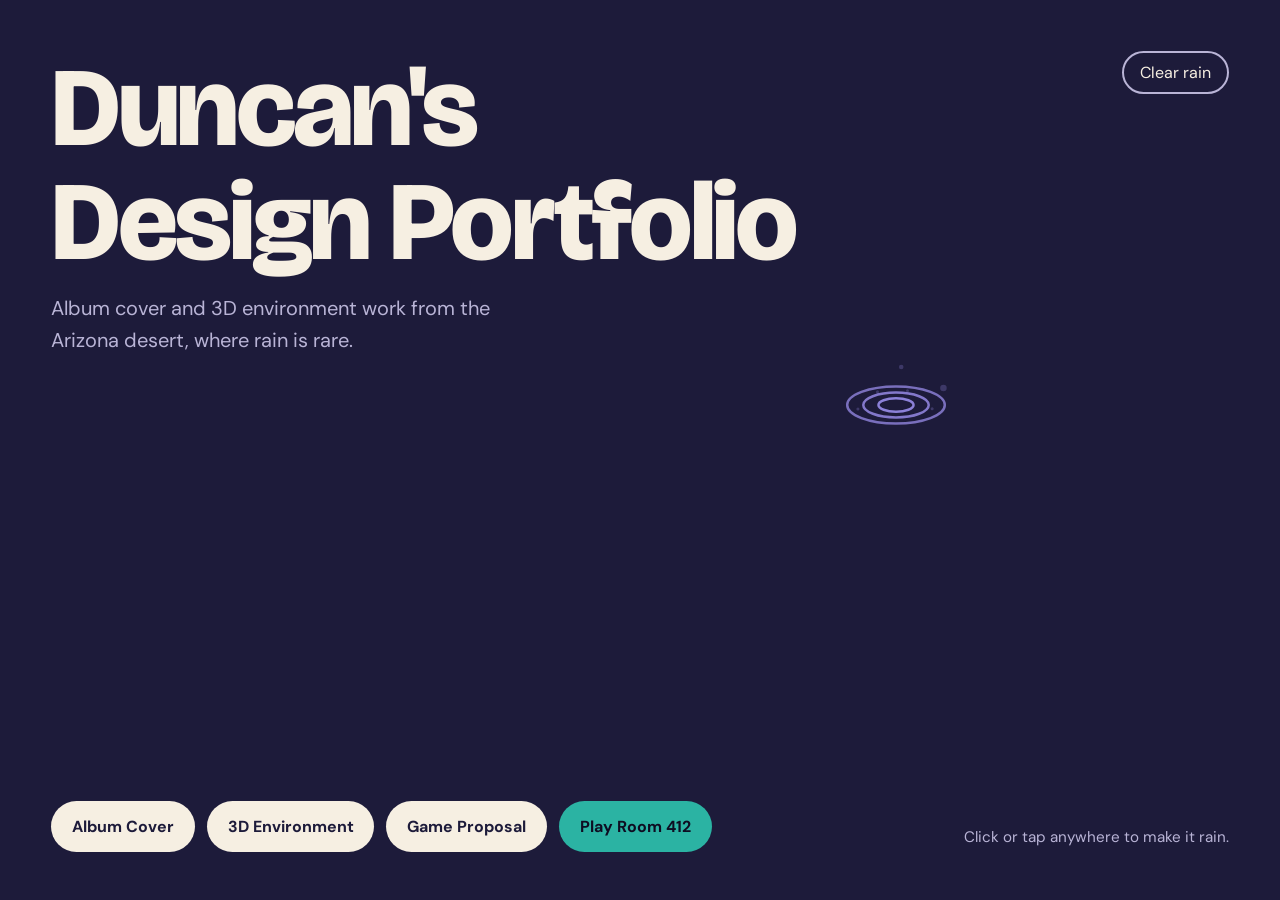
<file: index.html>
<!DOCTYPE html>
<html lang="en"><head><meta charset="utf-8">
<meta name="viewport" content="width=device-width,initial-scale=1">
<title>Duncan Sanders | Design Portfolio</title>
<link rel="preconnect" href="https://fonts.googleapis.com"><link href="https://fonts.googleapis.com/css2?family=Bricolage+Grotesque:wght@700;800&family=DM+Sans:wght@400;700&display=swap" rel="stylesheet">
<link rel="stylesheet" href="style.css?v=11"></head>
<body class="home">
<canvas id="art" aria-label="Interactive drawing area. Click or tap to make a raindrop fall."></canvas>
<header class="hero">
<h1>Duncan's<br>Design Portfolio</h1>
<p>Album cover and 3D environment work from the Arizona desert, where rain is rare.</p>
</header>
<button id="clear" type="button">Clear rain</button>
<nav class="links" aria-label="Projects">
<a href="album-cover.html">Album Cover</a>
<a href="environment.html">3D Environment</a>
<a href="hallucination-proposal.html">Game Proposal</a>
<a class="play" href="room-412.html">Play Room 412</a>
</nav>
<p class="hint">Click or tap anywhere to make it rain.</p>
<script src="art.js?v=7"></script>
</body></html>
</file>
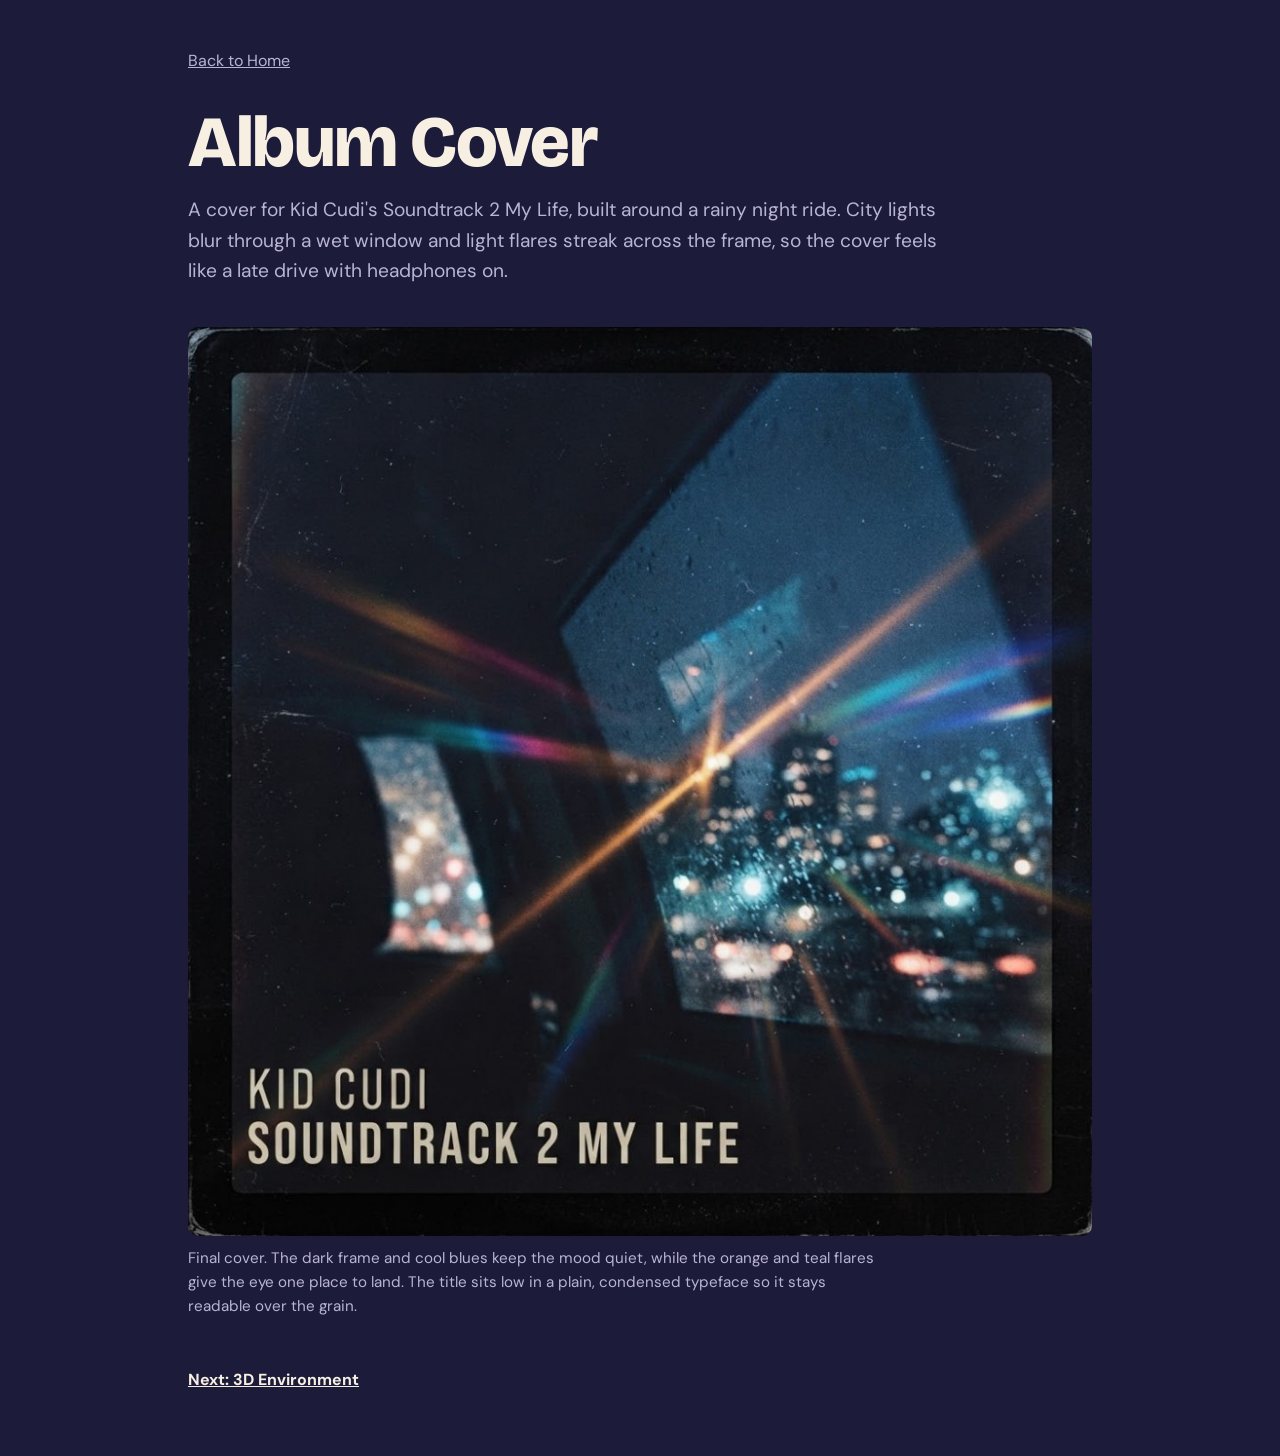
<file: album-cover.html>
<!DOCTYPE html>
<html lang="en"><head><meta charset="utf-8">
<meta name="viewport" content="width=device-width,initial-scale=1">
<title>Album Cover | Duncan Sanders </title>
<link rel="preconnect" href="https://fonts.googleapis.com"><link href="https://fonts.googleapis.com/css2?family=Bricolage+Grotesque:wght@700;800&family=DM+Sans:wght@400;700&display=swap" rel="stylesheet">
<link rel="stylesheet" href="style.css"></head>
<body><main class="page">
<a class="back" href="index.html">Back to Home</a>
<h1>Album Cover</h1>
<p class="lede">A cover for Kid Cudi's Soundtrack 2 My Life, built around a rainy night ride. City lights blur through a wet window and light flares streak across the frame, so the cover feels like a late drive with headphones on.</p>
<figure><img src="images/album-final.jpg" alt="Album cover for Kid Cudi, Soundtrack 2 My Life: a rainy car window at night with colorful light flares over blurred city lights">
<figcaption>Final cover. The dark frame and cool blues keep the mood quiet, while the orange and teal flares give the eye one place to land. The title sits low in a plain, condensed typeface so it stays readable over the grain.</figcaption></figure>
<p class="next"><a href="environment.html">Next: 3D Environment</a></p>
</main></body></html>
</file>
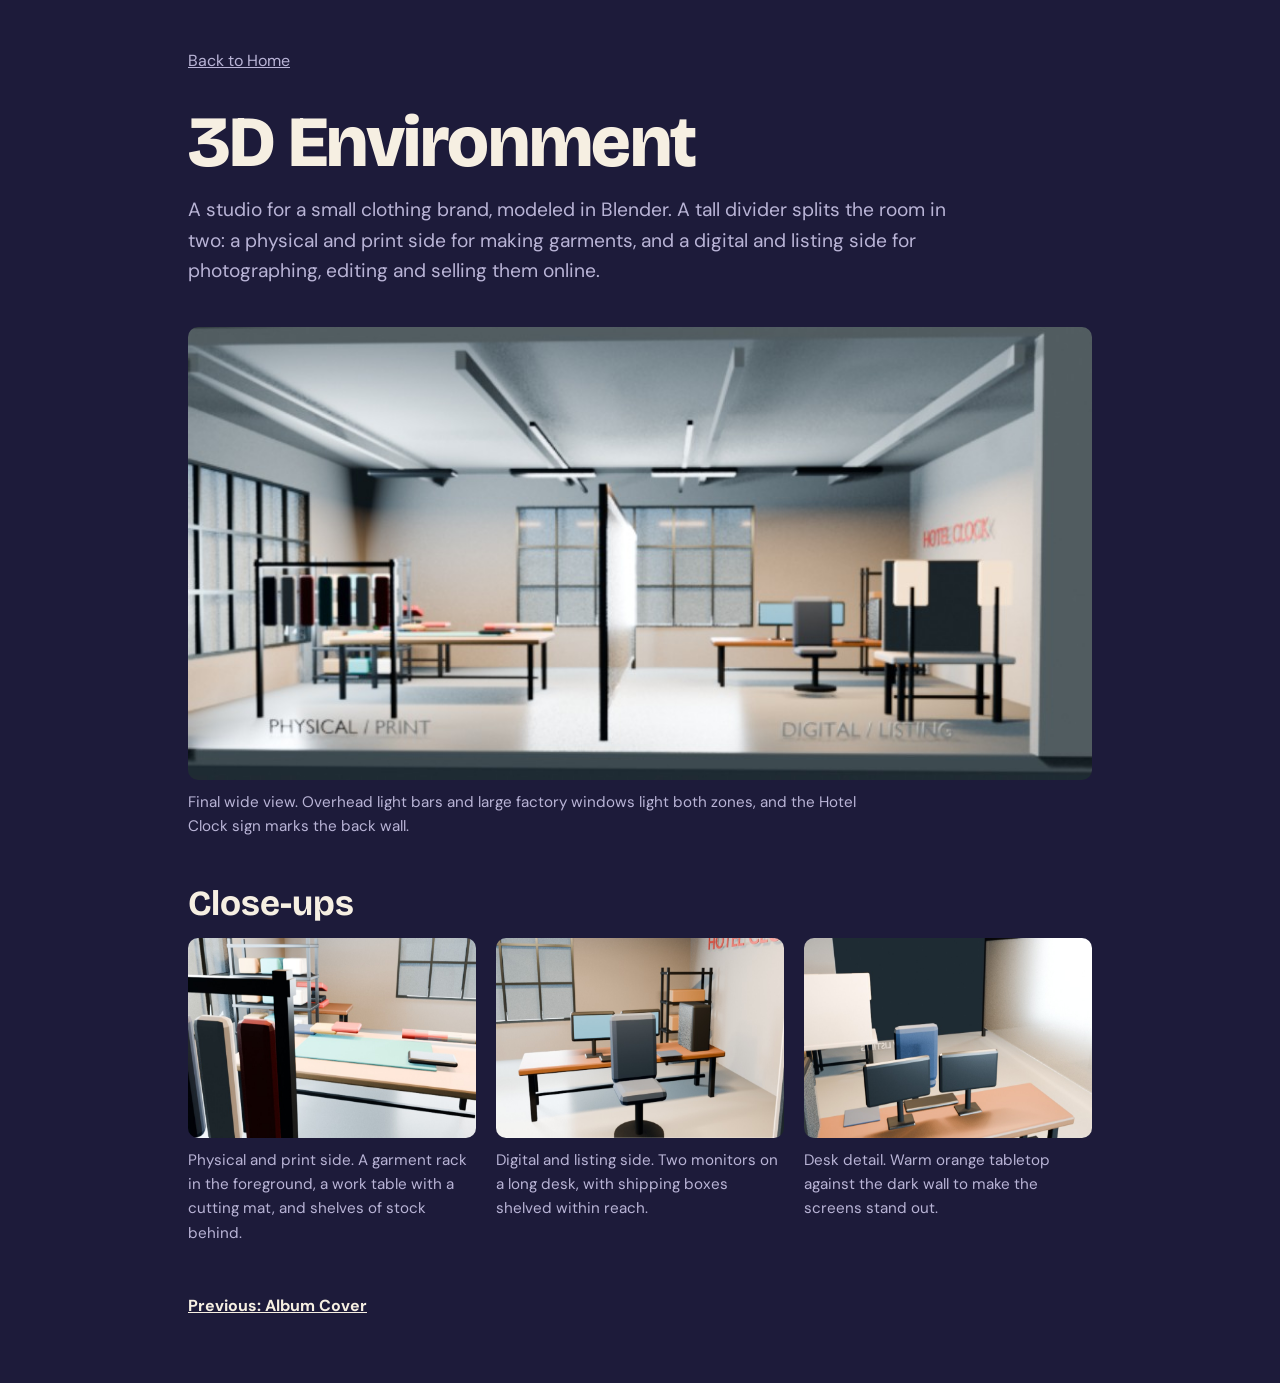
<file: environment.html>
<!DOCTYPE html>
<html lang="en"><head><meta charset="utf-8">
<meta name="viewport" content="width=device-width,initial-scale=1">
<title>3D Environment | Duncan Sanders</title>
<link rel="preconnect" href="https://fonts.googleapis.com"><link href="https://fonts.googleapis.com/css2?family=Bricolage+Grotesque:wght@700;800&family=DM+Sans:wght@400;700&display=swap" rel="stylesheet">
<link rel="stylesheet" href="style.css"></head>
<body><main class="page">
<a class="back" href="index.html">Back to Home</a>
<h1>3D Environment</h1>
<p class="lede">A studio for a small clothing brand, modeled in Blender. A tall divider splits the room in two: a physical and print side for making garments, and a digital and listing side for photographing, editing and selling them online.</p>
<figure><img src="images/env-final.jpg" alt="Wide view of the studio: a print area with a garment rack on the left and a computer desk area on the right, split by a divider">
<figcaption>Final wide view. Overhead light bars and large factory windows light both zones, and the Hotel Clock sign marks the back wall.</figcaption></figure>
<h2>Close-ups</h2>
<div class="grid">
<figure><img src="images/env-detail-3.jpg" alt="Print table with a teal mat, small stacked items and a shelving unit behind it"><figcaption>Physical and print side. A garment rack in the foreground, a work table with a cutting mat, and shelves of stock behind.</figcaption></figure>
<figure><img src="images/env-detail-2.jpg" alt="Desk with two monitors, an office chair, and a shelf of orange boxes"><figcaption>Digital and listing side. Two monitors on a long desk, with shipping boxes shelved within reach.</figcaption></figure>
<figure><img src="images/env-detail-1.jpg" alt="Close view of two monitors and a keyboard on an orange desk"><figcaption>Desk detail. Warm orange tabletop against the dark wall to make the screens stand out.</figcaption></figure>
</div>
<p class="next"><a href="album-cover.html">Previous: Album Cover</a></p>
</main></body></html>
</file>
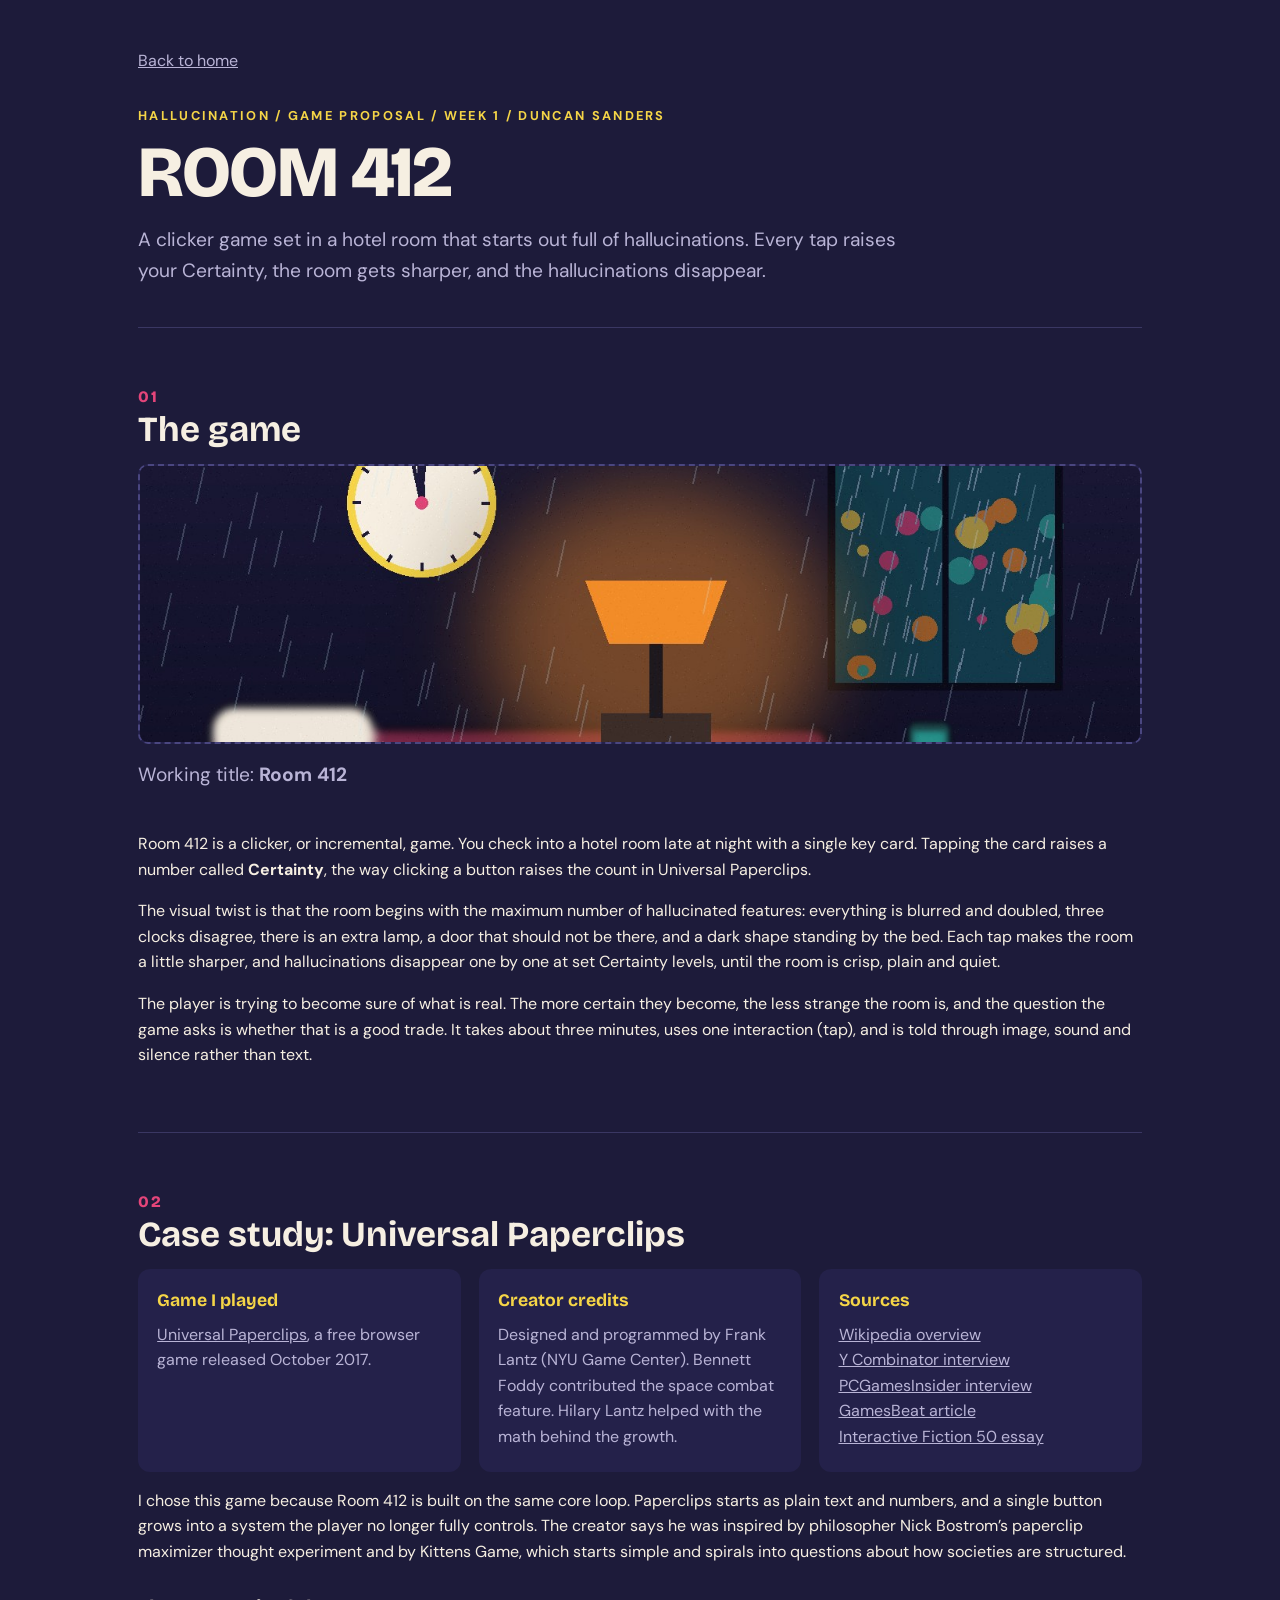
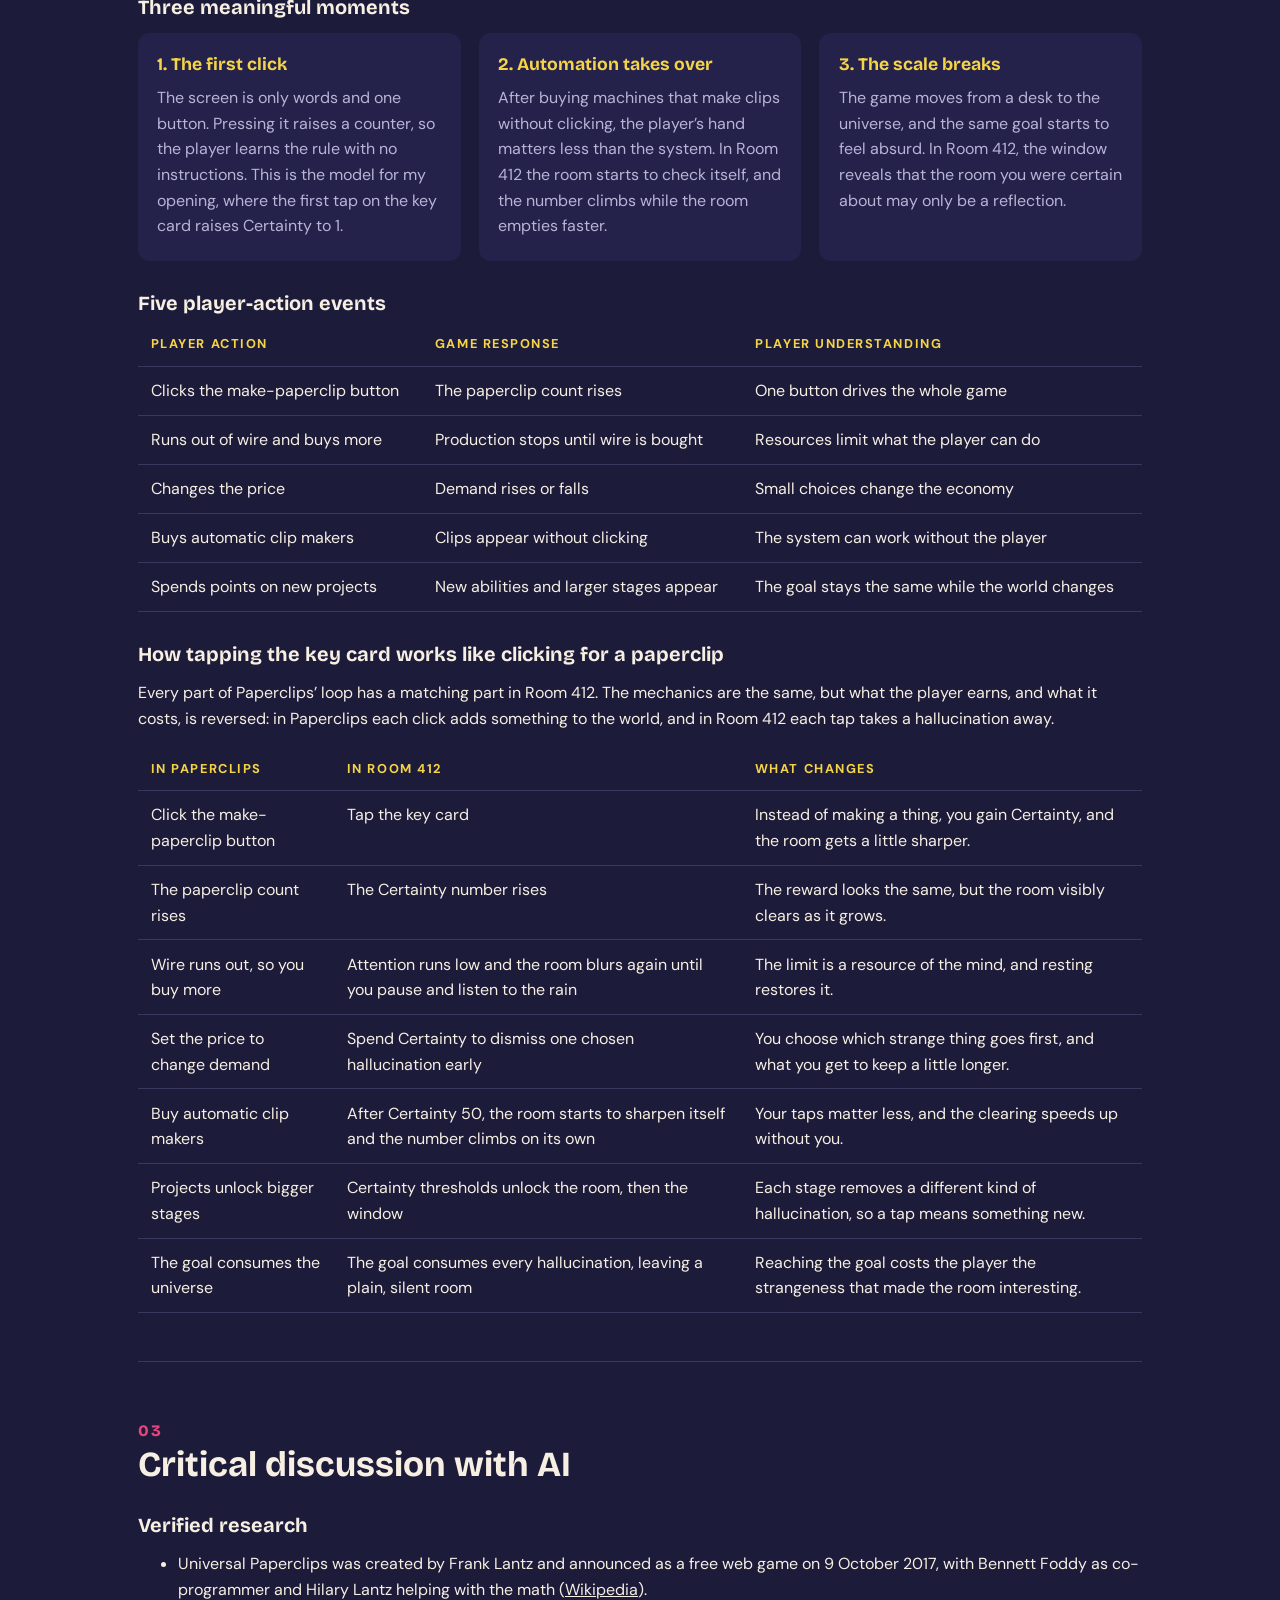
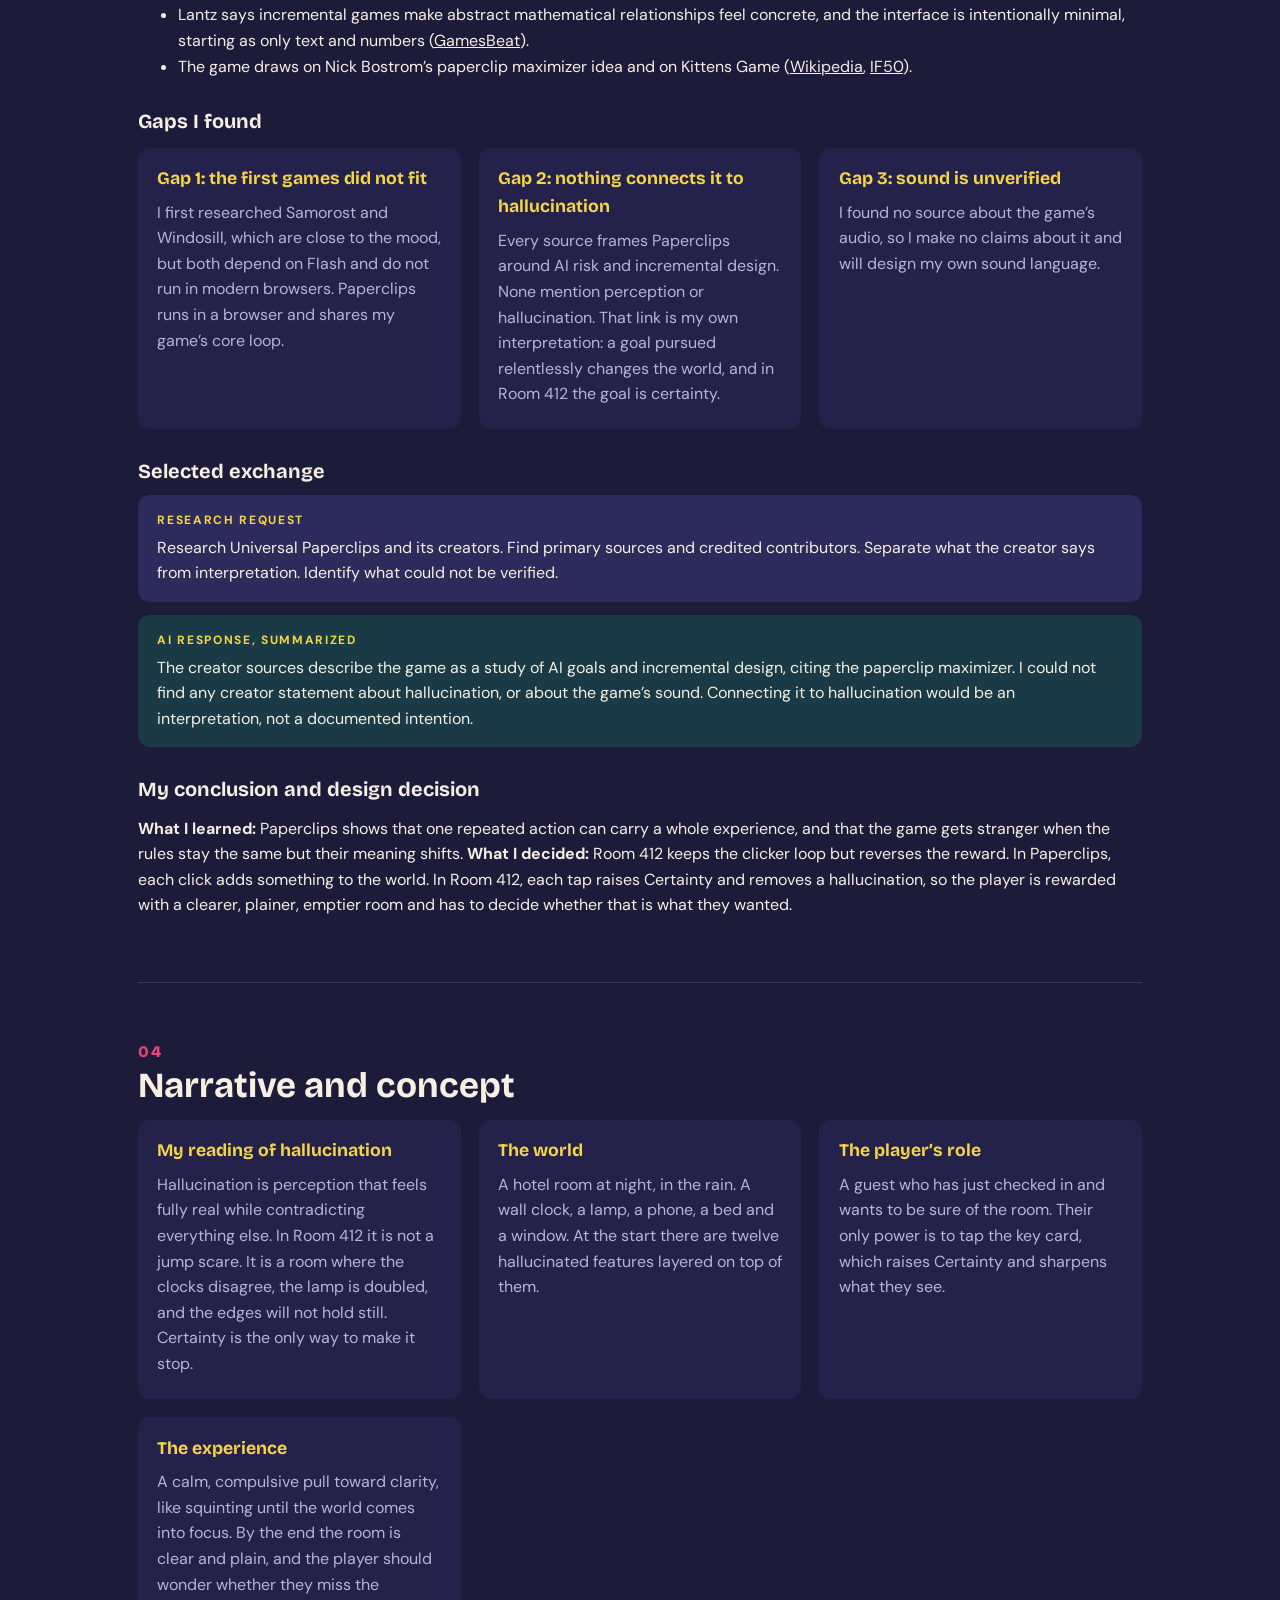
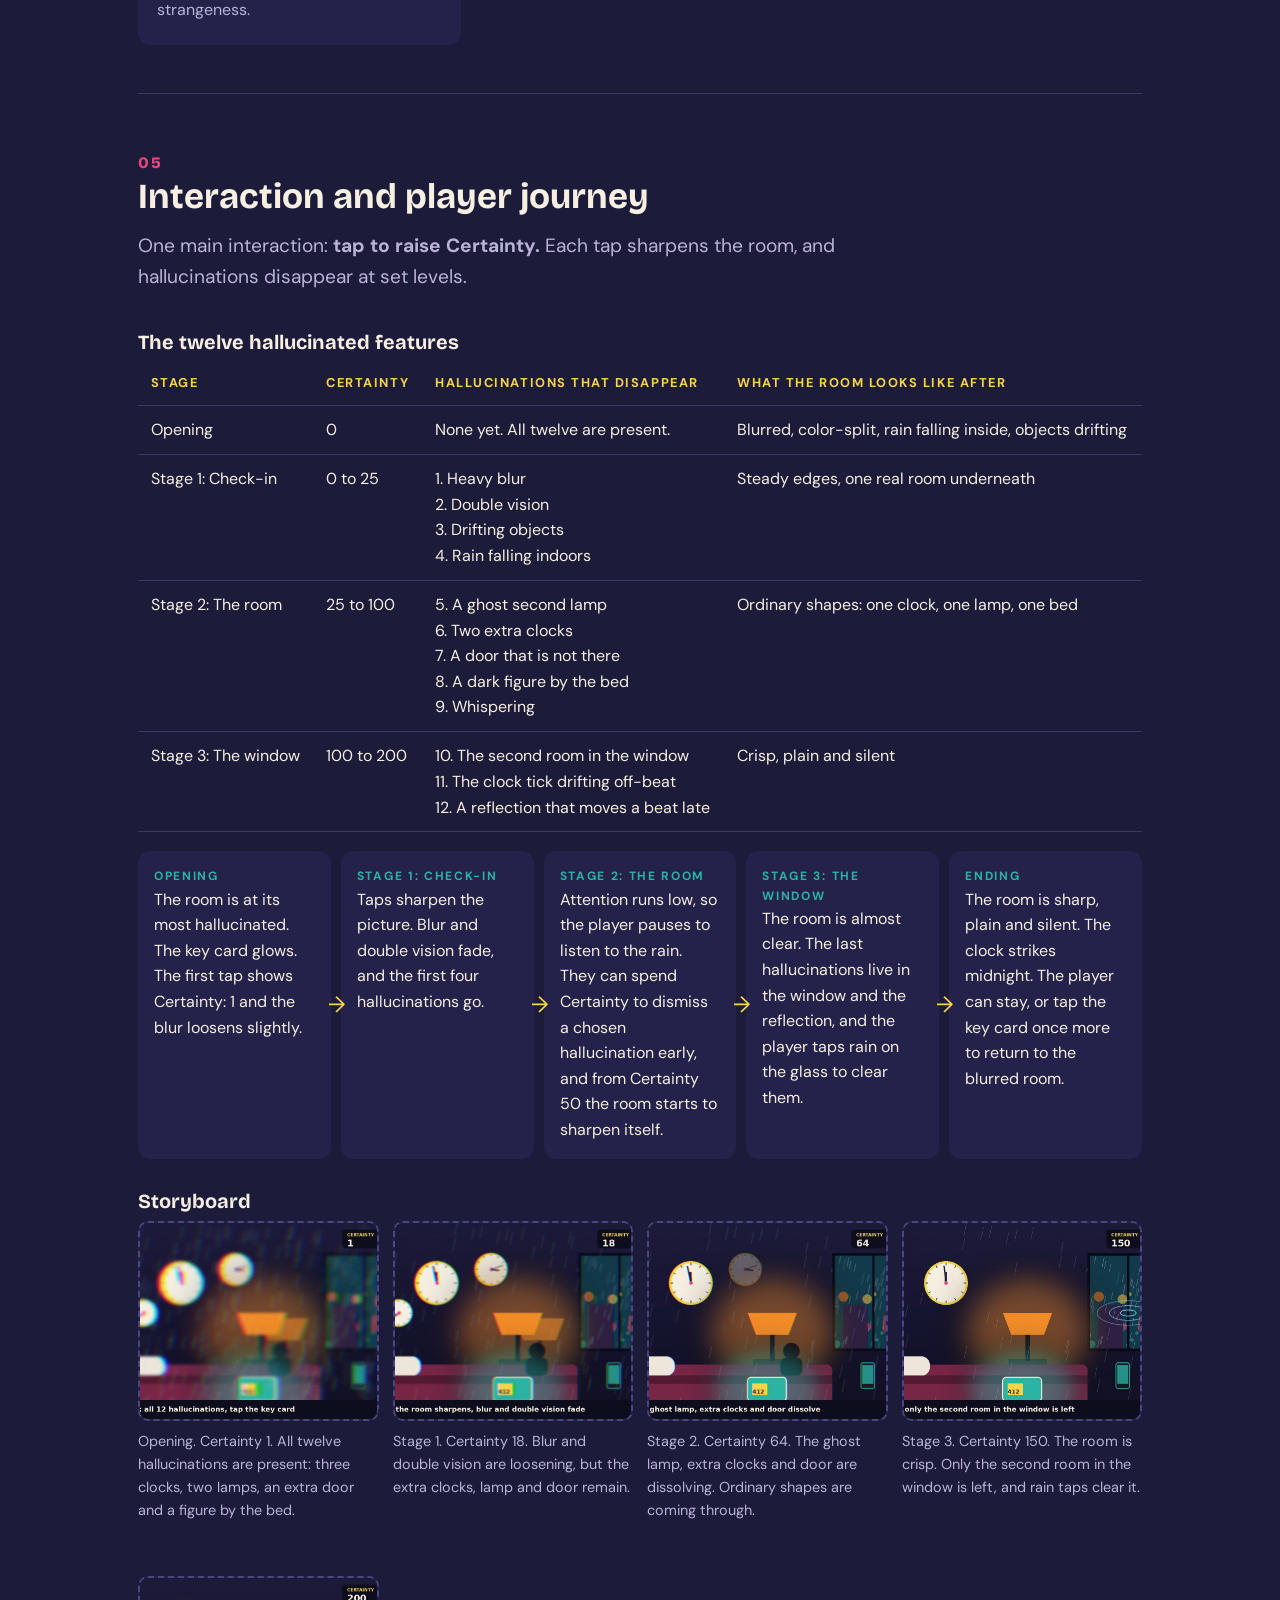
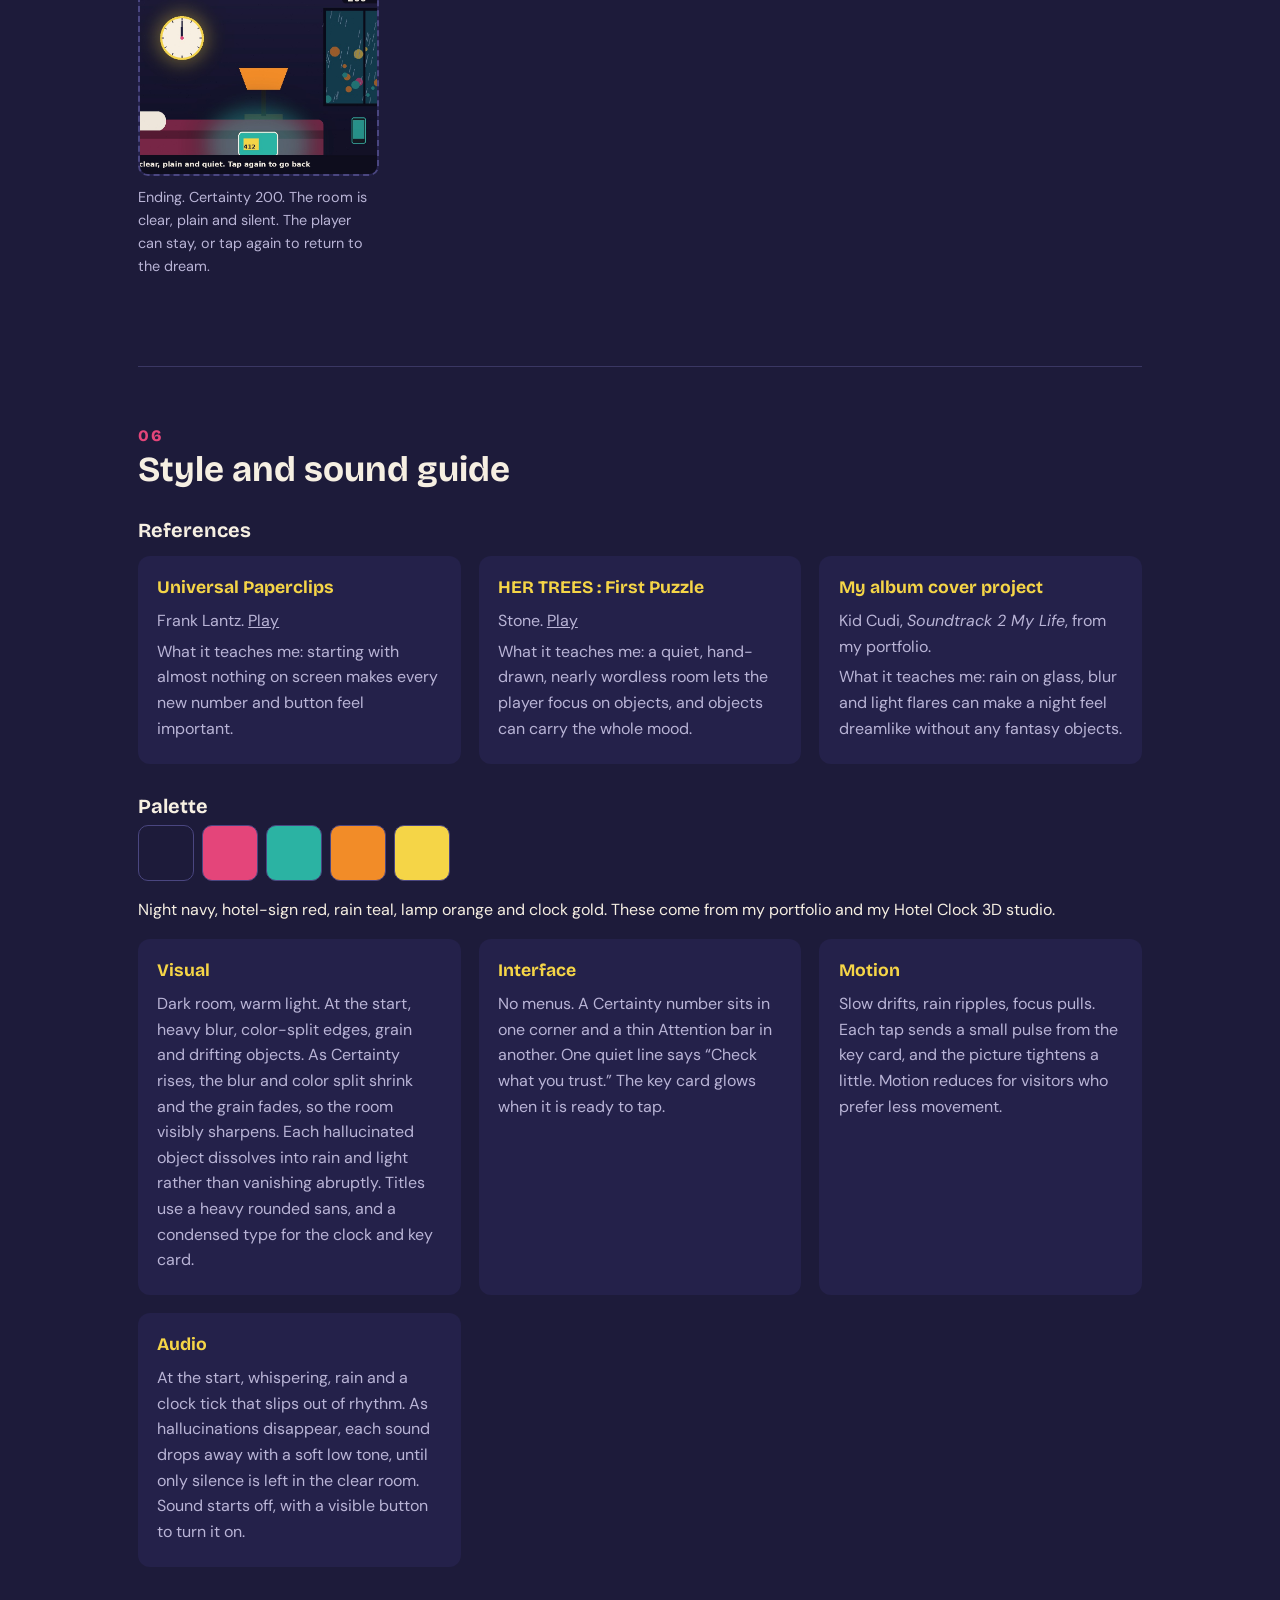
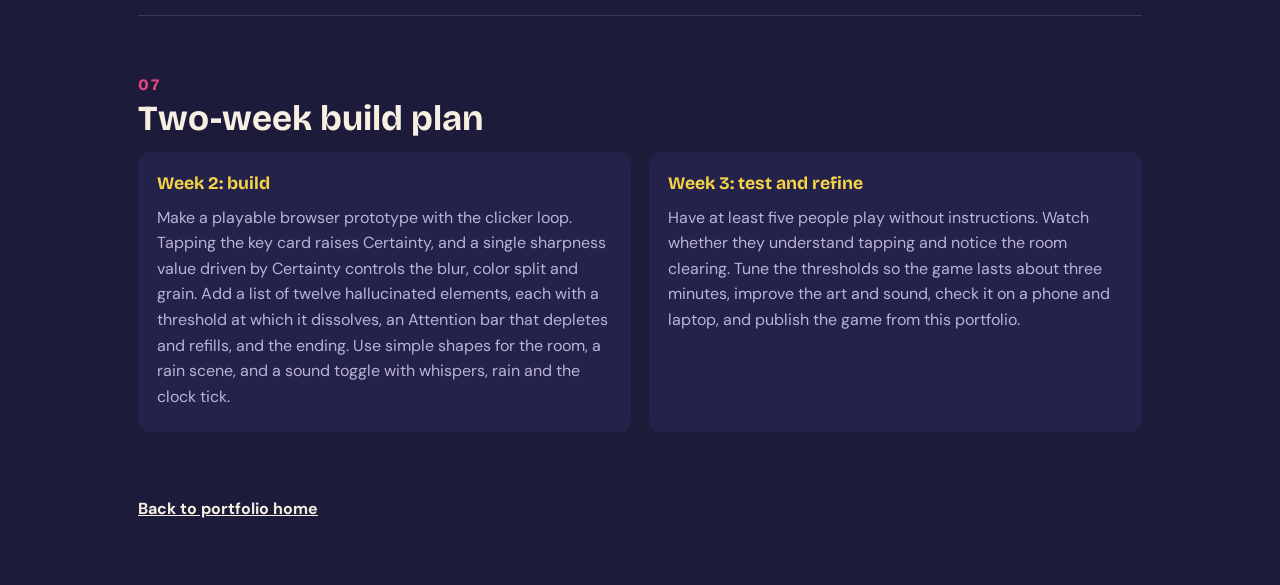
<file: hallucination-proposal.html>
<!DOCTYPE html>
<html lang="en"><head><meta charset="utf-8">
<meta name="viewport" content="width=device-width,initial-scale=1">
<title>Hallucination Game Proposal | Duncan Sanders</title>
<link rel="preconnect" href="https://fonts.googleapis.com"><link href="https://fonts.googleapis.com/css2?family=Bricolage+Grotesque:wght@700;800&family=DM+Sans:wght@400;700&display=swap" rel="stylesheet">
<link rel="stylesheet" href="style.css?v=9">
<style>
.wide{max-width:1100px}
.kicker{font-size:.8rem;letter-spacing:.18em;text-transform:uppercase;color:var(--gold);font-weight:700;margin:0 0 .6rem}
.glitch{position:relative;font-size:clamp(2.8rem,11vw,7.5rem);font-weight:800;letter-spacing:-.03em;animation:jit 3.2s infinite steps(1)}
@keyframes jit{0%,92%,100%{text-shadow:none}93%{text-shadow:4px 0 var(--pink),-4px 0 var(--teal)}95%{text-shadow:-6px 2px var(--orange),5px -2px var(--teal)}97%{text-shadow:3px 0 var(--pink)}}
section{padding:3.5rem 0 1rem;border-top:1px solid #3a3763;margin-top:2rem}
.num{font-family:"Bricolage Grotesque",sans-serif;color:var(--pink);font-size:1rem;font-weight:800;letter-spacing:.1em}
h2{margin-top:.2rem}
h3{font-size:1.25rem;margin:2rem 0 .6rem}
.todo{background:rgba(245,213,71,.12);border-left:4px solid var(--gold);padding:.7rem 1rem;border-radius:6px;margin:.8rem 0;font-size:.95rem}
.slot{position:relative;border:2px dashed #4a4680;border-radius:10px;min-height:200px;display:grid;place-items:center;text-align:center;color:var(--mute);padding:1rem;overflow:hidden;background:#24214a}
.slot img{position:absolute;inset:0;width:100%;height:100%;object-fit:cover;min-height:0;border-radius:0}
.cards{display:grid;grid-template-columns:repeat(auto-fit,minmax(240px,1fr));gap:18px;margin:1rem 0}
.card{background:#24214a;border-radius:12px;padding:1.1rem 1.2rem}
.card h4{margin:0 0 .4rem;font-family:"Bricolage Grotesque",sans-serif;font-size:1.1rem;color:var(--gold)}
.card p{margin:.3rem 0;color:var(--mute)}
.table{overflow-x:auto}
table{border-collapse:collapse;width:100%;min-width:640px}
th,td{text-align:left;padding:.7rem .8rem;border-bottom:1px solid #3a3763;vertical-align:top}
th{color:var(--gold);font-size:.8rem;letter-spacing:.12em;text-transform:uppercase}
.say{border-radius:12px;padding:1rem 1.2rem;margin:.8rem 0}
.you{background:#2d2a5c}.ai{background:#1a3b45}
.say b{display:block;font-size:.75rem;letter-spacing:.14em;text-transform:uppercase;color:var(--gold);margin-bottom:.3rem}
.flow{display:flex;flex-wrap:wrap;gap:10px;align-items:stretch;margin:1.2rem 0;padding:0;list-style:none}
.flow li{flex:1 1 150px;background:#24214a;border-radius:12px;padding:1rem;position:relative}
.flow li b{display:block;color:var(--teal);font-size:.75rem;letter-spacing:.14em;text-transform:uppercase}
.flow li:not(:last-child)::after{content:"\2192";position:absolute;right:-14px;top:50%;transform:translateY(-50%);color:var(--gold);font-size:1.4rem;z-index:2}
@media(max-width:700px){.flow li:not(:last-child)::after{content:"\2193";right:50%;top:auto;bottom:-20px;transform:translateX(50%)}.flow{gap:22px}}
.story{display:grid;grid-template-columns:repeat(auto-fit,minmax(200px,1fr));gap:14px}
.story figcaption{font-size:.9rem}
.swatches{display:flex;gap:8px;flex-wrap:wrap;margin:.6rem 0}
.swatches span{width:56px;height:56px;border-radius:10px;border:1px solid #4a4680}
.two{display:grid;grid-template-columns:repeat(auto-fit,minmax(280px,1fr));gap:18px}
</style></head>
<body><main class="page wide">
<a class="back" href="index.html">Back to home</a>

<header>
<p class="kicker">Hallucination / Game proposal / Week 1 / Duncan Sanders</p>
<h1 class="glitch">ROOM 412</h1>
<p class="lede">A clicker game set in a hotel room that starts out full of hallucinations. Every tap raises your Certainty, the room gets sharper, and the hallucinations disappear.</p>
</header>

<section id="intro">
<span class="num">01</span><h2>The game</h2>
<div class="slot" style="min-height:280px"><span>Night, rain on the window, a wall clock stuck at 11:58, and a single key card on the bed.<br><small>Working title: Room 412</small></span><img src="images/proposal/hero.jpg" alt="Key visual for Room 412: a hotel room at night with rain on the window" onerror="this.remove()"></div>
<p class="lede">Working title: <b>Room 412</b></p>
<p>Room 412 is a clicker, or incremental, game. You check into a hotel room late at night with a single key card. Tapping the card raises a number called <b>Certainty</b>, the way clicking a button raises the count in Universal Paperclips.</p>
<p>The visual twist is that the room begins with the maximum number of hallucinated features: everything is blurred and doubled, three clocks disagree, there is an extra lamp, a door that should not be there, and a dark shape standing by the bed. Each tap makes the room a little sharper, and hallucinations disappear one by one at set Certainty levels, until the room is crisp, plain and quiet.</p>
<p>The player is trying to become sure of what is real. The more certain they become, the less strange the room is, and the question the game asks is whether that is a good trade. It takes about three minutes, uses one interaction (tap), and is told through image, sound and silence rather than text.</p>
</section>

<section id="case-study">
<span class="num">02</span><h2>Case study: Universal Paperclips</h2>
<div class="cards">
<div class="card"><h4>Game I played</h4><p><a href="https://www.decisionproblem.com/paperclips/index2.html">Universal Paperclips</a>, a free browser game released October 2017.</p></div>
<div class="card"><h4>Creator credits</h4><p>Designed and programmed by Frank Lantz (NYU Game Center). Bennett Foddy contributed the space combat feature. Hilary Lantz helped with the math behind the growth.</p></div>
<div class="card"><h4>Sources</h4><p><a href="https://en.wikipedia.org/wiki/Universal_Paperclips">Wikipedia overview</a><br><a href="https://blog.ycombinator.com/frank-lantz-director-of-nyus-game-center-and-creator-of-universal-paperclips">Y Combinator interview</a><br><a href="https://www.pcgamesinsider.biz/interviews-and-opinion/66271/interview-paperclips-developer-frank-lantz/">PCGamesInsider interview</a><br><a href="https://gamesbeat.com/this-clicker-game-lets-you-take-over-the-world-with-paper-clips/">GamesBeat article</a><br><a href="https://if50.substack.com/p/2017-universal-paperclips">Interactive Fiction 50 essay</a></p></div>
</div>
<p>I chose this game because Room 412 is built on the same core loop. Paperclips starts as plain text and numbers, and a single button grows into a system the player no longer fully controls. The creator says he was inspired by philosopher Nick Bostrom’s paperclip maximizer thought experiment and by Kittens Game, which starts simple and spirals into questions about how societies are structured.</p>
<h3>Three meaningful moments</h3>
<div class="cards">
<div class="card"><h4>1. The first click</h4><p>The screen is only words and one button. Pressing it raises a counter, so the player learns the rule with no instructions. This is the model for my opening, where the first tap on the key card raises Certainty to 1.</p></div>
<div class="card"><h4>2. Automation takes over</h4><p>After buying machines that make clips without clicking, the player’s hand matters less than the system. In Room 412 the room starts to check itself, and the number climbs while the room empties faster.</p></div>
<div class="card"><h4>3. The scale breaks</h4><p>The game moves from a desk to the universe, and the same goal starts to feel absurd. In Room 412, the window reveals that the room you were certain about may only be a reflection.</p></div>
</div>
<h3>Five player-action events</h3>
<div class="table"><table>
<tr><th>Player action</th><th>Game response</th><th>Player understanding</th></tr>
<tr><td>Clicks the make-paperclip button</td><td>The paperclip count rises</td><td>One button drives the whole game</td></tr>
<tr><td>Runs out of wire and buys more</td><td>Production stops until wire is bought</td><td>Resources limit what the player can do</td></tr>
<tr><td>Changes the price</td><td>Demand rises or falls</td><td>Small choices change the economy</td></tr>
<tr><td>Buys automatic clip makers</td><td>Clips appear without clicking</td><td>The system can work without the player</td></tr>
<tr><td>Spends points on new projects</td><td>New abilities and larger stages appear</td><td>The goal stays the same while the world changes</td></tr>
</table></div>
<h3>How tapping the key card works like clicking for a paperclip</h3>
<p>Every part of Paperclips’ loop has a matching part in Room 412. The mechanics are the same, but what the player earns, and what it costs, is reversed: in Paperclips each click adds something to the world, and in Room 412 each tap takes a hallucination away.</p>
<div class="table"><table>
<tr><th>In Paperclips</th><th>In Room 412</th><th>What changes</th></tr>
<tr><td>Click the make-paperclip button</td><td>Tap the key card</td><td>Instead of making a thing, you gain Certainty, and the room gets a little sharper.</td></tr>
<tr><td>The paperclip count rises</td><td>The Certainty number rises</td><td>The reward looks the same, but the room visibly clears as it grows.</td></tr>
<tr><td>Wire runs out, so you buy more</td><td>Attention runs low and the room blurs again until you pause and listen to the rain</td><td>The limit is a resource of the mind, and resting restores it.</td></tr>
<tr><td>Set the price to change demand</td><td>Spend Certainty to dismiss one chosen hallucination early</td><td>You choose which strange thing goes first, and what you get to keep a little longer.</td></tr>
<tr><td>Buy automatic clip makers</td><td>After Certainty 50, the room starts to sharpen itself and the number climbs on its own</td><td>Your taps matter less, and the clearing speeds up without you.</td></tr>
<tr><td>Projects unlock bigger stages</td><td>Certainty thresholds unlock the room, then the window</td><td>Each stage removes a different kind of hallucination, so a tap means something new.</td></tr>
<tr><td>The goal consumes the universe</td><td>The goal consumes every hallucination, leaving a plain, silent room</td><td>Reaching the goal costs the player the strangeness that made the room interesting.</td></tr>
</table></div>
</section>

<section id="ai">
<span class="num">03</span><h2>Critical discussion with AI</h2>
<h3>Verified research</h3>
<ul>
<li>Universal Paperclips was created by Frank Lantz and announced as a free web game on 9 October 2017, with Bennett Foddy as co-programmer and Hilary Lantz helping with the math (<a href="https://en.wikipedia.org/wiki/Universal_Paperclips">Wikipedia</a>).</li>
<li>Lantz says incremental games make abstract mathematical relationships feel concrete, and the interface is intentionally minimal, starting as only text and numbers (<a href="https://gamesbeat.com/this-clicker-game-lets-you-take-over-the-world-with-paper-clips/">GamesBeat</a>).</li>
<li>The game draws on Nick Bostrom’s paperclip maximizer idea and on Kittens Game (<a href="https://en.wikipedia.org/wiki/Universal_Paperclips">Wikipedia</a>, <a href="https://if50.substack.com/p/2017-universal-paperclips">IF50</a>).</li>
</ul>
<h3>Gaps I found</h3>
<div class="cards">
<div class="card"><h4>Gap 1: the first games did not fit</h4><p>I first researched Samorost and Windosill, which are close to the mood, but both depend on Flash and do not run in modern browsers. Paperclips runs in a browser and shares my game’s core loop.</p></div>
<div class="card"><h4>Gap 2: nothing connects it to hallucination</h4><p>Every source frames Paperclips around AI risk and incremental design. None mention perception or hallucination. That link is my own interpretation: a goal pursued relentlessly changes the world, and in Room 412 the goal is certainty.</p></div>
<div class="card"><h4>Gap 3: sound is unverified</h4><p>I found no source about the game’s audio, so I make no claims about it and will design my own sound language.</p></div>
</div>
<h3>Selected exchange</h3>
<div class="say you"><b>Research request</b>Research Universal Paperclips and its creators. Find primary sources and credited contributors. Separate what the creator says from interpretation. Identify what could not be verified.</div>
<div class="say ai"><b>AI response, summarized</b>The creator sources describe the game as a study of AI goals and incremental design, citing the paperclip maximizer. I could not find any creator statement about hallucination, or about the game’s sound. Connecting it to hallucination would be an interpretation, not a documented intention.</div>
<h3>My conclusion and design decision</h3>
<p><b>What I learned:</b> Paperclips shows that one repeated action can carry a whole experience, and that the game gets stranger when the rules stay the same but their meaning shifts. <b>What I decided:</b> Room 412 keeps the clicker loop but reverses the reward. In Paperclips, each click adds something to the world. In Room 412, each tap raises Certainty and removes a hallucination, so the player is rewarded with a clearer, plainer, emptier room and has to decide whether that is what they wanted.</p>
</section>

<section id="narrative">
<span class="num">04</span><h2>Narrative and concept</h2>
<div class="two">
<div class="card"><h4>My reading of hallucination</h4><p>Hallucination is perception that feels fully real while contradicting everything else. In Room 412 it is not a jump scare. It is a room where the clocks disagree, the lamp is doubled, and the edges will not hold still. Certainty is the only way to make it stop.</p></div>
<div class="card"><h4>The world</h4><p>A hotel room at night, in the rain. A wall clock, a lamp, a phone, a bed and a window. At the start there are twelve hallucinated features layered on top of them.</p></div>
<div class="card"><h4>The player’s role</h4><p>A guest who has just checked in and wants to be sure of the room. Their only power is to tap the key card, which raises Certainty and sharpens what they see.</p></div>
<div class="card"><h4>The experience</h4><p>A calm, compulsive pull toward clarity, like squinting until the world comes into focus. By the end the room is clear and plain, and the player should wonder whether they miss the strangeness.</p></div>
</div>
</section>

<section id="journey">
<span class="num">05</span><h2>Interaction and player journey</h2>
<p class="lede">One main interaction: <b>tap to raise Certainty.</b> Each tap sharpens the room, and hallucinations disappear at set levels.</p>
<h3>The twelve hallucinated features</h3>
<div class="table"><table>
<tr><th>Stage</th><th>Certainty</th><th>Hallucinations that disappear</th><th>What the room looks like after</th></tr>
<tr><td>Opening</td><td>0</td><td>None yet. All twelve are present.</td><td>Blurred, color-split, rain falling inside, objects drifting</td></tr>
<tr><td>Stage 1: Check-in</td><td>0 to 25</td><td>1. Heavy blur<br>2. Double vision<br>3. Drifting objects<br>4. Rain falling indoors</td><td>Steady edges, one real room underneath</td></tr>
<tr><td>Stage 2: The room</td><td>25 to 100</td><td>5. A ghost second lamp<br>6. Two extra clocks<br>7. A door that is not there<br>8. A dark figure by the bed<br>9. Whispering</td><td>Ordinary shapes: one clock, one lamp, one bed</td></tr>
<tr><td>Stage 3: The window</td><td>100 to 200</td><td>10. The second room in the window<br>11. The clock tick drifting off-beat<br>12. A reflection that moves a beat late</td><td>Crisp, plain and silent</td></tr>
</table></div>
<ol class="flow">
<li><b>Opening</b>The room is at its most hallucinated. The key card glows. The first tap shows Certainty: 1 and the blur loosens slightly.</li>
<li><b>Stage 1: Check-in</b>Taps sharpen the picture. Blur and double vision fade, and the first four hallucinations go.</li>
<li><b>Stage 2: The room</b>Attention runs low, so the player pauses to listen to the rain. They can spend Certainty to dismiss a chosen hallucination early, and from Certainty 50 the room starts to sharpen itself.</li>
<li><b>Stage 3: The window</b>The room is almost clear. The last hallucinations live in the window and the reflection, and the player taps rain on the glass to clear them.</li>
<li><b>Ending</b>The room is sharp, plain and silent. The clock strikes midnight. The player can stay, or tap the key card once more to return to the blurred room.</li>
</ol>
<h3>Storyboard</h3>
<div class="story">
<figure><div class="slot"><span>Frame 1</span><img src="images/proposal/story-1.jpg" alt="Storyboard frame 1: the room at its most hallucinated, with blur, color split, three clocks, two lamps, an extra door and a dark figure" onerror="this.remove()"></div><figcaption>Opening. Certainty 1. All twelve hallucinations are present: three clocks, two lamps, an extra door and a figure by the bed.</figcaption></figure>
<figure><div class="slot"><span>Frame 2</span><img src="images/proposal/story-2.jpg" alt="Storyboard frame 2: the room slightly sharper, extras still present" onerror="this.remove()"></div><figcaption>Stage 1. Certainty 18. Blur and double vision are loosening, but the extra clocks, lamp and door remain.</figcaption></figure>
<figure><div class="slot"><span>Frame 3</span><img src="images/proposal/story-3.jpg" alt="Storyboard frame 3: most hallucinations faded, one lamp and one main clock visible" onerror="this.remove()"></div><figcaption>Stage 2. Certainty 64. The ghost lamp, extra clocks and door are dissolving. Ordinary shapes are coming through.</figcaption></figure>
<figure><div class="slot"><span>Frame 4</span><img src="images/proposal/story-4.jpg" alt="Storyboard frame 4: a crisp room with only the second room in the window left" onerror="this.remove()"></div><figcaption>Stage 3. Certainty 150. The room is crisp. Only the second room in the window is left, and rain taps clear it.</figcaption></figure>
<figure><div class="slot"><span>Frame 5</span><img src="images/proposal/story-5.jpg" alt="Storyboard frame 5: a clear, plain, quiet room at midnight" onerror="this.remove()"></div><figcaption>Ending. Certainty 200. The room is clear, plain and silent. The player can stay, or tap again to return to the dream.</figcaption></figure>
</div>
</section>

<section id="style">
<span class="num">06</span><h2>Style and sound guide</h2>
<h3>References</h3>
<div class="cards">
<div class="card"><h4>Universal Paperclips</h4><p>Frank Lantz. <a href="https://www.decisionproblem.com/paperclips/index2.html">Play</a></p><p>What it teaches me: starting with almost nothing on screen makes every new number and button feel important.</p></div>
<div class="card"><h4>HER TREES : First Puzzle</h4><p>Stone. <a href="https://treespuzzle.com/play/first-puzzle/">Play</a></p><p>What it teaches me: a quiet, hand-drawn, nearly wordless room lets the player focus on objects, and objects can carry the whole mood.</p></div>
<div class="card"><h4>My album cover project</h4><p>Kid Cudi, <i>Soundtrack 2 My Life</i>, from my portfolio.</p><p>What it teaches me: rain on glass, blur and light flares can make a night feel dreamlike without any fantasy objects.</p></div>
</div>
<h3>Palette</h3>
<div class="swatches"><span style="background:#1d1b3a"></span><span style="background:#e4457a"></span><span style="background:#2bb3a3"></span><span style="background:#f28c28"></span><span style="background:#f5d547"></span></div>
<p>Night navy, hotel-sign red, rain teal, lamp orange and clock gold. These come from my portfolio and my Hotel Clock 3D studio.</p>
<div class="two">
<div class="card"><h4>Visual</h4><p>Dark room, warm light. At the start, heavy blur, color-split edges, grain and drifting objects. As Certainty rises, the blur and color split shrink and the grain fades, so the room visibly sharpens. Each hallucinated object dissolves into rain and light rather than vanishing abruptly. Titles use a heavy rounded sans, and a condensed type for the clock and key card.</p></div>
<div class="card"><h4>Interface</h4><p>No menus. A Certainty number sits in one corner and a thin Attention bar in another. One quiet line says “Check what you trust.” The key card glows when it is ready to tap.</p></div>
<div class="card"><h4>Motion</h4><p>Slow drifts, rain ripples, focus pulls. Each tap sends a small pulse from the key card, and the picture tightens a little. Motion reduces for visitors who prefer less movement.</p></div>
<div class="card"><h4>Audio</h4><p>At the start, whispering, rain and a clock tick that slips out of rhythm. As hallucinations disappear, each sound drops away with a soft low tone, until only silence is left in the clear room. Sound starts off, with a visible button to turn it on.</p></div>
</div>
</section>

<section id="plan">
<span class="num">07</span><h2>Two-week build plan</h2>
<div class="two">
<div class="card"><h4>Week 2: build</h4><p>Make a playable browser prototype with the clicker loop. Tapping the key card raises Certainty, and a single sharpness value driven by Certainty controls the blur, color split and grain. Add a list of twelve hallucinated elements, each with a threshold at which it dissolves, an Attention bar that depletes and refills, and the ending. Use simple shapes for the room, a rain scene, and a sound toggle with whispers, rain and the clock tick.</p></div>
<div class="card"><h4>Week 3: test and refine</h4><p>Have at least five people play without instructions. Watch whether they understand tapping and notice the room clearing. Tune the thresholds so the game lasts about three minutes, improve the art and sound, check it on a phone and laptop, and publish the game from this portfolio.</p></div>
</div>
</section>

<p class="next"><a href="index.html">Back to portfolio home</a></p>
</main></body></html>
</file>
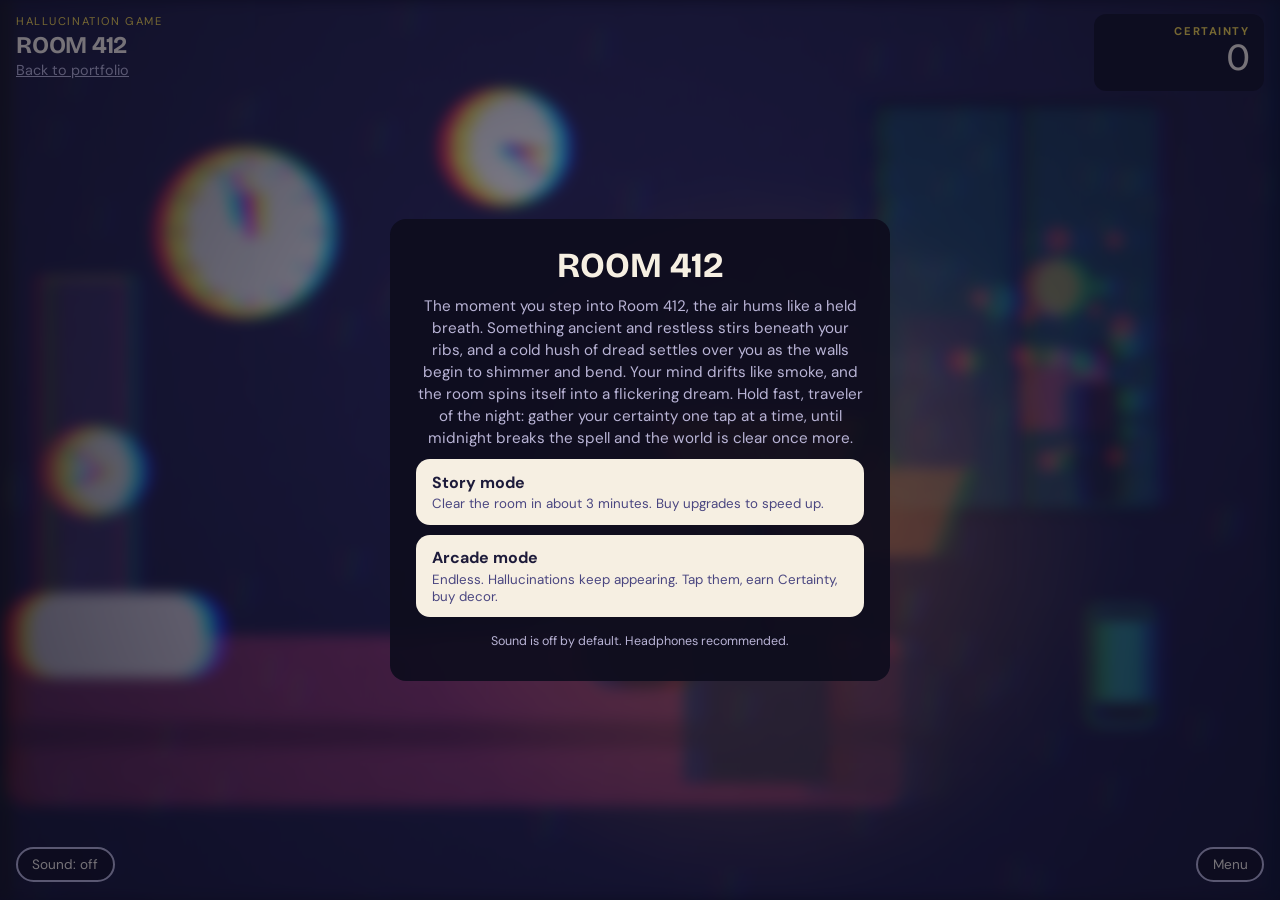
<file: room-412 (1).html>
<!DOCTYPE html>
<html lang="en"><head>
<meta charset="utf-8">
<meta name="viewport" content="width=device-width,initial-scale=1,viewport-fit=cover">
<title>Room 412 | Duncan Sanders</title>
<link rel="preconnect" href="https://fonts.googleapis.com"><link href="https://fonts.googleapis.com/css2?family=Bricolage+Grotesque:wght@700;800&family=DM+Sans:wght@400;700&display=swap" rel="stylesheet">
<style>
:root{--bg:#0e0d22;--ink:#f6efe2;--mute:#b9b4d6;--pink:#e4457a;--teal:#2bb3a3;--gold:#f5d547;--panel:rgba(14,13,30,.92)}
*{box-sizing:border-box}
html,body{margin:0;height:100%;background:var(--bg);color:var(--ink);font-family:"DM Sans",system-ui,sans-serif;overflow:hidden;-webkit-user-select:none;user-select:none;-webkit-tap-highlight-color:transparent}
button{font-family:inherit}
#room{position:fixed;inset:0;width:100%;height:100%;display:block}
.hud{position:fixed;z-index:5}
#top{left:max(16px,env(safe-area-inset-left));top:max(14px,env(safe-area-inset-top))}
#top a{color:var(--mute);font-size:.9rem}
#top h1{margin:.2rem 0 0;font-family:"Bricolage Grotesque",sans-serif;font-size:1.5rem;letter-spacing:-.01em}
#top small{display:block;color:var(--gold);letter-spacing:.14em;text-transform:uppercase;font-size:.7rem}
#score{right:max(16px,env(safe-area-inset-right));top:max(14px,env(safe-area-inset-top));background:var(--panel);border-radius:12px;padding:.6rem .9rem;text-align:right;min-width:170px}
#score b{display:block;font-size:.7rem;letter-spacing:.14em;color:var(--gold)}
#cert{font-family:"Bricolage Grotesque",sans-serif;font-size:2.4rem;line-height:1}
#rate{font-size:.8rem;color:var(--ink);margin-top:.1rem}
#hall{font-size:.8rem;color:var(--mute);margin-top:.15rem}
#stage{font-size:.8rem;color:var(--teal);margin-top:.1rem}
#progw{height:5px;border-radius:99px;background:rgba(246,239,226,.15);margin-top:.4rem;overflow:hidden}
#progf{height:100%;width:0;background:var(--gold)}
#shopbtn{left:0;top:0;z-index:7;width:68px;height:126px;padding:6px;background:#181822;border:3px solid var(--teal);border-radius:14px;cursor:pointer;box-shadow:0 0 18px rgba(43,179,163,.55)}
#shopbtn .scr{display:flex;flex-direction:column;align-items:center;justify-content:center;gap:6px;width:100%;height:100%;border-radius:8px;background:rgba(43,179,163,.85);color:#0e0d22;font-weight:800;font-size:.85rem}
#shopbtn .scr i{font-style:normal;background:var(--pink);color:#fff;border-radius:99px;min-width:22px;padding:1px 6px;font-size:.75rem}
#shopbtn .scr i:empty{display:none}
#shopbtn[aria-expanded=true]{border-color:var(--gold)}
#shopbtn:hover{filter:brightness(1.15)}
body.shopopen #shopbtn{display:none}
#shophd{display:flex;justify-content:flex-end;padding:.45rem .5rem 0}
#shopx{width:30px;height:30px;border-radius:50%;border:0;background:#e0364b;color:#fff;font-weight:800;font-size:1.1rem;line-height:1;cursor:pointer}
#shopx:focus-visible{outline:3px solid var(--gold);outline-offset:2px}
#clk{font-family:"Courier New",monospace;font-weight:700;font-size:1.5rem;color:#ff5a7a;text-shadow:0 0 10px rgba(255,90,122,.7);margin-top:.35rem;letter-spacing:.06em}
#goal{font-size:.75rem;color:var(--mute)}
.item{grid-template-columns:auto 1fr auto;align-items:center;gap:.6rem}
.item .tx{display:flex;flex-direction:column}.item .ds,.item .cost{grid-column:auto;grid-row:auto}
#items.grid{display:grid;grid-template-columns:repeat(3,1fr);gap:.8rem .3rem;padding:.8rem .6rem}
.app{background:none;border:0;color:var(--ink);display:flex;flex-direction:column;align-items:center;gap:.2rem;cursor:pointer;position:relative;padding:0;font-size:.72rem;font-weight:700;text-align:center}
.app .ic{width:58px;height:58px;border-radius:14px;overflow:hidden;position:relative;background:#3a3763}.app .ic svg{width:58px;height:58px;display:block}
.app .n{position:absolute;top:-4px;right:6px;background:var(--pink);color:#fff;border-radius:99px;min-width:20px;padding:0 5px;font-size:.7rem;line-height:20px;z-index:1}.app .n:empty{display:none}
.app .pr{color:var(--gold);font-size:.7rem}.app.poor .ic,.app.poor .pr{opacity:.5}.app.owned .pr{color:var(--teal)}
.app:focus-visible,.buy:focus-visible,.back:focus-visible{outline:3px solid var(--gold);border-radius:10px}
.det{padding:.8rem;display:flex;flex-direction:column;gap:.6rem}.det .hd{display:flex;gap:.7rem;align-items:center}
.det .hd .ic svg{width:64px;height:64px;border-radius:16px;display:block}.det h3{margin:0;font-family:"Bricolage Grotesque",sans-serif;font-size:1.15rem}
.det .ds{color:var(--mute);font-size:.82rem}.det .price{font-family:"Bricolage Grotesque",sans-serif;font-size:1.9rem;color:var(--gold);line-height:1}
.det .chg{font-size:.78rem;color:var(--pink);font-weight:700}.det .stats{display:flex;justify-content:space-between;font-size:.82rem;color:var(--mute)}.det .stats b{color:var(--ink)}
.det .chart{background:#1d1b3a;border-radius:10px;padding:.3rem}.det .chart svg{display:block;width:100%;height:auto}
.buy{background:var(--teal);color:#0e0d22;border:0;border-radius:12px;padding:.8rem;font-weight:800;font-size:1rem;cursor:pointer}.buy.poor{opacity:.4}.buy.done{background:#3a3763;color:var(--ink)}
.back{align-self:flex-start;background:none;border:0;color:var(--mute);cursor:pointer;font-weight:700;padding:0}
#items.store{display:flex;flex-direction:column;gap:.5rem;padding:.6rem}
.srow{display:grid;grid-template-columns:auto 1fr auto;gap:.6rem;align-items:center;background:#26234d;border-radius:12px;padding:.6rem}
.srow .ic{width:50px;height:50px;border-radius:12px;overflow:hidden}.srow .ic svg{width:50px;height:50px;display:block}
.srow b{font-size:.92rem;display:block}.srow .ds{font-size:.76rem;color:var(--mute);display:block}.srow .tag{font-size:.68rem;color:var(--teal)}
.get{background:#2b7bd6;color:#fff;border:0;border-radius:99px;padding:.5rem .9rem;font-weight:800;cursor:pointer;min-width:76px}.get.poor{opacity:.45}.get.done{background:#3a3763;color:var(--teal)}
.get:focus-visible{outline:3px solid var(--gold)}
.item .ic{width:44px;height:44px;border-radius:11px;overflow:hidden;background:#3a3763}.item .ic svg{display:block}
#shop{right:max(16px,env(safe-area-inset-right));top:calc(max(14px,env(safe-area-inset-top)) + 214px);width:330px;max-height:calc(100vh - 214px - 80px);display:none;flex-direction:column;background:var(--panel);border-radius:14px;overflow:hidden}
#shop.open{display:flex}
#tabs{display:flex;border-bottom:1px solid #3a3763}
#tabs button{flex:1;background:none;border:0;color:var(--mute);padding:.7rem .4rem;font-weight:700;cursor:pointer;font-size:.9rem}
#tabs button[aria-selected=true]{color:var(--gold);box-shadow:inset 0 -3px var(--gold)}
#items{overflow:auto;padding:.5rem;display:flex;flex-direction:column;gap:.45rem;-webkit-overflow-scrolling:touch}
.item{display:grid;grid-template-columns:1fr auto;gap:.1rem .6rem;text-align:left;background:#26234d;color:var(--ink);border:2px solid transparent;border-radius:10px;padding:.6rem .7rem;cursor:pointer;min-height:54px}
.item .nm{font-weight:700;font-size:.92rem}
.item .nm i{font-style:normal;color:var(--teal);margin-left:.3rem}
.item .ds{grid-column:1;font-size:.78rem;color:var(--mute)}
.item .cost{grid-column:2;grid-row:1/3;align-self:center;font-family:"Bricolage Grotesque",sans-serif;font-weight:800;color:var(--gold);font-size:1.05rem}
.item.poor{opacity:.5}
.item.owned{border-color:var(--teal);opacity:.8}
.item.owned .cost{color:var(--teal);font-size:.85rem}
.item:focus-visible{outline:3px solid var(--gold)}
#msg{left:0;right:0;bottom:calc(max(18px,env(safe-area-inset-bottom)) + 188px);text-align:center;color:var(--mute);font-size:1rem;pointer-events:none;padding:0 16px;text-shadow:0 1px 8px #000}
#att{left:50%;transform:translateX(-50%);bottom:calc(max(18px,env(safe-area-inset-bottom)) + 164px);width:min(240px,60vw);height:8px;border-radius:99px;background:rgba(246,239,226,.14);overflow:hidden}
#attf{height:100%;width:100%;background:var(--teal);transition:background .2s}
#att.low #attf{background:var(--pink)}
#card{left:50%;bottom:max(18px,env(safe-area-inset-bottom));transform:translateX(-50%);width:200px;height:124px;border:3px solid var(--ink);border-radius:14px;background:var(--teal);color:#1d1b3a;font-family:"Bricolage Grotesque",sans-serif;font-weight:800;font-size:2rem;text-align:left;padding:0 0 12px 18px;display:flex;align-items:flex-end;cursor:pointer;touch-action:manipulation;animation:glow 2.2s ease-in-out infinite;transition:filter .2s,opacity .2s}
#card::before{content:"";position:absolute;left:18px;top:20px;width:52px;height:40px;background:var(--gold)}
#card.hit{transform:translateX(-50%) scale(.94)}
#card.locked{opacity:.4;filter:grayscale(.6);animation:none}
#card:focus-visible{outline:3px solid var(--gold);outline-offset:4px}
@keyframes glow{0%,100%{box-shadow:0 0 22px rgba(43,179,163,.5)}50%{box-shadow:0 0 48px rgba(43,179,163,.95)}}
#card::after{content:"";position:absolute;left:29px;top:25px;width:30px;height:30px;background:url("data:image/svg+xml,%3Csvg xmlns='http://www.w3.org/2000/svg' viewBox='0 0 24 24'%3E%3Cpath d='M9.5 2.5a1.5 1.5 0 0 1 3 0V9.2a1.4 1.4 0 0 1 2.4.2 1.4 1.4 0 0 1 2.3.9 1.4 1.4 0 0 1 2.3 1V16c0 3.5-2.2 6-6 6h-1.4c-2.2 0-3.6-1.2-4.7-2.9L3.6 15a1.5 1.5 0 0 1 2.4-1.7l3.5 1.9V2.5z' fill='%231d1b3a' stroke='%23fff' stroke-width='1' stroke-linejoin='round'/%3E%3C/svg%3E") center/contain no-repeat;pointer-events:none;animation:nudge 1.1s ease-in-out infinite}
@keyframes nudge{0%,100%{transform:translateY(0)}50%{transform:translateY(3px)}}
#crew{pointer-events:none}
.cr{position:fixed;bottom:calc(max(18px,env(safe-area-inset-bottom)) + 12px);width:34px;height:34px;pointer-events:none}
.cr svg{width:34px;height:34px;border-radius:9px;border:2px solid var(--ink);display:block}
.cr em{position:absolute;top:-8px;right:-8px;background:var(--pink);color:#fff;border-radius:99px;font-style:normal;font-size:.65rem;min-width:18px;line-height:18px;text-align:center}
.cr.tapa{animation:crewtap .25s}
@keyframes crewtap{50%{transform:scale(1.25) translateY(-4px)}}
.det .about{margin:0;font-size:.82rem;color:var(--ink);line-height:1.35}
.srow .tag{display:block;margin-top:.15rem}
.qtys{display:flex;gap:.35rem}
.sws{display:flex;flex-wrap:wrap;gap:.45rem}.sw{width:30px;height:30px;border-radius:50%;border:2px solid var(--ink);cursor:pointer;padding:0}
.paintrow{display:flex;gap:.6rem;align-items:center}#pcol{width:52px;height:44px;border:0;background:none;padding:0;cursor:pointer}.paintrow .buy{flex:1}
.qty{flex:1;background:#26234d;color:var(--ink);border:2px solid #3a3763;border-radius:10px;padding:.45rem 0;font-weight:800;cursor:pointer}
.qty[aria-pressed=true]{background:var(--gold);color:#0e0d22;border-color:var(--gold)}
.qty:focus-visible{outline:3px solid var(--gold)}
.app .ic{overflow:visible}.app .ic svg{border-radius:14px}
.app .n{top:-7px;right:-8px;min-width:22px;height:22px;line-height:18px;padding:0 5px;border:2px solid #14132b;text-align:center;font-size:.72rem;z-index:2}
.float{position:fixed;z-index:6;pointer-events:none;font-family:"Bricolage Grotesque",sans-serif;font-weight:800;color:var(--gold);text-shadow:0 1px 6px #000;animation:rise .9s ease-out forwards}
@keyframes rise{from{opacity:1;transform:translateY(0)}to{opacity:0;transform:translateY(-70px)}}
.ctl{bottom:max(18px,env(safe-area-inset-bottom));background:var(--panel);color:var(--ink);border:2px solid var(--mute);border-radius:99px;padding:.45rem .9rem;font-size:.85rem;cursor:pointer}
#snd{left:max(16px,env(safe-area-inset-left))}
#menubtn{right:max(16px,env(safe-area-inset-right))}
.ctl:focus-visible,#shopbtn:focus-visible{outline:3px solid var(--gold);outline-offset:3px}
.overlay{position:fixed;inset:0;z-index:8;display:none;place-items:center}
.box{max-height:calc(100% - 32px);overflow:auto;max-width:500px;margin:16px;text-align:center;background:rgba(14,13,30,.92);padding:1.6rem;border-radius:16px}
.box h2{font-family:"Bricolage Grotesque",sans-serif;font-size:2.2rem;margin:0 0 .5rem}
.box p{color:var(--mute);margin:.4rem 0}
.box button.big{display:block;width:100%;margin:.6rem 0 0;background:var(--ink);color:#1d1b3a;border:0;border-radius:14px;padding:.8rem 1rem;font-weight:700;font-size:1rem;cursor:pointer;text-align:left}
.box button.big small{display:block;font-weight:400;color:#4a4680;margin-top:.15rem}
.box button.alt{background:none;color:var(--ink);border:2px solid var(--mute);border-radius:99px;padding:.6rem 1.1rem;margin:.5rem .25rem 0;cursor:pointer;font-weight:700}
.box button.solid{background:var(--ink);color:#1d1b3a;border:0;border-radius:99px;padding:.65rem 1.1rem;margin:.5rem .25rem 0;cursor:pointer;font-weight:700}
.box .tiny{font-size:.78rem;margin-top:1rem}
.box .link{background:none;border:0;color:var(--mute);text-decoration:underline;cursor:pointer;font-size:.8rem;margin-top:.8rem}
#menu{background:rgba(14,13,34,.55)}
#end{background:#f6efe2;opacity:0;transition:opacity 1.6s ease}
#end.show{display:grid}
#end.white{opacity:1}
#end:not(.white){pointer-events:none}
#endbox{opacity:0;transition:opacity 1s ease .7s}
#end.white #endbox{opacity:1}
body.nogame #crew,body.nogame #shopbtn,body.nogame #shop,body.nogame #msg,body.nogame #att,body.nogame #card{display:none!important}
@media (max-width:700px){
 #top h1{font-size:1.2rem}#cert{font-size:2rem}#score{min-width:130px}
 .ctl{bottom:auto;top:calc(max(14px,env(safe-area-inset-top)) + 70px)}
 #snd{left:max(16px,env(safe-area-inset-left))}#menubtn{right:auto;left:128px}
 #shopbtn{top:calc(max(14px,env(safe-area-inset-top)) + 152px)}
 #shop{left:max(10px,env(safe-area-inset-left));right:max(10px,env(safe-area-inset-right));width:auto;top:auto;bottom:calc(max(18px,env(safe-area-inset-bottom)) + 184px);max-height:46vh}
 #msg{bottom:calc(max(18px,env(safe-area-inset-bottom)) + 140px)}
}
@media (prefers-reduced-motion:reduce){#card,#card::after,.cr.tapa{animation:none}.float{animation:none;opacity:0}}
</style></head>
<body class="nogame">
<canvas id="room" aria-label="A hotel room at night, blurred and strange at first, getting sharper as you tap the key card"></canvas>
<div id="top" class="hud"><small>Hallucination game</small><h1>ROOM 412</h1><a href="index.html">Back to portfolio</a></div>
<div id="score" class="hud"><b>CERTAINTY</b><span id="cert">0</span><div id="clk"></div><div id="goal"></div><div id="rate"></div><div id="hall"></div><div id="stage"></div><div id="progw"><div id="progf"></div></div></div>
<button id="shopbtn" class="hud" type="button" aria-expanded="false" aria-controls="shop" aria-label="Open phone apps"><span class="scr">Apps<i id="badge"></i></span></button>
<div id="shop" class="hud" role="region" aria-label="Upgrades"><div id="shophd"><button id="shopx" type="button" aria-label="Close phone">&times;</button></div><div id="tabs" role="tablist"><button id="tabup" role="tab" aria-selected="true">Apps</button><button id="tabstore" role="tab" aria-selected="false">Store</button><button id="tabdec" role="tab" aria-selected="false">Decor</button></div><div id="items"></div></div>
<div id="msg" class="hud" aria-live="polite"></div>
<div id="att" class="hud" role="progressbar" aria-label="Attention" aria-valuemin="0" aria-valuemax="100"><div id="attf"></div></div>
<button id="card" class="hud" type="button" aria-label="Key card 412. Tap to raise Certainty">412</button>
<button id="snd" class="hud ctl" type="button" aria-pressed="false">Sound: off</button>
<button id="menubtn" class="hud ctl" type="button">Menu</button>

<div id="menu" class="overlay" role="dialog" aria-label="Choose a mode"><div class="box">
<h2>ROOM 412</h2>
<p style="font-size:.95rem;line-height:1.45">The moment you step into Room 412, the air hums like a held breath. Something ancient and restless stirs beneath your ribs, and a cold hush of dread settles over you as the walls begin to shimmer and bend. Your mind drifts like smoke, and the room spins itself into a flickering dream. Hold fast, traveler of the night: gather your certainty one tap at a time, until midnight breaks the spell and the world is clear once more.</p>
<button id="goStory" class="big" type="button">Story mode<small>Clear the room in about 3 minutes. Buy upgrades to speed up.</small></button>
<button id="goArcade" class="big" type="button">Arcade mode<small>Endless. Hallucinations keep appearing. Tap them, earn Certainty, buy decor.</small></button>
<button id="wipe" class="link" type="button" style="display:none">Erase saved arcade progress</button>
<p class="tiny">Sound is off by default. Headphones recommended.</p>
</div></div>

<div id="end" class="overlay"><div id="endbox" class="box" role="dialog" aria-live="polite">
<h2>Midnight.</h2>
<p>The room is clear, plain and quiet. Every hallucination is gone.</p>
<p>Was it better before?</p>
<button id="stay" class="solid" type="button">Continue in the room (arcade mode)</button>
<button id="again" class="alt" type="button">Tap again, go back</button>
<button id="toArcade" class="alt" type="button">Start a fresh arcade</button>
<p class="tiny">Thanks for playing. Feedback welcome: what felt clear, what felt confusing, and what would you add?</p>
</div></div>
<script>
(function(){
// ===== Numbers you can tune =====
var CFG={goal:10000,max:200,attCost:1.5,attRegen:20,attUnlock:15,hold:3000,fade:1600};
var SCALE=CFG.goal/CFG.max;
// The twelve hallucinations (story mode): each disappears when progress reaches t (0 to 200)
var HALL=[{k:'rainIn',t:6},{k:'drift',t:12},{k:'double',t:18},{k:'blur',t:25},
{k:'ghost',t:40},{k:'clocks',t:55},{k:'door',t:70},{k:'figure',t:85},{k:'whisper',t:95},
{k:'room2',t:140},{k:'tick',t:170},{k:'late',t:195}];
var T={};HALL.forEach(function(h){T[h.k]=h.t});
var TAPPABLE=['ghost','clocks','door','figure','room2','late'],GLOBAL=['blur','double','drift','rainIn','whisper','tick'];
// Upgrades: tap = more per tap, gen = per second, once = one-time bonus, boost = timed
var UPG=[
 {id:'hand',name:'Steady hand',type:'tap',add:1,base:15,grow:1.5,desc:'+1 per tap'},
 {id:'look',name:'Second look',type:'tap',add:3,base:120,grow:1.55,desc:'+3 per tap'},
 {id:'breath',name:'Deep breath',type:'tap',add:10,base:900,grow:1.6,desc:'+10 per tap'},
 {id:'clerk',name:'Night clerk',type:'gen',rate:1,base:40,grow:1.15,desc:'+1 Certainty per second'},
 {id:'house',name:'Housekeeping',type:'gen',rate:6,base:300,grow:1.15,desc:'+6 per second'},
 {id:'service',name:'Room service',type:'gen',rate:30,base:2200,grow:1.15,desc:'+30 per second'},
 {id:'shift',name:'Night shift',type:'gen',rate:150,base:16000,grow:1.15,desc:'+150 per second'},
 {id:'trust',name:'Trust your eyes',type:'once',base:1500,desc:'Doubles the value of every tap'},
 {id:'insomnia',name:'Insomnia',type:'once',base:8000,desc:'+50% to all Certainty'},
 {id:'tea',name:'Warm tea',type:'boost',base:800,grow:1.3,desc:'Double Certainty for 30 seconds'},
 {id:'noise',name:'White noise machine',type:'once',base:4000,arcade:true,desc:'Arcade: strange effects fade 40% sooner'},
 {id:'blinds',name:'Blackout curtains',type:'once',base:1800,desc:'Attention refills 50% faster'},
 {id:'lanyard',name:'Key lanyard',type:'once',base:2200,desc:'Taps use 40% less Attention'},
 {id:'earplugs',name:'Earplugs',type:'once',base:3000,desc:'+25% to per-second Certainty'},
 {id:'mints',name:'Pillow mints',type:'once',base:1200,desc:'Warm tea lasts 45 seconds'},
 {id:'dream',name:'Dream catcher',type:'once',base:6000,arcade:true,desc:'Arcade: clearing a hallucination pays 50% more'}
];
var DECOR=[
 {id:'plant',name:'Potted plant',bonus:.05,cost:300,desc:'+5% Certainty'},
 {id:'picture',name:'Wall picture',bonus:.08,cost:900,desc:'+8% Certainty'},
 {id:'rug',name:'Rug',bonus:.10,cost:2500,desc:'+10% Certainty'},
 {id:'lights',name:'String lights',bonus:.12,cost:7000,desc:'+12% Certainty'},
 {id:'cat',name:'Hotel cat',bonus:.15,cost:20000,desc:'+15% Certainty'}
];
var reduce=matchMedia('(prefers-reduced-motion: reduce)').matches;
var cv=document.getElementById('room'),cx=cv.getContext('2d');
var sc=document.createElement('canvas'),g=sc.getContext('2d');
var rc=document.createElement('canvas'),rg=rc.getContext('2d');
var state={mode:'menu',arcade:false,earned:0,bal:0,cert:0,att:100,locked:false,lastTap:0,started:false,look:{wall:null,bed:'classic',pillow:'classic',have:{}},own:{},decor:{},hz:{},hzOn:{},boostT:0,haze:0,nextSpawn:6,elapsed:0,saveT:0,shopT:0};
var W,H,S,land,P,noisePat;
function clamp(v,a,b){a=a===undefined?0:a;b=b===undefined?1:b;return Math.max(a,Math.min(b,v))}
function rand(a,b){return a+Math.random()*(b-a)}
function str(k,fade){if(state.arcade)return clamp(state.hz[k]||0);return clamp((T[k]-state.cert)/(fade||10))}
function cont(k){if(state.arcade)return clamp((state.hz[k]||0)*.75);return clamp(1-state.cert/T[k])}
function rr(c,x,y,w,h,r){c.beginPath();c.moveTo(x+r,y);c.arcTo(x+w,y,x+w,y+h,r);c.arcTo(x+w,y+h,x,y+h,r);c.arcTo(x,y+h,x,y,r);c.arcTo(x,y,x+w,y,r);c.closePath()}
function fmt(n){n=Math.floor(n);if(n<1000)return String(n);var u=['k','M','B'],i=-1;while(n>=1000&&i<2){n/=1000;i++}return (n<10?n.toFixed(2):n<100?n.toFixed(1):Math.round(n))+u[i]}
function fmtR(n){return n<10?n.toFixed(1):fmt(n)}
function layout(){
  W=innerWidth;H=innerHeight;var R=Math.min(1,1280/Math.max(W,H));
  cv.width=Math.round(W*R);cv.height=Math.round(H*R);
  sc.width=rc.width=cv.width;sc.height=rc.height=cv.height;
  land=W/H>1.1;var w=cv.width,h=cv.height;
  S=land?Math.min(h,w/1.5):w/0.95;
  var L=land?{win:[.80,.34,.34,.48],bed:[.36,.80,1.05,.2],lamp:[.60,.60,1],ghost:[.68,.64],clock:[.20,.26,.095],c2:[.40,.16,.065],c3:[.08,.52,.05],door:[.07,.50,.1,.4],fig:[.50,.66],phone:[.88,.74],plant:[.965,.70],pic:[.62,.15],cat:[.28,.725],rug:[.50,.945]}
  :{win:[.5,.2,.62,.4],bed:[.5,.84,.9,.13],lamp:[.60,.66,.8],ghost:[.74,.70],clock:[.24,.42,.1],c2:[.62,.40,.07],c3:[.84,.50,.055],door:[.10,.62,.18,.5],fig:[.5,.76],phone:[.9,.78],plant:[.76,.71],pic:[.5,.52],cat:[.15,.765],rug:[.50,.955]};
  P={};
  P.win={x:L.win[0]*w,y:L.win[1]*h,w:L.win[2]*S,h:L.win[3]*S};
  P.bed={x:L.bed[0]*w,y:L.bed[1]*h,w:L.bed[2]*S,h:L.bed[3]*S};
  P.lamp={x:L.lamp[0]*w,y:L.lamp[1]*h,s:L.lamp[2]*S/700};
  P.ghost={x:L.ghost[0]*w,y:L.ghost[1]*h};
  P.clock={x:L.clock[0]*w,y:L.clock[1]*h,r:L.clock[2]*S};
  P.c2={x:L.c2[0]*w,y:L.c2[1]*h,r:L.c2[2]*S};
  P.c3={x:L.c3[0]*w,y:L.c3[1]*h,r:L.c3[2]*S};
  P.door={x:L.door[0]*w,y:L.door[1]*h,w:L.door[2]*S,h:L.door[3]*S};
  P.fig={x:L.fig[0]*w,y:L.fig[1]*h};
  P.phone={x:L.phone[0]*w,y:L.phone[1]*h,s:S/700};
  P.plant={x:L.plant[0]*w,y:L.plant[1]*h};P.pic={x:L.pic[0]*w,y:L.pic[1]*h};P.cat={x:L.cat[0]*w,y:L.cat[1]*h};P.rug={x:L.rug[0]*w,y:L.rug[1]*h};
  var kx=W/cv.width,ky=H/cv.height,bw=land?Math.max(72,Math.min(100,S*kx*.12)):68,bh=bw*1.85,sb=el.shopbtn.style;
  sb.width=bw+'px';sb.height=bh+'px';sb.right='auto';sb.left=clamp(P.phone.x*kx-bw/2,6,W-bw-6)+'px';sb.top=clamp(P.phone.y*ky-bh/2,6,H-bh-6)+'px';
  var n=document.createElement('canvas');n.width=n.height=128;var ng=n.getContext('2d'),id=ng.createImageData(128,128);
  for(var i=0;i<id.data.length;i+=4){var v=Math.random()*255;id.data[i]=id.data[i+1]=id.data[i+2]=v;id.data[i+3]=255}
  ng.putImageData(id,0,0);noisePat=g.createPattern(n,'repeat');
}
var seed=7;function srnd(){seed=(seed*16807)%2147483647;return seed/2147483647}
var BOK=[],STR=[],RIN=[];
for(var i=0;i<20;i++)BOK.push({u:.04+srnd()*.92,v:.3+srnd()*.62,r:.018+srnd()*.04,c:['#f28c28','#e4457a','#2bb3a3','#f5d547'][Math.floor(srnd()*4)]});
for(var i=0;i<34;i++)STR.push({u:srnd(),v:srnd(),sp:.2+srnd()*.3});
for(var i=0;i<90;i++)RIN.push({u:srnd(),v:srnd(),sp:.5+srnd()*.7});
function clockAt(c,x,y,r,hh,mm,a){
  c.globalAlpha=a;c.fillStyle='#f6efe2';c.strokeStyle='#f5d547';c.lineWidth=Math.max(3,r/9);
  c.beginPath();c.arc(x,y,r,0,6.2832);c.fill();c.stroke();
  c.strokeStyle='#1d1b3a';c.lineWidth=Math.max(1.5,r/22);
  for(var k=0;k<12;k++){var t=k*Math.PI/6;c.beginPath();c.moveTo(x+Math.sin(t)*r*.82,y-Math.cos(t)*r*.82);c.lineTo(x+Math.sin(t)*r*.92,y-Math.cos(t)*r*.92);c.stroke()}
  function hand(t,l,w){c.lineWidth=w;c.beginPath();c.moveTo(x,y);c.lineTo(x+Math.sin(t)*r*l,y-Math.cos(t)*r*l);c.stroke()}
  hand(((hh%12)+mm/60)*Math.PI/6,.5,Math.max(3,r/10));hand(mm*Math.PI/30,.78,Math.max(2,r/16));
  c.fillStyle='#e4457a';c.beginPath();c.arc(x,y,Math.max(3,r/14),0,6.2832);c.fill();c.globalAlpha=1;
}
function lampAt(c,x,y,s,a,glow){
  c.globalAlpha=a;
  if(glow){var gr=c.createRadialGradient(x,y,10*s,x,y,300*s);gr.addColorStop(0,'rgba(242,140,40,.45)');gr.addColorStop(1,'rgba(242,140,40,0)');c.fillStyle=gr;c.fillRect(x-300*s,y-300*s,600*s,600*s)}
  c.fillStyle='#3c2d28';c.fillRect(x-60*s,y+70*s,120*s,130*s);
  c.fillStyle='#1e191e';c.fillRect(x-7*s,y-20*s,14*s,95*s);
  c.fillStyle='#f28c28';c.beginPath();c.moveTo(x-55*s,y-20*s);c.lineTo(x+55*s,y-20*s);c.lineTo(x+85*s,y-100*s);c.lineTo(x-85*s,y-100*s);c.closePath();c.fill();c.globalAlpha=1;
}
function drift(c,k,now,amp){c.translate(Math.sin(now*.0013+k*2)*amp,Math.cos(now*.0011+k*3)*amp*.6)}
function dash(c,x,y,w,h,s,now){if(!state.arcade||s<.3)return;c.save();c.globalAlpha=(.45+.3*Math.sin(now*.006))*s;c.strokeStyle='#f5d547';c.lineWidth=2;c.setLineDash([7,6]);c.strokeRect(x-w/2,y-h/2,w,h);c.restore()}
function drawDecor(now){
  var d=state.decor,u=S/700;
  if(d.rug){g.fillStyle='#2a2358';g.beginPath();g.ellipse(P.rug.x,P.rug.y,S*.55,S*.045,0,0,6.2832);g.fill();g.strokeStyle='#e4457a';g.lineWidth=3;g.beginPath();g.ellipse(P.rug.x,P.rug.y,S*.45,S*.034,0,0,6.2832);g.stroke()}
  if(d.plant){var x=P.plant.x,y=P.plant.y;g.fillStyle='#8a4b2d';g.beginPath();g.moveTo(x-26*u,y);g.lineTo(x+26*u,y);g.lineTo(x+18*u,y+50*u);g.lineTo(x-18*u,y+50*u);g.closePath();g.fill();
    g.fillStyle='#2bb3a3';[[-22,-26,-.5],[0,-44,0],[22,-26,.5],[-10,-12,-.9],[12,-12,.9]].forEach(function(l){g.save();g.translate(x+l[0]*u,y+l[1]*u);g.rotate(l[2]);g.beginPath();g.ellipse(0,0,10*u,28*u,0,0,6.2832);g.fill();g.restore()})}
  if(d.picture){var x=P.pic.x,y=P.pic.y,s=S*.11;g.fillStyle='#f5d547';g.fillRect(x-s/2-4,y-s/2-4,s+8,s+8);g.fillStyle='#1d1b3a';g.fillRect(x-s/2,y-s/2,s,s);g.fillStyle='#f6efe2';g.beginPath();g.arc(x+s*.15,y-s*.15,s*.14,0,6.2832);g.fill();g.fillStyle='#2bb3a3';g.fillRect(x-s/2,y+s*.2,s,s*.3)}
  if(d.lights){var wn=P.win,x0=wn.x-wn.w/2-wn.w*.08,x1=wn.x+wn.w/2+wn.w*.08,y0=wn.y-wn.h/2-S*.03,cols=['#f5d547','#e4457a','#2bb3a3','#f28c28'];
    g.strokeStyle='#0a0a19';g.lineWidth=2;g.beginPath();g.moveTo(x0,y0);g.quadraticCurveTo((x0+x1)/2,y0+S*.06,x1,y0);g.stroke();
    for(var i=0;i<=10;i++){var t=i/10,bx=x0+(x1-x0)*t,by=y0+2*t*(1-t)*S*.06*1.0+0;var tw=.6+.4*Math.sin(now*.003+i*1.7);var gr=g.createRadialGradient(bx,by+6*u,1,bx,by+6*u,16*u);gr.addColorStop(0,cols[i%4]);gr.addColorStop(1,'rgba(0,0,0,0)');g.globalAlpha=tw;g.fillStyle=gr;g.beginPath();g.arc(bx,by+6*u,16*u,0,6.2832);g.fill();g.globalAlpha=1}}
}
function drawCat(){
  var u=S/700*1.5;
  {var x=P.cat.x,y=P.cat.y;g.fillStyle='#8b86ad';g.beginPath();g.ellipse(x,y,38*u,22*u,0,0,6.2832);g.fill();g.beginPath();g.arc(x-34*u,y-12*u,15*u,0,6.2832);g.fill();
    g.beginPath();g.moveTo(x-46*u,y-22*u);g.lineTo(x-42*u,y-34*u);g.lineTo(x-35*u,y-24*u);g.fill();g.beginPath();g.moveTo(x-30*u,y-26*u);g.lineTo(x-24*u,y-34*u);g.lineTo(x-22*u,y-20*u);g.fill();
    g.strokeStyle='#8b86ad';g.lineWidth=7*u;g.lineCap='round';g.beginPath();g.moveTo(x+34*u,y);g.quadraticCurveTo(x+62*u,y-6*u,x+58*u,y-30*u);g.stroke();
    g.fillStyle='#f5d547';g.beginPath();g.arc(x-40*u,y-13*u,2.4*u,0,6.2832);g.arc(x-30*u,y-13*u,2.4*u,0,6.2832);g.fill()}
}
function scene(now){
  var w=sc.width,h=sc.height,cert=state.cert;
  var amp=(reduce?.25:1)*7*cont('drift');
  var gr=g.createLinearGradient(0,0,0,h);gr.addColorStop(0,'#1d1b3a');gr.addColorStop(1,'#0f0e22');g.fillStyle=gr;g.fillRect(0,0,w,h);
  if(state.look.wall){g.fillStyle=state.look.wall;g.fillRect(0,0,w,h*.72);var wg=g.createLinearGradient(0,0,0,h*.72);wg.addColorStop(0,'rgba(8,8,24,.55)');wg.addColorStop(1,'rgba(8,8,24,.2)');g.fillStyle=wg;g.fillRect(0,0,w,h*.72)}
  g.fillStyle='#12112a';g.fillRect(0,h*.72,w,h*.28);
  // window: glass contents are clipped to the glass; lens-flare dots sit above them, under the frame
  g.save();drift(g,1,now,amp);
  var wn=P.win,wx=wn.x-wn.w/2,wy=wn.y-wn.h/2;
  g.fillStyle='#123a4a';g.fillRect(wx,wy,wn.w,wn.h);
  g.save();g.beginPath();g.rect(wx,wy,wn.w,wn.h);g.clip();
  var s10=str('room2'),s12=str('late');
  if(s10>0){g.globalAlpha=.55*s10;g.fillStyle='#3c2850';g.fillRect(wx+wn.w*.14,wy+wn.h*.52,wn.w*.26,wn.h*.38);g.fillStyle='#f5d547';g.beginPath();g.arc(wx+wn.w*.66,wy+wn.h*.45,wn.w*.1,0,6.2832);g.fill();g.fillStyle='#e4457a';g.fillRect(wx+wn.w*.55,wy+wn.h*.6,wn.w*.3,wn.h*.2);g.globalAlpha=1}
  if(s12>0){var lag=Math.sin(now/600)*wn.w*.05;g.globalAlpha=.8*s12;g.fillStyle='#0a0a19';g.beginPath();g.arc(wx+wn.w*.78+lag,wy+wn.h*.62,wn.w*.05,0,6.2832);g.fill();rr(g,wx+wn.w*.78+lag-wn.w*.07,wy+wn.h*.68,wn.w*.14,wn.h*.3,wn.w*.04);g.fill();g.globalAlpha=1}
  g.strokeStyle='rgba(190,230,255,.5)';g.lineWidth=2;
  STR.forEach(function(s){var yy=((s.v+now*.0001*s.sp*3)%1)*wn.h;g.beginPath();g.moveTo(wx+s.u*wn.w,wy+yy);g.lineTo(wx+s.u*wn.w-4,wy+yy+Math.min(24,wn.h*.08));g.stroke()});
  BOK.forEach(function(b){var rad=b.r*wn.w;g.globalAlpha=.55;g.fillStyle=b.c;g.beginPath();g.arc(wx+Math.max(rad,Math.min(wn.w-rad,b.u*wn.w)),wy+Math.max(rad,Math.min(wn.h-rad,b.v*wn.h)),rad,0,6.2832);g.fill()});g.globalAlpha=1;
  g.restore();
  g.strokeStyle='#0a0a19';g.lineWidth=Math.max(6,wn.w*.025);g.strokeRect(wx,wy,wn.w,wn.h);g.beginPath();g.moveTo(wn.x,wy);g.lineTo(wn.x,wy+wn.h);g.stroke();
  dash(g,wn.x,wn.y,wn.w,wn.h,Math.max(s10,s12),now);
  g.restore();
  // door
  var s7=str('door');if(s7>0){g.save();drift(g,2,now,amp);var d=P.door;g.globalAlpha=.7*s7;g.fillStyle='#46325a';g.fillRect(d.x-d.w/2,d.y-d.h/2,d.w,d.h);g.strokeStyle='#f5d547';g.lineWidth=3;g.strokeRect(d.x-d.w/2,d.y-d.h/2,d.w,d.h);g.fillStyle='#f5d547';g.beginPath();g.arc(d.x+d.w*.3,d.y+d.h*.05,d.w*.06,0,6.2832);g.fill();g.restore();g.globalAlpha=1;dash(g,d.x,d.y,d.w*1.2,d.h,s7,now)}
  if(state.decor.rug||state.decor.plant||state.decor.picture||state.decor.lights)drawDecor(now);
  // bed
  g.save();drift(g,3,now,amp);var b=P.bed;drawBed(b);
  var s8=str('figure');if(s8>0){g.globalAlpha=.85*s8;g.fillStyle='#08080f';g.beginPath();g.arc(P.fig.x,P.fig.y-S*.13,S*.045,0,6.2832);g.fill();rr(g,P.fig.x-S*.06,P.fig.y-S*.09,S*.12,S*.2,S*.04);g.fill();g.globalAlpha=1;dash(g,P.fig.x,P.fig.y-S*.04,S*.16,S*.3,s8,now)}
  g.restore();
  if(state.decor.cat)drawCat();
  // phone
  if(state.mode!=='play'){g.save();drift(g,4,now,amp);var ph=P.phone;g.fillStyle='#181822';g.strokeStyle='#2bb3a3';g.lineWidth=3;rr(g,ph.x-26*ph.s,ph.y-48*ph.s,52*ph.s,96*ph.s,8*ph.s);g.fill();g.stroke();g.fillStyle='rgba(43,179,163,.8)';g.fillRect(ph.x-20*ph.s,ph.y-38*ph.s,40*ph.s,68*ph.s);g.restore();}
  // lamps
  g.save();drift(g,5,now,amp);lampAt(g,P.lamp.x,P.lamp.y,P.lamp.s,1,true);g.restore();
  var s5=str('ghost');if(s5>0){g.save();drift(g,6,now,amp*2);lampAt(g,P.ghost.x,P.ghost.y,P.lamp.s*.9,.5*s5,false);g.restore();dash(g,P.ghost.x,P.ghost.y+50*P.lamp.s,200*P.lamp.s,320*P.lamp.s,s5,now)}
  // clocks
  var endT=clamp(cert/CFG.max);
  g.save();drift(g,7,now,amp);var jit=str('tick')>0?Math.sin(now*.005)*.25*str('tick'):0;
  clockAt(g,P.clock.x,P.clock.y,P.clock.r,11,58+2*endT+jit*4,1);g.restore();
  var s6=str('clocks');if(s6>0){g.save();drift(g,8,now,amp*1.5);clockAt(g,P.c2.x,P.c2.y,P.c2.r,3,12+Math.sin(now*.004)*10,s6);clockAt(g,P.c3.x,P.c3.y,P.c3.r,7,41+Math.cos(now*.003)*12,s6);g.restore();dash(g,P.c2.x,P.c2.y,P.c2.r*2.6,P.c2.r*2.6,s6,now);dash(g,P.c3.x,P.c3.y,P.c3.r*2.6,P.c3.r*2.6,s6,now)}
  // indoor rain
  var s1=str('rainIn',6);if(s1>0){g.strokeStyle='rgba(190,230,255,'+(.5*s1)+')';g.lineWidth=1.5;RIN.forEach(function(r){var yy=((r.v+now*.0004*r.sp)%1)*h;g.beginPath();g.moveTo(r.u*w,yy);g.lineTo(r.u*w-6,yy+34);g.stroke()})}
}
function frame(now){
  var dt=Math.min(.1,(now-(frame.l||now))/1000);frame.l=now;
  update(dt,now);
  scene(now);
  var cert=state.cert,w=cv.width,h=cv.height;
  var split=12*cont('double')*(reduce?.5:1);
  var blur=7*cont('blur')+(state.att<30&&state.mode==='play'?3*(1-state.att/30):0);
  cx.globalCompositeOperation='source-over';cx.fillStyle='#0e0d22';cx.fillRect(0,0,w,h);
  if(split>.6){
    var cols=['#ff0000','#00ff00','#0000ff'],offs=[-split,0,split];
    cx.globalCompositeOperation='lighter';
    for(var i=0;i<3;i++){rg.globalCompositeOperation='source-over';rg.clearRect(0,0,w,h);rg.drawImage(sc,0,0);rg.globalCompositeOperation='multiply';rg.fillStyle=cols[i];rg.fillRect(0,0,w,h);cx.drawImage(rc,offs[i],0)}
    cx.globalCompositeOperation='source-over';
  }else cx.drawImage(sc,0,0);
  cv.style.filter=blur>.2?'blur('+blur.toFixed(1)+'px)':'none';
  var gn=(.16*clamp(1-cert/CFG.max)+.03);cx.globalAlpha=gn;cx.globalCompositeOperation='overlay';cx.save();cx.translate(-Math.floor(Math.random()*128),-Math.floor(Math.random()*128));cx.fillStyle=noisePat;cx.fillRect(0,0,w+128,h+128);cx.restore();cx.globalAlpha=1;cx.globalCompositeOperation='source-over';
  var vg=cx.createRadialGradient(w/2,h/2,Math.min(w,h)*.3,w/2,h/2,Math.max(w,h)*.75);vg.addColorStop(0,'rgba(6,6,16,0)');vg.addColorStop(1,'rgba(6,6,16,.75)');cx.fillStyle=vg;cx.fillRect(0,0,w,h);
  requestAnimationFrame(frame);
}
// ===== economy =====
function owned(id){return state.own[id]||0}
var PRICE={story:.6,arcade:1.5};function pm(){return state.arcade?PRICE.arcade:PRICE.story}
function costOf(u){var b=u.base*pm();if(u.type==='once')return Math.ceil(b);return Math.ceil(b*Math.pow(u.grow,owned(u.id)))}
function mult(){
  var m=1;if(owned('insomnia'))m*=1.5;if(state.boostT>0)m*=2;
  if(state.arcade){m*=Math.max(.4,1-.07*state.haze);var d=0;DECOR.forEach(function(x){if(state.decor[x.id])d+=x.bonus});m*=1+d}
  return m;
}
function tapValue(){var v=1;UPG.forEach(function(u){if(u.type==='tap')v+=owned(u.id)*u.add});if(owned('trust'))v*=2;return v*mult()}
function passiveRate(){var r=0;UPG.forEach(function(u){if(u.type==='gen')r+=owned(u.id)*u.rate});return r*mult()*(owned('earplugs')?1.25:1)}
function addEarn(x){state.bal+=x;state.earned+=x;if(!state.arcade)state.cert=Math.min(CFG.max,state.earned/SCALE)}
// ===== arcade hallucinations =====
function activeCount(){var n=0;HALL.forEach(function(h){if(state.hzOn[h.k]>0)n++});return n}
function spawn(){
  if(activeCount()>=5)return;
  var pool=(Math.random()<.6?TAPPABLE:GLOBAL).filter(function(k){return !(state.hzOn[k]>0)});
  if(!pool.length)pool=TAPPABLE.concat(GLOBAL).filter(function(k){return !(state.hzOn[k]>0)});
  if(!pool.length)return;
  var k=pool[Math.floor(Math.random()*pool.length)];
  var life=TAPPABLE.indexOf(k)>=0?rand(22,38):rand(12,20)*(owned('noise')?.6:1);
  state.hzOn[k]=life;
}
function arcadeUpdate(dt){
  state.elapsed+=dt;
  HALL.forEach(function(h){var k=h.k,on=state.hzOn[k]>0;state.hz[k]=clamp((state.hz[k]||0)+(on?dt/1.2:-dt/.8));if(on){state.hzOn[k]-=dt;if(state.hzOn[k]<=0)state.hzOn[k]=0}});
  state.nextSpawn-=dt;
  if(state.nextSpawn<=0){spawn();state.nextSpawn=Math.max(3.5,rand(7,13)-state.elapsed/90)}
  state.haze=activeCount();
}
function inR(x,y,cx,cy,w,h){return x>=cx-w/2&&x<=cx+w/2&&y>=cy-h/2&&y<=cy+h/2}
function hit(x,y){
  var on=function(k){return str(k)>.35},s=P.lamp.s;
  if(on('figure')&&inR(x,y,P.fig.x,P.fig.y-S*.04,S*.16,S*.3))return 'figure';
  if(on('door')&&inR(x,y,P.door.x,P.door.y,P.door.w*1.2,P.door.h))return 'door';
  if(on('ghost')&&inR(x,y,P.ghost.x,P.ghost.y+50*s,200*s,320*s))return 'ghost';
  if(on('clocks')&&(Math.hypot(x-P.c2.x,y-P.c2.y)<P.c2.r*1.3||Math.hypot(x-P.c3.x,y-P.c3.y)<P.c3.r*1.3))return 'clocks';
  var wn=P.win;if(inR(x,y,wn.x,wn.y,wn.w,wn.h)){if(on('late'))return 'late';if(on('room2'))return 'room2'}
  return null;
}
function dismiss(k,px,py){
  state.hzOn[k]=0;
  var bonus=(tapValue()*12+passiveRate()*4)*(owned('dream')?1.5:1);addEarn(bonus);tone();
  floatAt('+'+fmt(bonus)+' cleared',px,py);
}
// ===== DOM =====
var $=function(id){return document.getElementById(id)};
var el={cert:$('cert'),rate:$('rate'),hall:$('hall'),stage:$('stage'),progf:$('progf'),progw:$('progw'),msg:$('msg'),att:$('att'),attf:$('attf'),card:$('card'),end:$('end'),menu:$('menu'),snd:$('snd'),shop:$('shop'),shopbtn:$('shopbtn'),items:$('items'),badge:$('badge'),clk:$('clk'),goal:$('goal'),tabstore:$('tabstore'),tabup:$('tabup'),tabdec:$('tabdec')};
var lastRemain=12,endTimers=[],shopTab='up',shopSel=null,msgT=null;
function later(f,ms){endTimers.push(setTimeout(f,ms))}
function setMsg(t){el.msg.textContent=t}
function flashMsg(t,after){setMsg(t);clearTimeout(msgT);msgT=setTimeout(function(){setMsg(after||'')},2200)}
function floatAt(t,x,y){
  if(reduce)return;var s=document.createElement('span');s.className='float';s.textContent=t;
  s.style.left=Math.max(8,Math.min(innerWidth-90,x))+'px';s.style.top=y+'px';document.body.appendChild(s);setTimeout(function(){s.remove()},950);
}
function clockStr(f){var t=21*60+Math.floor(clamp(f)*180),h=Math.floor(t/60)%24,m=t%60;return (h%12||12)+':'+(m<10?'0':'')+m+' '+(h>=12?'PM':'AM')}
function render(){
  crewSync();
  if(state.arcade){el.clk.style.display='none';el.goal.textContent='Earned '+Math.floor(state.earned).toLocaleString()+' total'}
  else{el.clk.style.display='';el.clk.textContent=clockStr(state.mode==='clear'?1:state.earned/CFG.goal);el.goal.textContent='Earned '+Math.floor(Math.min(state.earned,CFG.goal)).toLocaleString()+' / '+CFG.goal.toLocaleString()+' to win'}
  el.cert.textContent=fmt(state.bal);
  var tv=tapValue(),pr=passiveRate();
  el.rate.textContent='+'+fmtR(tv)+' per tap'+(pr>0?'  |  '+fmtR(pr)+'/s':'')+(state.boostT>0?'  |  x2 '+Math.ceil(state.boostT)+'s':'');
  if(state.arcade){
    el.hall.textContent='Hallucinations: '+state.haze+(state.haze?' (-'+Math.round((1-Math.max(.4,1-.07*state.haze))*100)+'%)':'');
    el.stage.textContent='Arcade mode';el.progw.style.display='none';
  }else{
    var c=state.cert,remain=HALL.filter(function(h){return c<h.t}).length;
    el.hall.textContent='Hallucinations: '+remain;
    if(remain<lastRemain){tone();lastRemain=remain}
    el.stage.textContent=state.mode==='clear'?'Midnight':c<25?'Stage 1: Check-in':c<100?'Stage 2: The room':'Stage 3: The window';
    el.progw.style.display='block';el.progf.style.width=(c/CFG.max*100)+'%';
  }
  el.attf.style.width=state.att+'%';el.att.classList.toggle('low',state.att<30);el.att.setAttribute('aria-valuenow',Math.round(state.att));
}
// ===== shop =====

function ic(bg,x){return '<svg viewBox="0 0 48 48" width="44" height="44"><rect width="48" height="48" fill="'+bg+'"/><g fill="none" stroke="#fff" stroke-width="3" stroke-linecap="round" stroke-linejoin="round">'+x+'</g></svg>'}
var ICON={
 hand:ic('#e4457a','<path d="M16 26V14M22 24V10M28 24V12M34 26V18"/><path d="M14 26c0 9 5 13 11 13s10-4 10-10v-3"/>'),
 look:ic('#2bb3a3','<path d="M6 24c6-10 30-10 36 0-6 10-30 10-36 0z"/><circle cx="24" cy="24" r="5"/>'),
 breath:ic('#4a7bd0','<path d="M8 20h22a5 5 0 1 0-5-5"/><path d="M8 29h30a5 5 0 1 1-5 5"/>'),
 clerk:ic('#c98a1a','<path d="M14 32V22a10 10 0 0 1 20 0v10l3 3H11z"/><path d="M21 41h6"/>'),
 house:ic('#8a5ad0','<path d="M24 8l4 12 12 4-12 4-4 12-4-12-12-4 12-4z"/>'),
 service:ic('#d0583a','<path d="M10 32a14 14 0 0 1 28 0z"/><path d="M6 37h36M24 18v-4"/>'),
 shift:ic('#2a2a6a','<path d="M32 9a15 15 0 1 0 8 23A13 13 0 0 1 32 9z"/>'),
 trust:ic('#3a9a4a','<circle cx="24" cy="24" r="15"/><path d="M17 24l5 5 9-10"/>'),
 insomnia:ic('#5a4a9a','<path d="M13 13h10L13 23h10M27 26h8l-8 8h8"/>'),
 tea:ic('#b8602a','<path d="M10 20h22v8a9 9 0 0 1-9 9h-4a9 9 0 0 1-9-9z"/><path d="M32 23h3a4 4 0 0 1 0 8h-4"/><path d="M18 8v6M25 8v6"/>'),
 noise:ic('#6a7a8a','<path d="M8 22v4M14 17v14M21 11v26M28 16v16M35 20v8M41 23v2"/>')
};
ICON.blinds=ic('#3a4a7a','<path d="M8 10h32M12 10v28M20 10v28M28 10v28M36 10v28"/>');
ICON.lanyard=ic('#2a8a8a','<path d="M18 8l6 12 6-12"/><rect x="14" y="22" width="20" height="16" rx="3"/><circle cx="20" cy="28" r="2"/>');
ICON.earplugs=ic('#9a5a3a','<rect x="7" y="19" width="15" height="10" rx="5"/><rect x="26" y="19" width="15" height="10" rx="5"/>');
ICON.mints=ic('#2a9a7a','<ellipse cx="24" cy="24" rx="10" ry="8"/><path d="M14 24l-7-6v12zM34 24l7-6v12z"/>');
ICON.dream=ic('#7a4aa0','<circle cx="24" cy="20" r="11"/><path d="M24 9v22M13 20h22M16 13l16 14M32 13L16 27"/><path d="M24 33v8M19 33v6M29 33v6"/>');
ICON.plant=ic('#2f8a4a','<path d="M24 40V22M24 28c-8 0-10-8-10-12 8 0 10 6 10 12zM24 32c8 0 10-8 10-12-8 0-10 6-10 12z"/>');
ICON.picture=ic('#c98a1a','<rect x="10" y="12" width="28" height="24" rx="2"/><circle cx="19" cy="21" r="3"/><path d="M12 34l9-8 7 6 5-4 5 6"/>');
ICON.rug=ic('#a83a6a','<rect x="8" y="16" width="32" height="16" rx="3"/><path d="M14 22h20M14 26h20"/>');
ICON.lights=ic('#3a5aa0','<path d="M8 14q16 12 32 0"/><circle cx="14" cy="22" r="2"/><circle cx="24" cy="26" r="2"/><circle cx="34" cy="22" r="2"/>');
ICON.cat=ic('#6a6a8a','<path d="M12 37V16l6 6h12l6-6v21z"/><circle cx="20" cy="28" r="1"/><circle cx="28" cy="28" r="1"/>');
var ABOUT={
 hand:'Stops your hand from shaking. Each copy adds +1 Certainty to every key card tap. Buy as many as you like.',
 look:'Double-check the room before you tap. Each copy adds +3 Certainty to every tap. Buy as many as you like.',
 breath:'Slow in, slow out. Each copy adds +10 Certainty to every tap. Buy as many as you like.',
 clerk:'The night clerk taps the key card for you. Each copy adds +1 Certainty per second, and he appears beside the key card.',
 house:'Housekeeping keeps checking the room for you. Each copy adds +6 per second, and she appears beside the key card.',
 service:'Room service keeps bringing proof to your door. Each copy adds +30 per second, and the cart appears beside the key card.',
 shift:'The whole night shift works the key card. Each copy adds +150 per second, and they appear beside the key card.',
 tea:'A hot cup steadies everything. Each cup doubles all Certainty for 30 seconds. Buy again to restart the timer.',
 trust:'Believe what you see. Permanently doubles the value of every tap.',
 insomnia:'Staying awake sharpens everything. Permanently +50% to all Certainty.',
 noise:'Static covers the strange sounds. Arcade only: hallucinations fade 40% sooner.',
 blinds:'Keeps the streetlight out so you rest faster. Attention refills 50% faster.',
 lanyard:'Hang the key card around your neck. Each tap uses 40% less Attention, so you can tap longer.',
 earplugs:'Mute the hallway. Permanently +25% to Certainty earned per second.',
 mints:'A little comfort on the pillow. Warm tea now lasts 45 seconds instead of 30.',
 dream:'Catches the bad ones. Arcade only: clearing a hallucination pays 50% more.',
 plant:'A little life in the corner. In arcade mode, permanently +5% Certainty. Shows up in the room.',
 picture:'Something calm to look at. In arcade mode, permanently +8% Certainty. Hangs on the wall.',
 rug:'Warms up the floor. In arcade mode, permanently +10% Certainty. Shows up in the room.',
 lights:'Soft color around the window. In arcade mode, permanently +12% Certainty.',
 cat:'A hotel cat who stays. In arcade mode, permanently +15% Certainty.'
};
var CREW=[['clerk',-142],['house',108],['service',-184],['shift',150]];
var crewEl=document.createElement('div');crewEl.id='crew';crewEl.className='hud';
CREW.forEach(function(c){var d=document.createElement('div');d.className='cr';d.dataset.id=c[0];d.style.left='calc(50% + '+c[1]+'px)';d.style.display='none';d.innerHTML=ICON[c[0]]+'<em></em>';crewEl.appendChild(d)});
document.body.appendChild(crewEl);
function crewSync(){Array.prototype.forEach.call(crewEl.children,function(d){var n=owned(d.dataset.id);d.style.display=state.mode==='play'&&n?'':'none';d.lastChild.textContent='x'+n})}
function crewTick(dt){
  state.crewT=state.crewT||{};
  CREW.forEach(function(c){
    var id=c[0],n=owned(id);if(!n)return;
    var u=UPG.filter(function(x){return x.id===id})[0],iv=Math.max(.35,2/(1+n*.15));
    state.crewT[id]=(state.crewT[id]||0)+dt;
    if(state.crewT[id]>=iv){
      state.crewT[id]-=iv;
      var d=crewEl.querySelector('[data-id="'+id+'"]');
      if(d&&!reduce){d.classList.remove('tapa');void d.offsetWidth;d.classList.add('tapa');var r=d.getBoundingClientRect();floatAt('+'+fmtR(n*u.rate*mult()*iv),r.left,r.top-6)}
    }
  });
}
var shopQty='1';
function quote(u,q){var n=owned(u.id),lim=q==='max'?500:+q,tot=0,k=0;
  while(k<lim){var c=costAt(u,n+k);if(q==='max'&&tot+c>state.bal)break;tot+=c;k++}
  if(q==='max'&&k===0)tot=costAt(u,n);
  return{k:k,tot:tot,ok:q==='max'?k>0:tot<=state.bal}}
function buyQty(id,q){
  if(state.mode!=='play')return;var u=itemOf(id,'up');if(!u||u.type==='once')return;
  var z=quote(u,q);if(!z.ok)return;
  state.bal-=z.tot;state.own[id]=owned(id)+z.k;if(id==='tea')state.boostT=owned('mints')?45:30;
  blip(660,.09,'triangle',.07);refreshShop();render()}
var BEDS={classic:{name:'Classic bed',c:'#78264a',d:'#541a32',cost:0,desc:'The hotel standard'},royal:{name:'Royal bed',c:'#5a2a8a',d:'#3d1b66',cost:3000,desc:'Gold headboard, purple linens'},canopy:{name:'Canopy bed',c:'#2a6a8a',d:'#1b4a5e',cost:5000,desc:'Four posts with a sheer top'},cozy:{name:'Cozy quilt bed',c:'#a8553a',d:'#7a3a28',cost:1500,desc:'Striped patchwork quilt'}};
var PILLOWS={classic:{name:'Classic pillow',cost:0,desc:'Plain and plump'},twin:{name:'Twin pillows',cost:800,desc:'Two pillows, twice the comfort'},round:{name:'Gold bolster',cost:1200,desc:'A round golden bolster'},heart:{name:'Heart pillow',cost:2000,desc:'Soft, pink, and a little silly'}};
var LOOK=[{id:'paint',look:1,name:'Wall paint',desc:'Any color, as often as you like'},{id:'bed',look:1,name:'Beds',desc:'Swap your bed style'},{id:'pillow',look:1,name:'Pillows',desc:'Swap your pillow style'}];
ABOUT.paint='Pick any color and repaint the walls. Repaint as many times as you like; each coat costs the same. Cosmetic only.';
ABOUT.bed='Buy a bed style once, then switch between your beds for free anytime. Cosmetic only.';
ABOUT.pillow='Buy a pillow style once, then switch between your pillows for free anytime. Cosmetic only.';
ICON.paint=ic('#c04a8a','<rect x="10" y="10" width="26" height="10" rx="3"/><path d="M36 15h4v10H24v6"/><rect x="21" y="31" width="6" height="9" rx="2"/>');
ICON.bed=ic('#5a2a8a','<path d="M8 34V16M8 28h32v6M40 34V26"/><rect x="12" y="20" width="10" height="7" rx="3"/>');
ICON.pillow=ic('#6a6a8a','<rect x="8" y="16" width="32" height="16" rx="7"/>');
function freshLook(){return{wall:null,bed:'classic',pillow:'classic',have:{}}}
function paintCost(){return Math.ceil(700*pm())}
function styleIcon(kind,k){
  if(kind==='bed')return ic(BEDS[k].c,'<path d="M8 34V16M8 28h32v6M40 34V26"/><rect x="12" y="20" width="10" height="7" rx="3"/>');
  var d={classic:'<rect x="10" y="16" width="28" height="16" rx="7"/>',twin:'<rect x="8" y="14" width="18" height="14" rx="6"/><rect x="22" y="22" width="18" height="14" rx="6"/>',round:'<rect x="8" y="18" width="32" height="12" rx="6"/>',heart:'<path d="M24 36C8 26 12 12 24 20 36 12 40 26 24 36z"/>'};
  return ic('#6a6a8a',d[k]);
}
function drawPillow(b,t){
  var x0=b.x-b.w/2,py=b.y-b.h*.75;g.fillStyle='#eee6da';
  if(t==='twin'){rr(g,x0+b.w*.01,py,b.w*.11,b.h*.5,b.h*.2);g.fill();rr(g,x0+b.w*.1,py+b.h*.08,b.w*.11,b.h*.5,b.h*.2);g.fill()}
  else if(t==='round'){g.fillStyle='#d9a84a';rr(g,x0+b.w*.03,py-b.h*.1,b.w*.1,b.h*.65,b.h*.3);g.fill()}
  else if(t==='heart'){var cx=x0+b.w*.11,cy=py+b.h*.25,r=b.h*.3;g.fillStyle='#e4457a';g.beginPath();g.moveTo(cx,cy+r*1.1);g.bezierCurveTo(cx-r*1.6,cy-r*.2,cx-r*.7,cy-r*1.2,cx,cy-r*.4);g.bezierCurveTo(cx+r*.7,cy-r*1.2,cx+r*1.6,cy-r*.2,cx,cy+r*1.1);g.fill()}
  else{rr(g,x0,py,b.w*.22,b.h*.5,b.h*.2);g.fill()}
}
function drawBed(b){
  var L=state.look,st=BEDS[L.bed]||BEDS.classic,x0=b.x-b.w/2;
  if(L.bed==='royal'){g.fillStyle='#f5d547';rr(g,x0-b.w*.015,b.y-b.h*1.25,b.w*.045,b.h*1.55,b.h*.1);g.fill()}
  if(L.bed==='canopy'){g.fillStyle='#d9c9a0';g.fillRect(x0,b.y-b.h*1.4,b.w*.014,b.h*1.7);g.fillRect(x0+b.w-b.w*.014,b.y-b.h*1.4,b.w*.014,b.h*1.7);g.globalAlpha=.25;g.fillStyle='#f6efe2';g.fillRect(x0,b.y-b.h*1.4,b.w,b.h*.35);g.globalAlpha=1}
  g.fillStyle=st.c;rr(g,x0,b.y-b.h/2,b.w,b.h,b.h*.12);g.fill();
  if(L.bed==='cozy'){g.save();g.globalAlpha=.25;g.fillStyle='#f6efe2';for(var i=1;i<8;i++)g.fillRect(x0+b.w*(.2+i*.09),b.y-b.h/2,b.w*.03,b.h);g.restore()}
  drawPillow(b,L.pillow);
  g.fillStyle=st.d;g.fillRect(x0,b.y,b.w,b.h*.16);
}
function lookDetail(u){
  var head='<button type="button" class="back">&lsaquo; Home</button><div class="hd"><span class="ic">'+ICON[u.id]+'</span><div><h3>'+u.name+'</h3><div class="ds">'+u.desc+'</div></div></div><p class="about">'+ABOUT[u.id]+'</p>';
  if(u.id==='paint'){
    var sw=['#3c2f6e','#6e2f4a','#2f6e5e','#2f4a6e','#6e5a2f','#5a2f6e','#2a2a3a','#8a8aa8'].map(function(c){return '<button type="button" class="sw" data-c="'+c+'" aria-label="Color '+c+'" style="background:'+c+'"></button>'}).join('');
    return '<div class="det">'+head+'<div class="sws">'+sw+'</div><div class="paintrow"><input type="color" id="pcol" value="'+(state.look.wall||'#3c2f6e')+'" aria-label="Wall color"><button type="button" class="buy look" id="pbuy"></button></div></div>';
  }
  var list=u.id==='bed'?BEDS:PILLOWS,kind=u.id;
  return '<div class="det">'+head+Object.keys(list).map(function(k){var st=list[k];return '<div class="srow" data-look="'+kind+'" data-style="'+k+'"><span class="ic">'+styleIcon(kind,k)+'</span><span class="tx"><b>'+st.name+'</b><span class="ds">'+st.desc+'</span></span><button type="button" class="get"></button></div>'}).join('')+'</div>';
}
function lookRefresh(u){
  if(!u)return;
  if(u.id==='paint'){var b=$('pbuy'),c=paintCost(),pc=$('pcol');if(!b||!pc)return;var same=pc.value.toLowerCase()===(state.look.wall||'').toLowerCase(),no=same||state.bal<c;b.textContent=same?'Already painted':'Repaint for '+fmt(c);b.classList.toggle('poor',no);b.setAttribute('aria-disabled',no?'true':'false');return}
  Array.prototype.forEach.call(el.items.querySelectorAll('.srow[data-look]'),function(r){
    var kind=r.dataset.look,k=r.dataset.style,st=(kind==='bed'?BEDS:PILLOWS)[k],have=!st.cost||state.look.have[kind+':'+k],on=state.look[kind]===k,cost=Math.ceil(st.cost*pm()),g2=r.querySelector('.get');
    g2.textContent=on?'Equipped':have?'Equip':'GET '+fmt(cost);g2.classList.toggle('done',on);g2.classList.toggle('poor',!have&&state.bal<cost)});
}
function paintWall(){var pc=$('pcol');if(!pc)return;var c=pc.value,cost=paintCost();if(state.bal<cost||(state.look.wall||'').toLowerCase()===c.toLowerCase())return;state.bal-=cost;state.look.wall=c;tone();save();render();lookRefresh(itemOf('paint','dec'))}
function pickStyle(kind,k){
  var st=(kind==='bed'?BEDS:PILLOWS)[k],key=kind+':'+k;
  if(st.cost&&!state.look.have[key]){var c=Math.ceil(st.cost*pm());if(state.bal<c)return;state.bal-=c;state.look.have[key]=true;tone()}
  state.look[kind]=k;save();render();lookRefresh(itemOf(kind,'dec'));
}
function itemOf(id,kind){return kind==='dec'?DECOR.concat(LOOK).filter(function(d){return d.id===id})[0]:UPG.filter(function(d){return d.id===id})[0]}
function info(id,kind){var u=itemOf(id,kind),dec=kind==='dec',cost=dec?Math.ceil((u.cost||0)*pm()):costOf(u),done=dec?!!state.decor[id]:(u.type==='once'&&owned(id)>0);return{u:u,dec:dec,cost:cost,done:done,cnt:dec?(done?1:0):owned(id),look:!!u.look}}
function costAt(u,i){return Math.ceil(u.base*pm()*Math.pow(u.grow,i))}
function drawChart(){
  var box=$('dchart');if(!box||!shopSel)return;var f=info(shopSel.id,shopSel.kind),u=f.u;
  if(f.dec||u.type==='once'){box.innerHTML='<div class="ds" style="padding:.6rem">One-time purchase. Price stays '+fmt(f.cost)+'.</div>';return}
  var n=f.cnt,N=Math.max(8,n+6),W2=290,H2=96,pl=8,pb=16,mx=costAt(u,N-1),pts=[];
  for(var i=0;i<N;i++)pts.push([pl+i/(N-1)*(W2-2*pl),H2-pb-(costAt(u,i)/mx)*(H2-pb-8)]);
  function path(a,b){return pts.slice(a,b+1).map(function(q,j){return(j?'L':'M')+q[0].toFixed(1)+' '+q[1].toFixed(1)}).join('')}
  var cur=pts[Math.min(n,N-1)];
  box.innerHTML='<svg viewBox="0 0 '+W2+' '+H2+'" role="img" aria-label="Price rises with each purchase"><path d="'+path(0,N-1)+'" fill="none" stroke="#b9b4d6" stroke-width="2" stroke-dasharray="4 4" opacity=".6"/>'+(n>0?'<path d="'+path(0,n)+'" fill="none" stroke="#f5d547" stroke-width="3" stroke-linecap="round"/>':'')+'<circle cx="'+cur[0]+'" cy="'+cur[1]+'" r="5" fill="#e4457a"/><text x="'+pl+'" y="'+(H2-3)+'" fill="#b9b4d6" font-size="10">first</text><text x="'+(W2-pl)+'" y="'+(H2-3)+'" fill="#b9b4d6" font-size="10" text-anchor="end">next '+(N-n-1)+' buys</text><text x="'+(W2-pl)+'" y="12" fill="#f5d547" font-size="10" text-anchor="end">'+fmt(mx)+'</text></svg>';
}
function buildShop(){
  el.items.innerHTML='';el.items.scrollTop=0;
  if(shopSel){
    var f=info(shopSel.id,shopSel.kind),u=f.u;el.items.className='';
    if(f.look){el.items.innerHTML=lookDetail(u);lookRefresh(u);return}
    var qr=f.dec?'':'<div class="qtys" role="group" aria-label="Quantity">'+['1','5','10','max'].map(function(q){return '<button type="button" class="qty" data-q="'+q+'" aria-pressed="'+(shopQty===q)+'">'+(q==='max'?'Max':q+'x')+'</button>'}).join('')+'</div>';
    var ch=f.dec||u.type==='once'?'':'Price +'+Math.round((u.grow-1)*100)+'% per purchase';
    el.items.innerHTML='<div class="det"><button type="button" class="back">&lsaquo; Home</button><div class="hd"><span class="ic">'+(ICON[u.id]||'')+'</span><div><h3>'+u.name+'</h3><div class="ds">'+u.desc+'</div></div></div><p class="about">'+(ABOUT[u.id]||'')+'</p><div><div class="price" id="dprice"></div><div class="chg">'+ch+'</div></div><div class="chart" id="dchart"></div><div class="stats"><span>Owned: <b id="down"></b></span><span>Balance: <b id="dbal"></b></span></div>'+qr+'<button type="button" class="buy" id="dbuy"></button></div>';
    drawChart();
  }else if(shopTab==='store'){
    el.items.className='store';
    el.items.innerHTML='<div class="ds" style="padding:0 .2rem">App Store &middot; one-time purchases</div>';
    UPG.filter(function(u){return u.type==='once'&&(!u.arcade||state.arcade)}).forEach(function(u){
      var r=document.createElement('div');r.className='srow';r.dataset.id=u.id;
      r.innerHTML='<span class="ic">'+ICON[u.id]+'</span><span class="tx"><b>'+u.name+'</b><span class="ds">'+u.desc+'</span><span class="tag">'+(ABOUT[u.id]||'One-time purchase')+'</span></span><button type="button" class="get"></button>';
      el.items.appendChild(r);
    });
  }else{
    el.items.className='grid';
    var list=shopTab==='up'?UPG.filter(function(u){return u.type!=='once'&&(!u.arcade||state.arcade)}):DECOR.concat(LOOK);
    list.forEach(function(u){
      var b=document.createElement('button');b.type='button';b.className='app';b.dataset.id=u.id;b.dataset.kind=shopTab;b.setAttribute('aria-label',u.name);
      b.innerHTML='<span class="ic">'+(ICON[u.id]||'')+'<span class="n"></span></span><span>'+u.name+'</span><span class="pr"></span>';
      el.items.appendChild(b);
    });
  }
  refreshShop();
}
function refreshShop(){
  var n=UPG.filter(function(u){return(!u.arcade||state.arcade)&&!(u.type==='once'&&owned(u.id))&&state.bal>=costOf(u)}).length;el.badge.textContent=state.mode==='play'&&n?n:'';
  if(shopTab==='store'&&!shopSel){Array.prototype.forEach.call(el.items.querySelectorAll('.srow'),function(r){var f=info(r.dataset.id,'store'),g=r.querySelector('.get');g.textContent=f.done?'Installed':'GET '+fmt(f.cost);g.classList.toggle('done',f.done);g.classList.toggle('poor',!f.done&&state.bal<f.cost)});return}
  if(shopSel){
    var f=info(shopSel.id,shopSel.kind),p=$('dprice'),bu=$('dbuy');if(f.look){lookRefresh(f.u);return}if(!p||!bu)return;
    p.textContent=f.done?'Owned':fmt(f.cost);$('down').textContent=f.cnt;$('dbal').textContent=fmt(state.bal);
    var z=f.dec?null:quote(f.u,shopQty),poor=f.done?false:z?!z.ok:state.bal<f.cost,
      lab=f.done?'Owned':!z?'Buy for '+fmt(f.cost):(z.ok&&shopQty==='max'?'Buy max ('+z.k+') for ':(shopQty==='1'||shopQty==='max')?'Buy for ':'Buy '+shopQty+'x for ')+fmt(z.tot);
    bu.textContent=lab;bu.classList.toggle('done',f.done);bu.classList.toggle('poor',poor);
    bu.setAttribute('aria-disabled',f.done||poor?'true':'false');return;
  }
  Array.prototype.forEach.call(el.items.children,function(b){
    var f=info(b.dataset.id,b.dataset.kind);
    b.querySelector('.n').textContent=f.cnt&&!f.dec&&f.u.type!=='once'?f.cnt:'';
    b.querySelector('.pr').textContent=f.look?'Customize':f.done?'Owned':fmt(f.cost);
    b.classList.toggle('owned',f.done);b.classList.toggle('poor',!f.done&&state.bal<f.cost);
  });
}
function buy(id,kind){
  if(state.mode!=='play')return;
  if(kind==='dec'){var d=DECOR.filter(function(x){return x.id===id})[0];if(!d)return;var dc=Math.ceil(d.cost*pm());if(state.decor[id]||state.bal<dc)return;state.bal-=dc;state.decor[id]=true;tone();save();refreshShop();return}
  var u=UPG.filter(function(x){return x.id===id})[0];if(!u)return;var c=costOf(u);
  if(state.bal<c||(u.type==='once'&&owned(id)))return;
  state.bal-=c;state.own[id]=owned(id)+1;if(id==='tea')state.boostT=owned('mints')?45:30;
  blip(660,.09,'triangle',.07);refreshShop();render();
}
function setTab(t){shopTab=t;shopSel=null;el.tabup.setAttribute('aria-selected',t==='up');el.tabstore.setAttribute('aria-selected',t==='store');el.tabdec.setAttribute('aria-selected',t==='dec');buildShop()}
el.items.addEventListener('click',function(e){
  var lg=e.target.closest('.srow[data-look]');if(lg&&e.target.closest('.get')){pickStyle(lg.dataset.look,lg.dataset.style);return}
  if(e.target.closest('#pbuy')){paintWall();return}
  var sw=e.target.closest('.sw');if(sw){$('pcol').value=sw.dataset.c;lookRefresh(itemOf('paint','dec'));return}
  var g=e.target.closest('.get');if(g){buy(g.closest('.srow').dataset.id,'store');refreshShop();return}
  var a=e.target.closest('.app');if(a){shopSel={id:a.dataset.id,kind:a.dataset.kind};buildShop();return}
  if(e.target.closest('.back')){shopSel=null;buildShop();return}
  var qb=e.target.closest('.qty');if(qb){shopQty=qb.dataset.q;Array.prototype.forEach.call(el.items.querySelectorAll('.qty'),function(x){x.setAttribute('aria-pressed',x===qb)});refreshShop();return}
  if(e.target.closest('.buy')&&shopSel){if(shopSel.kind==='dec')buy(shopSel.id,'dec');else buyQty(shopSel.id,shopQty);drawChart();refreshShop()}
});
el.items.addEventListener('input',function(){var u=shopSel&&itemOf(shopSel.id,shopSel.kind);if(u&&u.look)lookRefresh(u)});
el.tabup.addEventListener('click',function(){setTab('up')});
el.tabdec.addEventListener('click',function(){if(state.arcade)setTab('dec')});
el.tabstore.addEventListener('click',function(){setTab('store')});
function toggleShop(open){
  var o=open===undefined?!el.shop.classList.contains('open'):open;
  el.shop.classList.toggle('open',o);document.body.classList.toggle('shopopen',o);el.shopbtn.setAttribute('aria-expanded',o);
}
el.shopbtn.addEventListener('click',function(){toggleShop()});
$('shopx').addEventListener('click',function(){toggleShop(false)});
addEventListener('keydown',function(e){if(e.key==='Escape')toggleShop(false)});
// ===== game flow =====
function update(dt,now){
  if(state.mode!=='play'){updateAudio();return}
  var pr=passiveRate();if(pr>0)addEarn(pr*dt);crewTick(dt);
  if(state.boostT>0)state.boostT=Math.max(0,state.boostT-dt);
  if(state.arcade){arcadeUpdate(dt);state.saveT+=dt;if(state.saveT>5){state.saveT=0;save()}}
  if(now-state.lastTap>250)state.att=Math.min(100,state.att+CFG.attRegen*(owned('blinds')?1.5:1)*dt);
  if(state.locked&&state.att>=CFG.attUnlock){state.locked=false;el.card.classList.remove('locked');setMsg(state.arcade?'Tap hallucinations to clear them.':'Check what you trust.')}
  render();
  state.shopT+=dt;if(state.shopT>.25){state.shopT=0;refreshShop()}
  if(!state.arcade&&state.cert>=CFG.max)finish();
  updateAudio();
}
function attC(){return CFG.attCost*(owned('lanyard')?.6:1)}
function tap(){
  if(state.mode!=='play'||state.locked)return;
  if(state.att<attC()){state.locked=true;el.card.classList.add('locked');setMsg('Listen to the rain.');return}
  var v=tapValue();addEarn(v);state.att-=attC();state.lastTap=performance.now();
  if(state.att<=0){state.att=0;state.locked=true;el.card.classList.add('locked');setMsg('Listen to the rain.')}
  else if(!state.started){state.started=true;setMsg(state.arcade?'Tap hallucinations to clear them.':'Check what you trust.')}
  var r=el.card.getBoundingClientRect();floatAt('+'+fmt(v),r.left+r.width/2+rand(-50,50),r.top-6);
  el.card.classList.add('hit');setTimeout(function(){el.card.classList.remove('hit')},90);
  if(navigator.vibrate)try{navigator.vibrate(6)}catch(e){}
  click();render();
}
function hideEnd(){endTimers.forEach(clearTimeout);endTimers=[];el.end.classList.remove('white');later(function(){el.end.classList.remove('show')},CFG.fade+100)}
function finish(){
  storySnap={own:JSON.parse(JSON.stringify(state.own)),bal:state.bal,earned:state.earned};
  state.mode='clear';state.cert=CFG.max;render();setMsg('');toggleShop(false);
  document.body.classList.add('nogame');
  later(function(){setMsg('Midnight.');document.body.classList.remove('nogame');el.card.style.display='none';el.att.style.display='none';el.shopbtn.style.display='none';el.msg.style.display=''},500);
  later(function(){el.end.classList.add('show');void el.end.offsetWidth;el.end.classList.add('white')},CFG.hold);
}
var storySnap=null;
function begin(arcade,carry){
  hideEnd();
  state.arcade=arcade;state.mode='play';state.att=100;state.locked=false;state.started=false;state.lastTap=0;state.boostT=0;state.crewT={};state.hz={};state.hzOn={};state.haze=0;state.elapsed=0;state.nextSpawn=6;lastRemain=12;
  state.own={};state.decor={};state.look=freshLook();state.bal=0;state.earned=0;state.cert=0;
  if(arcade){load();state.cert=CFG.max;if(carry){state.decor={};state.look=freshLook();state.own=carry.own;state.bal=carry.bal;state.earned=carry.earned;save()}}
  document.body.classList.remove('nogame');el.card.style.display='';el.att.style.display='';el.shopbtn.style.display='';el.msg.style.display='';el.card.classList.remove('locked');
  el.menu.style.display='none';toggleShop(false);
  el.tabdec.style.display=arcade?'':'none';setTab('up');
  setMsg(arcade?'Tap hallucinations to clear them.':'Tap the key card.');
  render();try{el.card.focus()}catch(e){}
}
function showMenu(){
  save();hideEnd();state.mode='menu';state.arcade=false;state.cert=0;state.decor={};state.look=freshLook();state.hz={};state.hzOn={};
  document.body.classList.add('nogame');toggleShop(false);el.menu.style.display='grid';
  $('wipe').style.display=hasSave()?'':'none';$('goArcade').firstChild.nodeValue=hasSave()?'Arcade mode (continue)':'Arcade mode';
  el.hall.textContent='';el.clk.textContent='';el.goal.textContent='';el.rate.textContent='';el.stage.textContent='';el.progw.style.display='none';el.cert.textContent='0';
}
var SAVE_KEY='room412-arcade-v1';
function hasSave(){try{return !!localStorage.getItem(SAVE_KEY)}catch(e){return false}}
function save(){if(!state.arcade||state.mode==='menu')return;try{localStorage.setItem(SAVE_KEY,JSON.stringify({bal:state.bal,earned:state.earned,own:state.own,decor:state.decor,look:state.look}))}catch(e){}}
function load(){try{var s=JSON.parse(localStorage.getItem(SAVE_KEY));if(s){state.bal=+s.bal||0;state.earned=+s.earned||0;state.own=s.own||{};state.decor=s.decor||{};state.look=Object.assign(freshLook(),s.look||{})}}catch(e){}}
var pd=0;
el.card.addEventListener('pointerdown',function(e){e.preventDefault();pd=Date.now();tap()});
el.card.addEventListener('click',function(){if(Date.now()-pd>600)tap()});
cv.addEventListener('pointerdown',function(e){
  if(!state.arcade||state.mode!=='play')return;
  var rect=cv.getBoundingClientRect(),x=(e.clientX-rect.left)*cv.width/rect.width,y=(e.clientY-rect.top)*cv.height/rect.height,k=hit(x,y);
  if(k)dismiss(k,e.clientX-20,e.clientY-10);
});
$('goStory').addEventListener('click',function(){begin(false)});
$('goArcade').addEventListener('click',function(){begin(true)});
$('wipe').addEventListener('click',function(){try{localStorage.removeItem(SAVE_KEY)}catch(e){}$('wipe').style.display='none';$('goArcade').firstChild.nodeValue='Arcade mode'});
$('menubtn').addEventListener('click',showMenu);
$('again').addEventListener('click',function(){begin(false)});
$('toArcade').addEventListener('click',function(){begin(true)});
$('stay').addEventListener('click',function(){
  if(!storySnap)return;
  if(hasSave()&&!confirm('This replaces your saved arcade progress with your story progress. Continue?'))return;
  begin(true,storySnap);setMsg('The room is yours. Hallucinations are drifting back in.');
});
addEventListener('pagehide',save);
document.addEventListener('visibilitychange',function(){if(document.hidden)save()});
// ===== sound (off by default) =====
var ac=null,master=null,rainG=null,whG=null,soundOn=false,tickT=null;
function initAudio(){
  var AC=window.AudioContext||window.webkitAudioContext;if(!AC)return;
  ac=new AC();master=ac.createGain();master.gain.value=0;master.connect(ac.destination);
  var len=ac.sampleRate*2,buf=ac.createBuffer(1,len,ac.sampleRate),d=buf.getChannelData(0);for(var i=0;i<len;i++)d[i]=Math.random()*2-1;
  function noise(){var s=ac.createBufferSource();s.buffer=buf;s.loop=true;s.start();return s}
  var hp=ac.createBiquadFilter();hp.type='highpass';hp.frequency.value=900;var lp=ac.createBiquadFilter();lp.type='lowpass';lp.frequency.value=7000;
  rainG=ac.createGain();rainG.gain.value=0;noise().connect(hp);hp.connect(lp);lp.connect(rainG);rainG.connect(master);
  var bp=ac.createBiquadFilter();bp.type='bandpass';bp.frequency.value=1800;bp.Q.value=3;whG=ac.createGain();whG.gain.value=0;noise().connect(bp);bp.connect(whG);whG.connect(master);
  tickLoop();
}
function tickLoop(){
  var off=str('tick');var delay=1000+(Math.random()-.5)*700*off;
  tickT=setTimeout(function(){if(soundOn&&state.mode==='play')blip(1500,.05,'square',.04);tickLoop()},delay);
}
function blip(f,dur,type,vol){if(!ac||!soundOn)return;var o=ac.createOscillator(),gn=ac.createGain(),t=ac.currentTime;o.type=type;o.frequency.value=f;gn.gain.setValueAtTime(.0001,t);gn.gain.exponentialRampToValueAtTime(vol,t+.004);gn.gain.exponentialRampToValueAtTime(.0001,t+dur);o.connect(gn);gn.connect(master);o.start(t);o.stop(t+dur+.02)}
function click(){blip(520,.07,'sine',.05)}
function tone(){if(!soundOn||!ac)return;blip(170,.8,'sine',.12)}
function updateAudio(){
  if(!ac||!soundOn)return;var t=ac.currentTime,c=state.cert;
  var rainV=state.mode==='menu'?.05:state.mode==='play'?(state.arcade?.06:.07*clamp(1-(c-165)/35)):0;
  rainG.gain.setTargetAtTime(rainV,t,.3);
  var w=str('whisper')*(.5+.5*Math.sin(performance.now()*.003));
  whG.gain.setTargetAtTime(state.mode==='play'||state.mode==='menu'?.09*w:0,t,.2);
}
el.snd.addEventListener('click',function(){
  if(!ac)initAudio();if(!ac)return;if(ac.state==='suspended')ac.resume();
  soundOn=!soundOn;master.gain.value=soundOn?1:0;
  el.snd.textContent='Sound: '+(soundOn?'on':'off');el.snd.setAttribute('aria-pressed',soundOn);
});
addEventListener('resize',layout);
layout();showMenu();requestAnimationFrame(frame);
})();
</script>
</body></html>
</file>
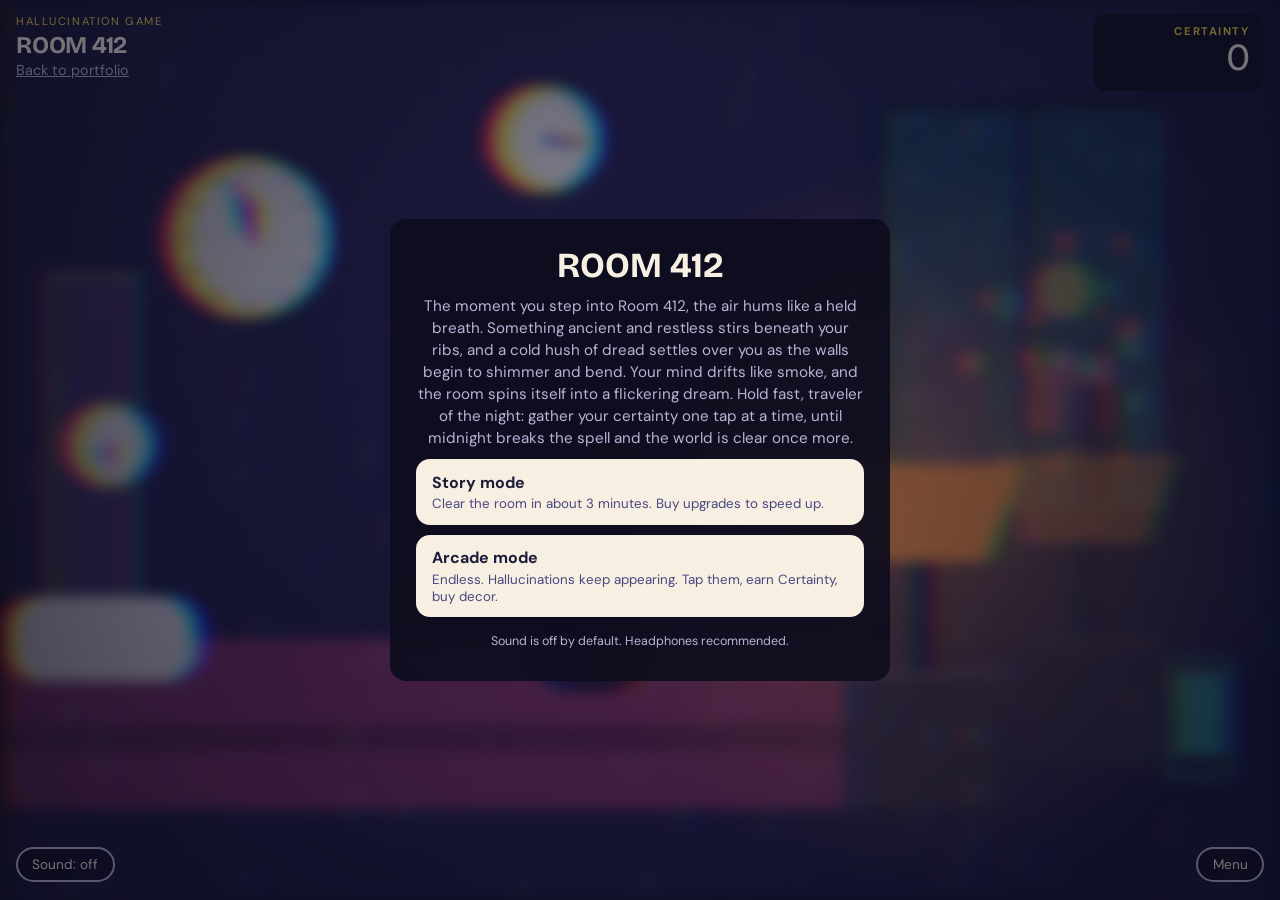
<file: room-412.html>
<!DOCTYPE html>
<html lang="en"><head>
<meta charset="utf-8">
<meta name="viewport" content="width=device-width,initial-scale=1,viewport-fit=cover">
<title>Room 412 | Duncan Sanders</title>
<link rel="preconnect" href="https://fonts.googleapis.com"><link href="https://fonts.googleapis.com/css2?family=Bricolage+Grotesque:wght@700;800&family=DM+Sans:wght@400;700&display=swap" rel="stylesheet">
<style>
:root{--bg:#0e0d22;--ink:#f6efe2;--mute:#b9b4d6;--pink:#e4457a;--teal:#2bb3a3;--gold:#f5d547;--panel:rgba(14,13,30,.92)}
*{box-sizing:border-box}
html,body{margin:0;height:100%;background:var(--bg);color:var(--ink);font-family:"DM Sans",system-ui,sans-serif;overflow:hidden;-webkit-user-select:none;user-select:none;-webkit-tap-highlight-color:transparent}
button{font-family:inherit}
#room{position:fixed;inset:0;width:100%;height:100%;display:block}
.hud{position:fixed;z-index:5}
#top{left:max(16px,env(safe-area-inset-left));top:max(14px,env(safe-area-inset-top))}
#top a{color:var(--mute);font-size:.9rem}
#top h1{margin:.2rem 0 0;font-family:"Bricolage Grotesque",sans-serif;font-size:1.5rem;letter-spacing:-.01em}
#top small{display:block;color:var(--gold);letter-spacing:.14em;text-transform:uppercase;font-size:.7rem}
#score{right:max(16px,env(safe-area-inset-right));top:max(14px,env(safe-area-inset-top));background:var(--panel);border-radius:12px;padding:.6rem .9rem;text-align:right;min-width:170px}
#score b{display:block;font-size:.7rem;letter-spacing:.14em;color:var(--gold)}
#cert{font-family:"Bricolage Grotesque",sans-serif;font-size:2.4rem;line-height:1}
#rate{font-size:.8rem;color:var(--ink);margin-top:.1rem}
#hall{font-size:.8rem;color:var(--mute);margin-top:.15rem}
#stage{font-size:.8rem;color:var(--teal);margin-top:.1rem}
#progw{height:5px;border-radius:99px;background:rgba(246,239,226,.15);margin-top:.4rem;overflow:hidden}
#progf{height:100%;width:0;background:var(--gold)}
#shopbtn{left:auto;top:auto;right:18px;bottom:72px;z-index:7;width:120px;height:210px;padding:7px;background:#181822;border:3px solid var(--teal);border-radius:17px;cursor:pointer;box-shadow:0 0 24px rgba(43,179,163,.58)}
#shopbtn .scr{display:flex;flex-direction:column;align-items:center;justify-content:center;gap:7px;width:100%;height:100%;border-radius:10px;background:rgba(43,179,163,.85);color:#0e0d22;font-weight:800;font-size:.95rem}
#shopbtn .scr i{font-style:normal;background:var(--pink);color:#fff;border-radius:99px;min-width:22px;padding:1px 6px;font-size:.75rem}
#shopbtn .scr i:empty{display:none}
#shopbtn .storeping{display:block;background:var(--gold);color:#0e0d22;border-radius:99px;padding:2px 5px;font-size:.52rem;line-height:1.2;text-transform:uppercase;letter-spacing:.03em}
#shopbtn .storeping:empty{display:none}
#shopbtn[aria-expanded=true]{border-color:var(--gold)}
#shopbtn:hover{filter:brightness(1.15)}
body.shopopen #shopbtn{display:none}
#shophd{display:flex;justify-content:flex-end;padding:.45rem .5rem 0}
#shopx{width:30px;height:30px;border-radius:50%;border:0;background:#e0364b;color:#fff;font-weight:800;font-size:1.1rem;line-height:1;cursor:pointer}
#shopx:focus-visible{outline:3px solid var(--gold);outline-offset:2px}
#clk{font-family:"Courier New",monospace;font-weight:700;font-size:1.5rem;color:#ff5a7a;text-shadow:0 0 10px rgba(255,90,122,.7);margin-top:.35rem;letter-spacing:.06em}
#goal{font-size:.75rem;color:var(--mute)}
.item{grid-template-columns:auto 1fr auto;align-items:center;gap:.6rem}
.item .tx{display:flex;flex-direction:column}.item .ds,.item .cost{grid-column:auto;grid-row:auto}
#items.grid{display:grid;grid-template-columns:repeat(3,1fr);gap:.8rem .3rem;padding:.8rem .6rem}
.app{background:none;border:0;color:var(--ink);display:flex;flex-direction:column;align-items:center;gap:.2rem;cursor:pointer;position:relative;padding:0;font-size:.72rem;font-weight:700;text-align:center}
.app .ic{width:58px;height:58px;border-radius:14px;overflow:hidden;position:relative;background:#3a3763}.app .ic svg{width:58px;height:58px;display:block}
.app .n{position:absolute;top:-4px;right:6px;background:var(--pink);color:#fff;border-radius:99px;min-width:20px;padding:0 5px;font-size:.7rem;line-height:20px;z-index:1}.app .n:empty{display:none}
.app .pr{color:var(--gold);font-size:.7rem}.app.poor .ic,.app.poor .pr{opacity:.5}.app.owned .pr{color:var(--teal)}
.app:focus-visible,.buy:focus-visible,.back:focus-visible{outline:3px solid var(--gold);border-radius:10px}
.det{padding:.8rem;display:flex;flex-direction:column;gap:.6rem}.det .hd{display:flex;gap:.7rem;align-items:center}
.det .hd .ic svg{width:64px;height:64px;border-radius:16px;display:block}.det h3{margin:0;font-family:"Bricolage Grotesque",sans-serif;font-size:1.15rem}
.det .ds{color:var(--mute);font-size:.82rem}.det .price{font-family:"Bricolage Grotesque",sans-serif;font-size:1.9rem;color:var(--gold);line-height:1}
.det .chg{font-size:.78rem;color:var(--pink);font-weight:700}.det .stats{display:flex;justify-content:space-between;font-size:.82rem;color:var(--mute)}.det .stats b{color:var(--ink)}
.det .chart{background:#1d1b3a;border-radius:10px;padding:.3rem}.det .chart svg{display:block;width:100%;height:auto}
.buy{background:var(--teal);color:#0e0d22;border:0;border-radius:12px;padding:.8rem;font-weight:800;font-size:1rem;cursor:pointer}.buy.poor{opacity:.4}.buy.done{background:#3a3763;color:var(--ink)}
.back{align-self:flex-start;background:none;border:0;color:var(--mute);cursor:pointer;font-weight:700;padding:0}
#items.store{display:flex;flex-direction:column;gap:.5rem;padding:.6rem}
.srow{display:grid;grid-template-columns:auto 1fr auto;gap:.6rem;align-items:center;background:#26234d;border-radius:12px;padding:.6rem}
.srow .ic{width:50px;height:50px;border-radius:12px;overflow:hidden}.srow .ic svg{width:50px;height:50px;display:block}
.srow b{font-size:.92rem;display:block}.srow .ds{font-size:.76rem;color:var(--mute);display:block}.srow .tag{font-size:.68rem;color:var(--teal)}
.get{background:#2b7bd6;color:#fff;border:0;border-radius:99px;padding:.5rem .9rem;font-weight:800;cursor:pointer;min-width:76px}.get.poor{opacity:.45}.get.done{background:#3a3763;color:var(--teal)}
.get:focus-visible{outline:3px solid var(--gold)}
.item .ic{width:44px;height:44px;border-radius:11px;overflow:hidden;background:#3a3763}.item .ic svg{display:block}
#shop{right:max(16px,env(safe-area-inset-right));top:calc(max(14px,env(safe-area-inset-top)) + 214px);width:330px;max-height:calc(100vh - 214px - 80px);display:none;flex-direction:column;background:var(--panel);border-radius:14px;overflow:hidden}
#shop.open{display:flex}
#tabs{display:flex;border-bottom:1px solid #3a3763}
#tabs button{flex:1;background:none;border:0;color:var(--mute);padding:.7rem .4rem;font-weight:700;cursor:pointer;font-size:.9rem;position:relative}
#tabs button[aria-selected=true]{color:var(--gold);box-shadow:inset 0 -3px var(--gold)}
.tabbadge{display:inline-grid;place-items:center;min-width:19px;height:19px;margin-left:.25rem;padding:0 5px;border-radius:99px;background:var(--pink);color:#fff;font-size:.68rem;font-style:normal;line-height:1;vertical-align:1px;box-shadow:0 0 12px rgba(228,69,122,.65)}
.tabbadge:empty{display:none}
#items{overflow:auto;padding:.5rem;display:flex;flex-direction:column;gap:.45rem;-webkit-overflow-scrolling:touch}
.item{display:grid;grid-template-columns:1fr auto;gap:.1rem .6rem;text-align:left;background:#26234d;color:var(--ink);border:2px solid transparent;border-radius:10px;padding:.6rem .7rem;cursor:pointer;min-height:54px}
.item .nm{font-weight:700;font-size:.92rem}
.item .nm i{font-style:normal;color:var(--teal);margin-left:.3rem}
.item .ds{grid-column:1;font-size:.78rem;color:var(--mute)}
.item .cost{grid-column:2;grid-row:1/3;align-self:center;font-family:"Bricolage Grotesque",sans-serif;font-weight:800;color:var(--gold);font-size:1.05rem}
.item.poor{opacity:.5}
.item.owned{border-color:var(--teal);opacity:.8}
.item.owned .cost{color:var(--teal);font-size:.85rem}
.item:focus-visible{outline:3px solid var(--gold)}
#msg{left:0;right:0;bottom:calc(max(18px,env(safe-area-inset-bottom)) + 188px);text-align:center;color:var(--mute);font-size:1rem;pointer-events:none;padding:0 16px;text-shadow:0 1px 8px #000}
#att{left:50%;transform:translateX(-50%);bottom:calc(max(18px,env(safe-area-inset-bottom)) + 164px);width:min(240px,60vw);height:8px;border-radius:99px;background:rgba(246,239,226,.14);overflow:hidden}
#attf{height:100%;width:100%;background:var(--teal);transition:background .2s}
#att.low #attf{background:var(--pink)}
#card{left:50%;bottom:max(18px,env(safe-area-inset-bottom));transform:translateX(-50%);width:200px;height:124px;border:3px solid var(--ink);border-radius:14px;background:var(--teal);color:#1d1b3a;font-family:"Bricolage Grotesque",sans-serif;font-weight:800;font-size:2rem;text-align:left;padding:0 0 12px 18px;display:flex;align-items:flex-end;cursor:pointer;touch-action:manipulation;animation:glow 2.2s ease-in-out infinite;transition:filter .2s,opacity .2s}
#card::before{content:"";position:absolute;left:18px;top:20px;width:52px;height:40px;background:var(--gold)}
#card.hit{transform:translateX(-50%) scale(.94)}
#card.locked{opacity:.4;filter:grayscale(.6);animation:none}
#card:focus-visible{outline:3px solid var(--gold);outline-offset:4px}
@keyframes glow{0%,100%{box-shadow:0 0 22px rgba(43,179,163,.5)}50%{box-shadow:0 0 48px rgba(43,179,163,.95)}}
#card::after{content:"";position:absolute;left:29px;top:25px;width:30px;height:30px;background:url("data:image/svg+xml,%3Csvg xmlns='http://www.w3.org/2000/svg' viewBox='0 0 24 24'%3E%3Cpath d='M9.5 2.5a1.5 1.5 0 0 1 3 0V9.2a1.4 1.4 0 0 1 2.4.2 1.4 1.4 0 0 1 2.3.9 1.4 1.4 0 0 1 2.3 1V16c0 3.5-2.2 6-6 6h-1.4c-2.2 0-3.6-1.2-4.7-2.9L3.6 15a1.5 1.5 0 0 1 2.4-1.7l3.5 1.9V2.5z' fill='%231d1b3a' stroke='%23fff' stroke-width='1' stroke-linejoin='round'/%3E%3C/svg%3E") center/contain no-repeat;pointer-events:none;animation:nudge 1.1s ease-in-out infinite}
@keyframes nudge{0%,100%{transform:translateY(0)}50%{transform:translateY(3px)}}
#crew{pointer-events:none}
.cr{position:fixed;bottom:calc(max(18px,env(safe-area-inset-bottom)) + 12px);width:34px;height:34px;pointer-events:none}
.cr svg{width:34px;height:34px;border-radius:9px;border:2px solid var(--ink);display:block}
.cr em{position:absolute;top:-8px;right:-8px;background:var(--pink);color:#fff;border-radius:99px;font-style:normal;font-size:.65rem;min-width:18px;line-height:18px;text-align:center}
.cr.tapa{animation:crewtap .25s}
@keyframes crewtap{50%{transform:scale(1.25) translateY(-4px)}}
.det .about{margin:0;font-size:.82rem;color:var(--ink);line-height:1.35}
.boosttime{border:1px solid rgba(245,213,71,.45);background:rgba(245,213,71,.09);color:var(--gold);border-radius:10px;padding:.5rem .65rem;font-size:.82rem;font-weight:700}
.boosttime:empty{display:none}
.stylelabel{margin:.15rem 0 -.15rem;color:var(--gold);font-size:.78rem;font-weight:700;letter-spacing:.08em;text-transform:uppercase}
.stylelock{color:var(--mute);font-size:.78rem;margin:0}
.srow .tag{display:block;margin-top:.15rem}
.qtys{display:flex;gap:.35rem}
.sws{display:flex;flex-wrap:wrap;gap:.45rem}.sw{width:30px;height:30px;border-radius:50%;border:2px solid var(--ink);cursor:pointer;padding:0}
.paintrow{display:flex;gap:.6rem;align-items:center}#pcol{width:52px;height:44px;border:0;background:none;padding:0;cursor:pointer}.paintrow .buy{flex:1}
.qty{flex:1;background:#26234d;color:var(--ink);border:2px solid #3a3763;border-radius:10px;padding:.45rem 0;font-weight:800;cursor:pointer}
.qty[aria-pressed=true]{background:var(--gold);color:#0e0d22;border-color:var(--gold)}
.qty:focus-visible{outline:3px solid var(--gold)}
.app .ic{overflow:visible}.app .ic svg{border-radius:14px}
.app .n{top:-7px;right:-8px;min-width:22px;height:22px;line-height:18px;padding:0 5px;border:2px solid #14132b;text-align:center;font-size:.72rem;z-index:2}
.float{position:fixed;z-index:6;pointer-events:none;font-family:"Bricolage Grotesque",sans-serif;font-weight:800;color:var(--gold);text-shadow:0 1px 6px #000;animation:rise .9s ease-out forwards}
@keyframes rise{from{opacity:1;transform:translateY(0)}to{opacity:0;transform:translateY(-70px)}}
.ctl{bottom:max(18px,env(safe-area-inset-bottom));background:var(--panel);color:var(--ink);border:2px solid var(--mute);border-radius:99px;padding:.45rem .9rem;font-size:.85rem;cursor:pointer}
#snd{left:max(16px,env(safe-area-inset-left))}
#menubtn{right:max(16px,env(safe-area-inset-right))}
.ctl:focus-visible,#shopbtn:focus-visible{outline:3px solid var(--gold);outline-offset:3px}
.overlay{position:fixed;inset:0;z-index:8;display:none;place-items:center}
.box{max-height:calc(100% - 32px);overflow:auto;max-width:500px;margin:16px;text-align:center;background:rgba(14,13,30,.92);padding:1.6rem;border-radius:16px}
.box h2{font-family:"Bricolage Grotesque",sans-serif;font-size:2.2rem;margin:0 0 .5rem}
.box p{color:var(--mute);margin:.4rem 0}
.box button.big{display:block;width:100%;margin:.6rem 0 0;background:var(--ink);color:#1d1b3a;border:0;border-radius:14px;padding:.8rem 1rem;font-weight:700;font-size:1rem;cursor:pointer;text-align:left}
.box button.big small{display:block;font-weight:400;color:#4a4680;margin-top:.15rem}
.box button.alt{background:none;color:var(--ink);border:2px solid var(--mute);border-radius:99px;padding:.6rem 1.1rem;margin:.5rem .25rem 0;cursor:pointer;font-weight:700}
.box button.solid{background:var(--ink);color:#1d1b3a;border:0;border-radius:99px;padding:.65rem 1.1rem;margin:.5rem .25rem 0;cursor:pointer;font-weight:700}
.box .tiny{font-size:.78rem;margin-top:1rem}
.box .link{background:none;border:0;color:var(--mute);text-decoration:underline;cursor:pointer;font-size:.8rem;margin-top:.8rem}
#menu{background:rgba(14,13,34,.55)}
#end{background:#f6efe2;opacity:0;transition:opacity 1.6s ease}
#end.show{display:grid}
#end.white{opacity:1}
#end:not(.white){pointer-events:none}
#endbox{opacity:0;transition:opacity 1s ease .7s}
#end.white #endbox{opacity:1}
body.nogame #crew,body.nogame #shopbtn,body.nogame #shop,body.nogame #msg,body.nogame #att,body.nogame #card{display:none!important}
@media (max-width:700px){
 #top h1{font-size:1.2rem}#cert{font-size:2rem}#score{min-width:130px}
 .ctl{bottom:auto;top:calc(max(14px,env(safe-area-inset-top)) + 70px)}
 #snd{left:max(16px,env(safe-area-inset-left))}#menubtn{right:auto;left:128px}
 #shopbtn{top:auto;right:max(8px,env(safe-area-inset-right));bottom:190px}
 #shop{left:max(10px,env(safe-area-inset-left));right:max(10px,env(safe-area-inset-right));width:auto;top:auto;bottom:calc(max(18px,env(safe-area-inset-bottom)) + 184px);max-height:46vh}
 #msg{bottom:calc(max(18px,env(safe-area-inset-bottom)) + 140px)}
}
@media (prefers-reduced-motion:reduce){#card,#card::after,.cr.tapa{animation:none}.float{animation:none;opacity:0}}
</style></head>
<body class="nogame">
<canvas id="room" aria-label="A hotel room at night, blurred and strange at first, getting sharper as you tap the key card"></canvas>
<div id="top" class="hud"><small>Hallucination game</small><h1>ROOM 412</h1><a href="index.html">Back to portfolio</a></div>
<div id="score" class="hud"><b>CERTAINTY</b><span id="cert">0</span><div id="clk"></div><div id="goal"></div><div id="rate"></div><div id="hall"></div><div id="stage"></div><div id="progw"><div id="progf"></div></div></div>
<button id="shopbtn" class="hud" type="button" aria-expanded="false" aria-controls="shop" aria-label="Open phone apps"><span class="scr">Apps<i id="badge"></i><small id="storeping" class="storeping"></small></span></button>
<div id="shop" class="hud" role="region" aria-label="Upgrades"><div id="shophd"><button id="shopx" type="button" aria-label="Close phone">&times;</button></div><div id="tabs" role="tablist"><button id="tabup" role="tab" aria-selected="true">Apps</button><button id="tabstore" role="tab" aria-selected="false">Store <i id="storebadge" class="tabbadge" aria-live="polite"></i></button><button id="tabdec" role="tab" aria-selected="false">Decor</button></div><div id="items"></div></div>
<div id="msg" class="hud" aria-live="polite"></div>
<div id="att" class="hud" role="progressbar" aria-label="Attention" aria-valuemin="0" aria-valuemax="100"><div id="attf"></div></div>
<button id="card" class="hud" type="button" aria-label="Key card 412. Tap to raise Certainty">412</button>
<button id="snd" class="hud ctl" type="button" aria-pressed="false">Sound: off</button>
<button id="menubtn" class="hud ctl" type="button">Menu</button>

<div id="menu" class="overlay" role="dialog" aria-label="Choose a mode"><div class="box">
<h2>ROOM 412</h2>
<p style="font-size:.95rem;line-height:1.45">The moment you step into Room 412, the air hums like a held breath. Something ancient and restless stirs beneath your ribs, and a cold hush of dread settles over you as the walls begin to shimmer and bend. Your mind drifts like smoke, and the room spins itself into a flickering dream. Hold fast, traveler of the night: gather your certainty one tap at a time, until midnight breaks the spell and the world is clear once more.</p>
<button id="goStory" class="big" type="button">Story mode<small>Clear the room in about 3 minutes. Buy upgrades to speed up.</small></button>
<button id="goArcade" class="big" type="button">Arcade mode<small>Endless. Hallucinations keep appearing. Tap them, earn Certainty, buy decor.</small></button>
<button id="wipe" class="link" type="button" style="display:none">Erase saved arcade progress</button>
<p class="tiny">Sound is off by default. Headphones recommended.</p>
</div></div>

<div id="end" class="overlay"><div id="endbox" class="box" role="dialog" aria-live="polite">
<h2>Midnight.</h2>
<p>The last shimmer fades. The room is clear, plain, and impossibly still.</p>
<p>Was it worth returning to reality for the sake of your sanity?</p>
<button id="stay" class="solid" type="button">Continue in the room (arcade mode)</button>
<button id="again" class="alt" type="button">Tap again, go back</button>
<button id="toArcade" class="alt" type="button">Start a fresh arcade</button>
<p class="tiny">Thanks for playing. Feedback welcome: what felt clear, what felt confusing, and what would you add?</p>
</div></div>
<script>
(function(){
// ===== Numbers you can tune =====
var CFG={goal:10000,max:200,attCost:1.5,attRegen:20,attUnlock:15,hold:3000,fade:1600};
var SCALE=CFG.goal/CFG.max;
// The twelve hallucinations (story mode): each disappears when progress reaches t (0 to 200)
var HALL=[{k:'rainIn',t:6},{k:'drift',t:12},{k:'double',t:18},{k:'blur',t:25},
{k:'ghost',t:40},{k:'clocks',t:55},{k:'door',t:70},{k:'figure',t:85},{k:'whisper',t:95},
{k:'room2',t:140},{k:'tick',t:170},{k:'late',t:195}];
var T={};HALL.forEach(function(h){T[h.k]=h.t});
var TAPPABLE=['ghost','clocks','door','figure','room2','late'],GLOBAL=['blur','double','drift','rainIn','whisper','tick'];
// Upgrades: tap = more per tap, gen = per second, once = one-time bonus, boost = timed
var UPG=[
 {id:'hand',name:'Steady hand',type:'tap',add:1,base:15,grow:1.5,desc:'+1 per tap'},
 {id:'look',name:'Second look',type:'tap',add:3,base:120,grow:1.55,desc:'+3 per tap'},
 {id:'breath',name:'Deep breath',type:'tap',add:10,base:900,grow:1.6,desc:'+10 per tap'},
 {id:'clerk',name:'Night clerk',type:'gen',rate:1,base:40,grow:1.15,desc:'+1 Certainty per second'},
 {id:'house',name:'Housekeeping',type:'gen',rate:6,base:300,grow:1.15,desc:'+6 per second'},
 {id:'service',name:'Room service',type:'gen',rate:30,base:2200,grow:1.15,desc:'+30 per second'},
 {id:'shift',name:'Night shift',type:'gen',rate:150,base:16000,grow:1.15,desc:'+150 per second'},
 {id:'trust',name:'Trust your eyes',type:'once',base:1500,desc:'Doubles the value of every tap'},
 {id:'insomnia',name:'Insomnia',type:'once',base:8000,desc:'+50% to all Certainty'},
 {id:'tea',name:'Warm tea',type:'boost',base:800,grow:1.3,desc:'Adds 30 seconds of double Certainty'},
 {id:'noise',name:'White noise machine',type:'once',base:4000,arcade:true,desc:'Arcade: strange effects fade 40% sooner'},
 {id:'blinds',name:'Blackout curtains',type:'once',base:1800,desc:'Attention refills 50% faster'},
 {id:'lanyard',name:'Key lanyard',type:'once',base:2200,desc:'Taps use 40% less Attention'},
 {id:'earplugs',name:'Earplugs',type:'once',base:3000,desc:'+25% to per-second Certainty'},
 {id:'mints',name:'Pillow mints',type:'once',base:1200,desc:'Warm tea lasts 45 seconds'},
 {id:'dream',name:'Dream catcher',type:'once',base:6000,arcade:true,desc:'Arcade: clearing a hallucination pays 50% more'}
];
var DECOR=[
 {id:'plant',name:'Potted plant',bonus:.05,cost:300,desc:'+5% Certainty'},
 {id:'picture',name:'Wall picture',bonus:.08,cost:900,desc:'+8% Certainty'},
 {id:'rug',name:'Rug',bonus:.10,cost:2500,desc:'+10% Certainty'},
 {id:'lights',name:'String lights',bonus:.12,cost:7000,desc:'+12% Certainty'},
 {id:'cat',name:'Hotel cat',bonus:.15,cost:20000,desc:'+15% Certainty'}
];
var reduce=matchMedia('(prefers-reduced-motion: reduce)').matches;
var cv=document.getElementById('room'),cx=cv.getContext('2d');
var sc=document.createElement('canvas'),g=sc.getContext('2d');
var rc=document.createElement('canvas'),rg=rc.getContext('2d');
var state={mode:'menu',arcade:false,earned:0,bal:0,cert:0,att:100,locked:false,lastTap:0,started:false,look:{wall:null,bed:'classic',pillow:'classic',decor:{plant:'fern',picture:'moon',rug:'oval',lights:'festival',cat:'gray'},have:{}},own:{},decor:{},hz:{},hzOn:{},boostUntil:0,haze:0,nextSpawn:6,elapsed:0,saveT:0,shopT:0};
var W,H,S,land,square,P,noisePat;
function clamp(v,a,b){a=a===undefined?0:a;b=b===undefined?1:b;return Math.max(a,Math.min(b,v))}
function rand(a,b){return a+Math.random()*(b-a)}
function str(k,fade){if(state.arcade)return clamp(state.hz[k]||0);return clamp((T[k]-state.cert)/(fade||10))}
function cont(k){if(state.arcade)return clamp((state.hz[k]||0)*.75);return clamp(1-state.cert/T[k])}
function rr(c,x,y,w,h,r){c.beginPath();c.moveTo(x+r,y);c.arcTo(x+w,y,x+w,y+h,r);c.arcTo(x+w,y+h,x,y+h,r);c.arcTo(x,y+h,x,y,r);c.arcTo(x,y,x+w,y,r);c.closePath()}
function fmt(n){n=Math.floor(n);if(n<1000)return String(n);var u=['k','M','B'],i=-1;while(n>=1000&&i<2){n/=1000;i++}return (n<10?n.toFixed(2):n<100?n.toFixed(1):Math.round(n))+u[i]}
function fmtR(n){return n<10?n.toFixed(1):fmt(n)}
function layout(){
  W=innerWidth;H=innerHeight;var R=Math.min(1,1280/Math.max(W,H));
  cv.width=Math.round(W*R);cv.height=Math.round(H*R);
  sc.width=rc.width=cv.width;sc.height=rc.height=cv.height;
  land=W/H>1.1;square=!land&&W/H>.58;var w=cv.width,h=cv.height;
  S=land?Math.min(h,w/1.5):square?Math.min(h,w/1.05):w/0.95;
  var L=land?{win:[.80,.34,.34,.48],bed:[.35,.80,1.02,.2],lamp:[.72,1],ghost:[.86,.88],clock:[.20,.26,.09],c2:[.42,.16,.06],c3:[.08,.50,.047],door:[.07,.50,.1,.4],fig:[.47,.66],pic:[.48,.38],rug:[.49,.945]}
  :square?{win:[.76,.29,.36,.43],bed:[.38,.82,.78,.18],lamp:[.68,.82],ghost:[.50,.90],clock:[.15,.24,.075],c2:[.43,.12,.05],c3:[.07,.46,.04],door:[.07,.48,.12,.34],fig:[.43,.70],pic:[.39,.42],rug:[.43,.95]}
  :{win:[.64,.24,.52,.35],bed:[.36,.84,.58,.13],lamp:[.68,.72],ghost:[.42,.88],clock:[.15,.36,.078],c2:[.87,.14,.055],c3:[.08,.47,.043],door:[.10,.62,.16,.46],fig:[.36,.76],pic:[.38,.54],rug:[.36,.955]};
  P={};
  P.win={x:L.win[0]*w,y:L.win[1]*h,w:L.win[2]*S,h:L.win[3]*S};
  P.bed={x:L.bed[0]*w,y:L.bed[1]*h,w:L.bed[2]*S,h:L.bed[3]*S};
  P.lamp={x:L.lamp[0]*w,s:L.lamp[1]*S/700};
  P.lamp.y=Math.min(h*.94,P.bed.y+P.bed.h*.62);
  P.ghost={x:L.ghost[0]*w,y:L.ghost[1]*h};
  P.clock={x:L.clock[0]*w,y:L.clock[1]*h,r:L.clock[2]*S};
  P.c2={x:L.c2[0]*w,y:L.c2[1]*h,r:L.c2[2]*S};
  P.c3={x:L.c3[0]*w,y:L.c3[1]*h,r:L.c3[2]*S};
  P.door={x:L.door[0]*w,y:L.door[1]*h,w:L.door[2]*S,h:L.door[3]*S};
  P.fig={x:L.fig[0]*w,y:L.fig[1]*h};
  P.pic={x:L.pic[0]*w,y:L.pic[1]*h};P.rug={x:L.rug[0]*w,y:L.rug[1]*h};
  var pu=S/700,plantU=pu*.72,catU=pu*(land?1.35:square?1.2:1.25),catShift=land?.22:square?.20:.35,bedTop=P.bed.y-P.bed.h/2,tableTop=P.lamp.y-135*P.lamp.s;
  P.plant={x:P.lamp.x-28*P.lamp.s,y:tableTop-50*plantU,u:plantU};
  P.cat={x:P.bed.x-P.bed.w*catShift,y:bedTop-20*catU,u:catU};
  var kx=W/cv.width,ky=H/cv.height,compact=W<=700;
  var bw=land?(compact?92:120):square?104:(W<360?80:88),bh=bw*1.75,phoneRight=compact?8:18,phoneBottom=compact?(land?18:190):72,sb=el.shopbtn.style;
  P.phone={x:(W-phoneRight-bw/2)/kx,y:(H-phoneBottom-bh/2)/ky,s:S/700};
  sb.width=bw+'px';sb.height=bh+'px';sb.left='auto';sb.top='auto';sb.right=phoneRight+'px';sb.bottom=phoneBottom+'px';
  var n=document.createElement('canvas');n.width=n.height=128;var ng=n.getContext('2d'),id=ng.createImageData(128,128);
  for(var i=0;i<id.data.length;i+=4){var v=Math.random()*255;id.data[i]=id.data[i+1]=id.data[i+2]=v;id.data[i+3]=255}
  ng.putImageData(id,0,0);noisePat=g.createPattern(n,'repeat');
}
var seed=7;function srnd(){seed=(seed*16807)%2147483647;return seed/2147483647}
var BOK=[],STR=[],RIN=[];
for(var i=0;i<20;i++)BOK.push({u:.04+srnd()*.92,v:.3+srnd()*.62,r:.018+srnd()*.04,c:['#f28c28','#e4457a','#2bb3a3','#f5d547'][Math.floor(srnd()*4)]});
for(var i=0;i<34;i++)STR.push({u:srnd(),v:srnd(),sp:.2+srnd()*.3});
for(var i=0;i<90;i++)RIN.push({u:srnd(),v:srnd(),sp:.5+srnd()*.7});
function clockAt(c,x,y,r,hh,mm,a){
  c.globalAlpha=a;c.fillStyle='#f6efe2';c.strokeStyle='#f5d547';c.lineWidth=Math.max(3,r/9);
  c.beginPath();c.arc(x,y,r,0,6.2832);c.fill();c.stroke();
  c.strokeStyle='#1d1b3a';c.lineWidth=Math.max(1.5,r/22);
  for(var k=0;k<12;k++){var t=k*Math.PI/6;c.beginPath();c.moveTo(x+Math.sin(t)*r*.82,y-Math.cos(t)*r*.82);c.lineTo(x+Math.sin(t)*r*.92,y-Math.cos(t)*r*.92);c.stroke()}
  function hand(t,l,w){c.lineWidth=w;c.beginPath();c.moveTo(x,y);c.lineTo(x+Math.sin(t)*r*l,y-Math.cos(t)*r*l);c.stroke()}
  hand(((hh%12)+mm/60)*Math.PI/6,.5,Math.max(3,r/10));hand(mm*Math.PI/30,.78,Math.max(2,r/16));
  c.fillStyle='#e4457a';c.beginPath();c.arc(x,y,Math.max(3,r/14),0,6.2832);c.fill();c.globalAlpha=1;
}
function lampAt(c,x,baseY,s,a,glow){
  c.globalAlpha=a;
  var shadeY=baseY-220*s;
  if(glow){var gr=c.createRadialGradient(x,shadeY-35*s,10*s,x,shadeY-35*s,300*s);gr.addColorStop(0,'rgba(242,140,40,.45)');gr.addColorStop(1,'rgba(242,140,40,0)');c.fillStyle=gr;c.fillRect(x-300*s,shadeY-335*s,600*s,600*s)}
  c.fillStyle='#3c2d28';c.fillRect(x-60*s,baseY-130*s,120*s,112*s);
  c.fillStyle='#5b4238';c.fillRect(x-67*s,baseY-135*s,134*s,12*s);
  c.fillStyle='#21191b';c.fillRect(x-48*s,baseY-18*s,14*s,18*s);c.fillRect(x+34*s,baseY-18*s,14*s,18*s);
  c.fillStyle='#c98a69';c.beginPath();c.arc(x+38*s,baseY-78*s,4*s,0,6.2832);c.fill();
  c.fillStyle='#1e191e';c.fillRect(x-7*s,baseY-225*s,14*s,95*s);
  c.fillStyle='#f28c28';c.beginPath();c.moveTo(x-55*s,shadeY);c.lineTo(x+55*s,shadeY);c.lineTo(x+85*s,shadeY-80*s);c.lineTo(x-85*s,shadeY-80*s);c.closePath();c.fill();c.globalAlpha=1;
}
function drift(c,k,now,amp){c.translate(Math.sin(now*.0013+k*2)*amp,Math.cos(now*.0011+k*3)*amp*.6)}
function dash(c,x,y,w,h,s,now){if(!state.arcade||s<.3)return;c.save();c.globalAlpha=(.45+.3*Math.sin(now*.006))*s;c.strokeStyle='#f5d547';c.lineWidth=2;c.setLineDash([7,6]);c.strokeRect(x-w/2,y-h/2,w,h);c.restore()}
function drawDecor(now){
  var d=state.decor,u=S/700,styles=state.look.decor||{},rug=styles.rug||'oval';
  if(d.rug){
    g.fillStyle=rug==='runner'?'#6b2d45':rug==='checker'?'#274f5b':'#2a2358';g.beginPath();g.ellipse(P.rug.x,P.rug.y,S*.55,S*.045,0,0,6.2832);g.fill();g.save();g.beginPath();g.ellipse(P.rug.x,P.rug.y,S*.52,S*.041,0,0,6.2832);g.clip();
    if(rug==='runner'){g.fillStyle='#d88b42';for(var ri=-5;ri<=5;ri++)g.fillRect(P.rug.x+ri*S*.1-S*.025,P.rug.y-S*.05,S*.05,S*.1)}
    else if(rug==='checker'){for(var rrw=-6;rrw<=6;rrw++)for(var rrh=-1;rrh<=1;rrh++){g.fillStyle=(rrw+rrh)%2?'#f6efe2':'#e4457a';g.fillRect(P.rug.x+rrw*S*.085,P.rug.y+rrh*S*.03,S*.085,S*.03)}}
    else{g.strokeStyle='#e4457a';g.lineWidth=3;g.beginPath();g.ellipse(P.rug.x,P.rug.y,S*.45,S*.034,0,0,6.2832);g.stroke()}g.restore()
  }
  if(d.picture){var x=P.pic.x,y=P.pic.y,s=S*.11,pic=styles.picture||'moon';g.fillStyle=pic==='skyline'?'#2bb3a3':pic==='abstract'?'#e4457a':'#f5d547';g.fillRect(x-s/2-4,y-s/2-4,s+8,s+8);g.fillStyle='#1d1b3a';g.fillRect(x-s/2,y-s/2,s,s);
    if(pic==='abstract'){g.fillStyle='#f5d547';g.fillRect(x-s*.4,y-s*.35,s*.34,s*.7);g.fillStyle='#e4457a';g.beginPath();g.arc(x+s*.2,y-s*.08,s*.22,0,6.2832);g.fill();g.fillStyle='#2bb3a3';g.fillRect(x-s*.05,y+s*.18,s*.4,s*.2)}
    else if(pic==='skyline'){g.fillStyle='#123a4a';g.fillRect(x-s*.5,y-s*.5,s,s);g.fillStyle='#f6efe2';for(var pi=0;pi<7;pi++){var ph=(.18+(pi%3)*.12)*s;g.fillRect(x-s*.45+pi*s*.135,y+s*.42-ph,s*.09,ph)}g.strokeStyle='rgba(190,230,255,.7)';g.lineWidth=1;for(var pr=0;pr<6;pr++){g.beginPath();g.moveTo(x-s*.38+pr*s*.16,y-s*.4);g.lineTo(x-s*.42+pr*s*.16,y-s*.2);g.stroke()}}
    else{g.fillStyle='#f6efe2';g.beginPath();g.arc(x+s*.15,y-s*.15,s*.14,0,6.2832);g.fill();g.fillStyle='#2bb3a3';g.fillRect(x-s/2,y+s*.2,s,s*.3)}}
  if(d.lights){var wn=P.win,x0=wn.x-wn.w/2-wn.w*.08,x1=wn.x+wn.w/2+wn.w*.08,y0=wn.y-wn.h/2-S*.03,light=styles.lights||'festival',cols=light==='warm'?['#f5d547','#f28c28','#f5d547','#ffd98a']:light==='neon'?['#2bb3a3','#e4457a','#2bb3a3','#e4457a']:['#f5d547','#e4457a','#2bb3a3','#f28c28'];
    g.strokeStyle='#0a0a19';g.lineWidth=2;g.beginPath();g.moveTo(x0,y0);g.quadraticCurveTo((x0+x1)/2,y0+S*.06,x1,y0);g.stroke();
    for(var i=0;i<=10;i++){var t=i/10,bx=x0+(x1-x0)*t,by=y0+2*t*(1-t)*S*.06*1.0+0;var tw=.6+.4*Math.sin(now*.003+i*1.7);var gr=g.createRadialGradient(bx,by+6*u,1,bx,by+6*u,16*u);gr.addColorStop(0,cols[i%4]);gr.addColorStop(1,'rgba(0,0,0,0)');g.globalAlpha=tw;g.fillStyle=gr;g.beginPath();g.arc(bx,by+6*u,16*u,0,6.2832);g.fill();g.globalAlpha=1}}
}
function drawPlant(){
  var u=P.plant.u,x=P.plant.x,y=P.plant.y,plant=(state.look.decor&&state.look.decor.plant)||'fern';
  g.fillStyle=plant==='palm'?'#c98a1a':plant==='bloom'?'#6a4a8a':'#8a4b2d';g.beginPath();g.moveTo(x-26*u,y);g.lineTo(x+26*u,y);g.lineTo(x+18*u,y+50*u);g.lineTo(x-18*u,y+50*u);g.closePath();g.fill();
  var leaves=plant==='palm'?[[-30,-42,-.8],[0,-60,0],[30,-42,.8],[-18,-28,-1.15],[18,-28,1.15]]:[[-22,-26,-.5],[0,-44,0],[22,-26,.5],[-10,-12,-.9],[12,-12,.9]];
  g.fillStyle=plant==='palm'?'#58a55c':plant==='bloom'?'#3f9a58':'#2bb3a3';leaves.forEach(function(l){g.save();g.translate(x+l[0]*u,y+l[1]*u);g.rotate(l[2]);g.beginPath();g.ellipse(0,0,(plant==='palm'?8:10)*u,(plant==='palm'?34:28)*u,0,0,6.2832);g.fill();g.restore()});
  if(plant==='bloom'){[['#e4457a',-20,-38],['#f5d547',2,-54],['#f28c28',24,-34]].forEach(function(f){g.fillStyle=f[0];g.beginPath();g.arc(x+f[1]*u,y+f[2]*u,8*u,0,6.2832);g.fill()})}
}
function drawCat(){
  var u=P.cat.u,cat=(state.look.decor&&state.look.decor.cat)||'gray',fur=cat==='ginger'?'#c87935':cat==='tuxedo'?'#25232d':'#8b86ad';
  var x=P.cat.x,y=P.cat.y,hx=x-34*u,hy=y+2*u;g.fillStyle=fur;g.beginPath();g.ellipse(x,y,40*u,21*u,.08,0,6.2832);g.fill();g.beginPath();g.arc(hx,hy,15*u,0,6.2832);g.fill();
  g.beginPath();g.moveTo(hx-12*u,hy-8*u);g.lineTo(hx-9*u,hy-21*u);g.lineTo(hx-2*u,hy-10*u);g.fill();g.beginPath();g.moveTo(hx+2*u,hy-11*u);g.lineTo(hx+10*u,hy-21*u);g.lineTo(hx+12*u,hy-6*u);g.fill();
  if(cat==='tuxedo'){g.fillStyle='#f6efe2';g.beginPath();g.ellipse(x-4*u,y+5*u,18*u,11*u,.08,0,6.2832);g.fill();g.beginPath();g.ellipse(hx,hy+4*u,9*u,7*u,0,0,6.2832);g.fill()}
  if(cat==='ginger'){g.strokeStyle='#8e4d25';g.lineWidth=2*u;[-12,3,18].forEach(function(sx){g.beginPath();g.moveTo(x+sx*u,y-16*u);g.lineTo(x+(sx+5)*u,y+9*u);g.stroke()})}
  g.strokeStyle=fur;g.lineWidth=8*u;g.lineCap='round';g.beginPath();g.moveTo(x+34*u,y+2*u);g.bezierCurveTo(x+58*u,y+17*u,x+52*u,y-12*u,x+28*u,y-8*u);g.stroke();
  g.strokeStyle='#1d1b3a';g.lineWidth=2*u;g.lineCap='round';g.beginPath();g.moveTo(hx-9*u,hy+1*u);g.quadraticCurveTo(hx-6*u,hy+4*u,hx-3*u,hy+1*u);g.moveTo(hx+2*u,hy+1*u);g.quadraticCurveTo(hx+5*u,hy+4*u,hx+8*u,hy+1*u);g.stroke();
  g.fillStyle='#e9a1ad';g.beginPath();g.arc(hx,hy+6*u,1.8*u,0,6.2832);g.fill();g.fillStyle='#f5d547';g.globalAlpha=.8;g.font='700 '+Math.max(10,12*u)+'px "DM Sans",sans-serif';g.fillText('z',hx-25*u,hy-22*u);g.font='700 '+Math.max(8,9*u)+'px "DM Sans",sans-serif';g.fillText('z',hx-14*u,hy-31*u);g.globalAlpha=1;
}
function scene(now){
  var w=sc.width,h=sc.height,cert=state.cert;
  var amp=(reduce?.25:1)*7*cont('drift');
  var gr=g.createLinearGradient(0,0,0,h);gr.addColorStop(0,'#1d1b3a');gr.addColorStop(1,'#0f0e22');g.fillStyle=gr;g.fillRect(0,0,w,h);
  if(state.look.wall){g.fillStyle=state.look.wall;g.fillRect(0,0,w,h*.72);var wg=g.createLinearGradient(0,0,0,h*.72);wg.addColorStop(0,'rgba(8,8,24,.55)');wg.addColorStop(1,'rgba(8,8,24,.2)');g.fillStyle=wg;g.fillRect(0,0,w,h*.72)}
  g.fillStyle='#12112a';g.fillRect(0,h*.72,w,h*.28);
  // window: glass contents are clipped to the glass; lens-flare dots sit above them, under the frame
  g.save();drift(g,1,now,amp);
  var wn=P.win,wx=wn.x-wn.w/2,wy=wn.y-wn.h/2;
  g.fillStyle='#123a4a';g.fillRect(wx,wy,wn.w,wn.h);
  g.save();g.beginPath();g.rect(wx,wy,wn.w,wn.h);g.clip();
  var s10=str('room2'),s12=str('late');
  if(s10>0){g.globalAlpha=.55*s10;g.fillStyle='#3c2850';g.fillRect(wx+wn.w*.14,wy+wn.h*.52,wn.w*.26,wn.h*.38);g.fillStyle='#f5d547';g.beginPath();g.arc(wx+wn.w*.66,wy+wn.h*.45,wn.w*.1,0,6.2832);g.fill();g.fillStyle='#e4457a';g.fillRect(wx+wn.w*.55,wy+wn.h*.6,wn.w*.3,wn.h*.2);g.globalAlpha=1}
  if(s12>0){var lag=Math.sin(now/600)*wn.w*.05;g.globalAlpha=.8*s12;g.fillStyle='#0a0a19';g.beginPath();g.arc(wx+wn.w*.78+lag,wy+wn.h*.62,wn.w*.05,0,6.2832);g.fill();rr(g,wx+wn.w*.78+lag-wn.w*.07,wy+wn.h*.68,wn.w*.14,wn.h*.3,wn.w*.04);g.fill();g.globalAlpha=1}
  g.strokeStyle='rgba(190,230,255,.5)';g.lineWidth=2;
  STR.forEach(function(s){var yy=((s.v+now*.0001*s.sp*3)%1)*wn.h;g.beginPath();g.moveTo(wx+s.u*wn.w,wy+yy);g.lineTo(wx+s.u*wn.w-4,wy+yy+Math.min(24,wn.h*.08));g.stroke()});
  BOK.forEach(function(b){var rad=b.r*wn.w;g.globalAlpha=.55;g.fillStyle=b.c;g.beginPath();g.arc(wx+Math.max(rad,Math.min(wn.w-rad,b.u*wn.w)),wy+Math.max(rad,Math.min(wn.h-rad,b.v*wn.h)),rad,0,6.2832);g.fill()});g.globalAlpha=1;
  g.restore();
  g.strokeStyle='#0a0a19';g.lineWidth=Math.max(6,wn.w*.025);g.strokeRect(wx,wy,wn.w,wn.h);g.beginPath();g.moveTo(wn.x,wy);g.lineTo(wn.x,wy+wn.h);g.stroke();
  dash(g,wn.x,wn.y,wn.w,wn.h,Math.max(s10,s12),now);
  g.restore();
  // door
  var s7=str('door');if(s7>0){g.save();drift(g,2,now,amp);var d=P.door;g.globalAlpha=.7*s7;g.fillStyle='#46325a';g.fillRect(d.x-d.w/2,d.y-d.h/2,d.w,d.h);g.strokeStyle='#f5d547';g.lineWidth=3;g.strokeRect(d.x-d.w/2,d.y-d.h/2,d.w,d.h);g.fillStyle='#f5d547';g.beginPath();g.arc(d.x+d.w*.3,d.y+d.h*.05,d.w*.06,0,6.2832);g.fill();g.restore();g.globalAlpha=1;dash(g,d.x,d.y,d.w*1.2,d.h,s7,now)}
  if(state.decor.rug||state.decor.picture||state.decor.lights)drawDecor(now);
  // bed
  g.save();drift(g,3,now,amp);var b=P.bed;drawBed(b);
  var s8=str('figure');if(s8>0){g.globalAlpha=.85*s8;g.fillStyle='#08080f';g.beginPath();g.arc(P.fig.x,P.fig.y-S*.13,S*.045,0,6.2832);g.fill();rr(g,P.fig.x-S*.06,P.fig.y-S*.09,S*.12,S*.2,S*.04);g.fill();g.globalAlpha=1;dash(g,P.fig.x,P.fig.y-S*.04,S*.16,S*.3,s8,now)}
  g.restore();
  if(state.decor.cat)drawCat();
  // phone
  if(state.mode!=='play'){g.save();drift(g,4,now,amp);var ph=P.phone;g.fillStyle='#181822';g.strokeStyle='#2bb3a3';g.lineWidth=3;rr(g,ph.x-26*ph.s,ph.y-48*ph.s,52*ph.s,96*ph.s,8*ph.s);g.fill();g.stroke();g.fillStyle='rgba(43,179,163,.8)';g.fillRect(ph.x-20*ph.s,ph.y-38*ph.s,40*ph.s,68*ph.s);g.restore();}
  // lamps
  g.save();drift(g,5,now,amp);lampAt(g,P.lamp.x,P.lamp.y,P.lamp.s,1,true);g.restore();
  if(state.decor.plant)drawPlant();
  var s5=str('ghost');if(s5>0){g.save();drift(g,6,now,amp*2);lampAt(g,P.ghost.x,P.ghost.y,P.lamp.s*.9,.5*s5,false);g.restore();dash(g,P.ghost.x,P.ghost.y-150*P.lamp.s,200*P.lamp.s,320*P.lamp.s,s5,now)}
  // clocks
  var endT=clamp(cert/CFG.max);
  g.save();drift(g,7,now,amp);var jit=str('tick')>0?Math.sin(now*.005)*.25*str('tick'):0;
  clockAt(g,P.clock.x,P.clock.y,P.clock.r,11,58+2*endT+jit*4,1);g.restore();
  var s6=str('clocks');if(s6>0){g.save();drift(g,8,now,amp*1.5);clockAt(g,P.c2.x,P.c2.y,P.c2.r,3,12+Math.sin(now*.004)*10,s6);clockAt(g,P.c3.x,P.c3.y,P.c3.r,7,41+Math.cos(now*.003)*12,s6);g.restore();dash(g,P.c2.x,P.c2.y,P.c2.r*2.6,P.c2.r*2.6,s6,now);dash(g,P.c3.x,P.c3.y,P.c3.r*2.6,P.c3.r*2.6,s6,now)}
  // indoor rain
  var s1=str('rainIn',6);if(s1>0){g.strokeStyle='rgba(190,230,255,'+(.5*s1)+')';g.lineWidth=1.5;RIN.forEach(function(r){var yy=((r.v+now*.0004*r.sp)%1)*h;g.beginPath();g.moveTo(r.u*w,yy);g.lineTo(r.u*w-6,yy+34);g.stroke()})}
}
function frame(now){
  var dt=Math.min(.1,(now-(frame.l||now))/1000);frame.l=now;
  update(dt,now);
  scene(now);
  var cert=state.cert,w=cv.width,h=cv.height;
  var split=12*cont('double')*(reduce?.5:1);
  var blur=7*cont('blur')+(state.att<30&&state.mode==='play'?3*(1-state.att/30):0);
  cx.globalCompositeOperation='source-over';cx.fillStyle='#0e0d22';cx.fillRect(0,0,w,h);
  if(split>.6){
    var cols=['#ff0000','#00ff00','#0000ff'],offs=[-split,0,split];
    cx.globalCompositeOperation='lighter';
    for(var i=0;i<3;i++){rg.globalCompositeOperation='source-over';rg.clearRect(0,0,w,h);rg.drawImage(sc,0,0);rg.globalCompositeOperation='multiply';rg.fillStyle=cols[i];rg.fillRect(0,0,w,h);cx.drawImage(rc,offs[i],0)}
    cx.globalCompositeOperation='source-over';
  }else cx.drawImage(sc,0,0);
  cv.style.filter=blur>.2?'blur('+blur.toFixed(1)+'px)':'none';
  var gn=(.16*clamp(1-cert/CFG.max)+.03);cx.globalAlpha=gn;cx.globalCompositeOperation='overlay';cx.save();cx.translate(-Math.floor(Math.random()*128),-Math.floor(Math.random()*128));cx.fillStyle=noisePat;cx.fillRect(0,0,w+128,h+128);cx.restore();cx.globalAlpha=1;cx.globalCompositeOperation='source-over';
  var vg=cx.createRadialGradient(w/2,h/2,Math.min(w,h)*.3,w/2,h/2,Math.max(w,h)*.75);vg.addColorStop(0,'rgba(6,6,16,0)');vg.addColorStop(1,'rgba(6,6,16,.75)');cx.fillStyle=vg;cx.fillRect(0,0,w,h);
  requestAnimationFrame(frame);
}
// ===== economy =====
function owned(id){return state.own[id]||0}
var PRICE={story:.6,arcade:1.5};function pm(){return state.arcade?PRICE.arcade:PRICE.story}
function costOf(u){var b=u.base*pm();if(u.type==='once')return Math.ceil(b);return Math.ceil(b*Math.pow(u.grow,owned(u.id)))}
function teaSeconds(){return owned('mints')?45:30}
function boostLeft(){return Math.max(0,(state.boostUntil-Date.now())/1000)}
function addTeaTime(q){state.boostUntil=Math.max(Date.now(),state.boostUntil||0)+teaSeconds()*q*1000}
function timeLeft(s){s=Math.max(0,Math.ceil(s));var m=Math.floor(s/60),r=s%60;return m?m+':'+(r<10?'0':'')+r:s+'s'}
function timeBadge(s){s=Math.max(0,Math.ceil(s));return s>=60?Math.ceil(s/60)+'m':s+'s'}
function mult(){
  var m=1;if(owned('insomnia'))m*=1.5;if(boostLeft()>0)m*=2;
  if(state.arcade){m*=Math.max(.4,1-.07*state.haze);var d=0;DECOR.forEach(function(x){if(state.decor[x.id])d+=x.bonus});m*=1+d}
  return m;
}
function tapValue(){var v=1;UPG.forEach(function(u){if(u.type==='tap')v+=owned(u.id)*u.add});if(owned('trust'))v*=2;return v*mult()}
function passiveRate(){var r=0;UPG.forEach(function(u){if(u.type==='gen')r+=owned(u.id)*u.rate});return r*mult()*(owned('earplugs')?1.25:1)}
function addEarn(x){state.bal+=x;state.earned+=x;if(!state.arcade)state.cert=Math.min(CFG.max,state.earned/SCALE)}
// ===== arcade hallucinations =====
function activeCount(){var n=0;HALL.forEach(function(h){if(state.hzOn[h.k]>0)n++});return n}
function spawn(){
  if(activeCount()>=5)return;
  var pool=(Math.random()<.6?TAPPABLE:GLOBAL).filter(function(k){return !(state.hzOn[k]>0)});
  if(!pool.length)pool=TAPPABLE.concat(GLOBAL).filter(function(k){return !(state.hzOn[k]>0)});
  if(!pool.length)return;
  var k=pool[Math.floor(Math.random()*pool.length)];
  var life=TAPPABLE.indexOf(k)>=0?rand(22,38):rand(12,20)*(owned('noise')?.6:1);
  state.hzOn[k]=life;
}
function arcadeUpdate(dt){
  state.elapsed+=dt;
  HALL.forEach(function(h){var k=h.k,on=state.hzOn[k]>0;state.hz[k]=clamp((state.hz[k]||0)+(on?dt/1.2:-dt/.8));if(on){state.hzOn[k]-=dt;if(state.hzOn[k]<=0)state.hzOn[k]=0}});
  state.nextSpawn-=dt;
  if(state.nextSpawn<=0){spawn();state.nextSpawn=Math.max(3.5,rand(7,13)-state.elapsed/90)}
  state.haze=activeCount();
}
function inR(x,y,cx,cy,w,h){return x>=cx-w/2&&x<=cx+w/2&&y>=cy-h/2&&y<=cy+h/2}
function hit(x,y){
  var on=function(k){return str(k)>.35},s=P.lamp.s;
  if(on('figure')&&inR(x,y,P.fig.x,P.fig.y-S*.04,S*.16,S*.3))return 'figure';
  if(on('door')&&inR(x,y,P.door.x,P.door.y,P.door.w*1.2,P.door.h))return 'door';
  if(on('ghost')&&inR(x,y,P.ghost.x,P.ghost.y-150*s,200*s,320*s))return 'ghost';
  if(on('clocks')&&(Math.hypot(x-P.c2.x,y-P.c2.y)<P.c2.r*1.3||Math.hypot(x-P.c3.x,y-P.c3.y)<P.c3.r*1.3))return 'clocks';
  var wn=P.win;if(inR(x,y,wn.x,wn.y,wn.w,wn.h)){if(on('late'))return 'late';if(on('room2'))return 'room2'}
  return null;
}
function dismiss(k,px,py){
  state.hzOn[k]=0;
  var bonus=(tapValue()*12+passiveRate()*4)*(owned('dream')?1.5:1);addEarn(bonus);tone();
  floatAt('+'+fmt(bonus)+' cleared',px,py);
}
// ===== DOM =====
var $=function(id){return document.getElementById(id)};
var el={cert:$('cert'),rate:$('rate'),hall:$('hall'),stage:$('stage'),progf:$('progf'),progw:$('progw'),msg:$('msg'),att:$('att'),attf:$('attf'),card:$('card'),end:$('end'),menu:$('menu'),snd:$('snd'),shop:$('shop'),shopbtn:$('shopbtn'),items:$('items'),badge:$('badge'),storeping:$('storeping'),storebadge:$('storebadge'),clk:$('clk'),goal:$('goal'),tabstore:$('tabstore'),tabup:$('tabup'),tabdec:$('tabdec')};
var lastRemain=12,endTimers=[],shopTab='up',shopSel=null,msgT=null;
function later(f,ms){endTimers.push(setTimeout(f,ms))}
function setMsg(t){el.msg.textContent=t}
function flashMsg(t,after){setMsg(t);clearTimeout(msgT);msgT=setTimeout(function(){setMsg(after||'')},2200)}
function floatAt(t,x,y){
  if(reduce)return;var s=document.createElement('span');s.className='float';s.textContent=t;
  s.style.left=Math.max(8,Math.min(innerWidth-90,x))+'px';s.style.top=y+'px';document.body.appendChild(s);setTimeout(function(){s.remove()},950);
}
function clockStr(f){var t=21*60+Math.floor(clamp(f)*180),h=Math.floor(t/60)%24,m=t%60;return (h%12||12)+':'+(m<10?'0':'')+m+' '+(h>=12?'PM':'AM')}
function render(){
  crewSync();
  if(state.arcade){el.clk.style.display='none';el.goal.textContent='Earned '+Math.floor(state.earned).toLocaleString()+' total'}
  else{el.clk.style.display='';el.clk.textContent=clockStr(state.mode==='clear'?1:state.earned/CFG.goal);el.goal.textContent='Earned '+Math.floor(Math.min(state.earned,CFG.goal)).toLocaleString()+' / '+CFG.goal.toLocaleString()+' to win'}
  el.cert.textContent=fmt(state.bal);
  var tv=tapValue(),pr=passiveRate(),left=boostLeft();
  el.rate.textContent='+'+fmtR(tv)+' per tap'+(pr>0?'  |  '+fmtR(pr)+'/s':'')+(left>0?'  |  x2 '+timeLeft(left):'');
  if(state.arcade){
    el.hall.textContent='Hallucinations: '+state.haze+(state.haze?' (-'+Math.round((1-Math.max(.4,1-.07*state.haze))*100)+'%)':'');
    el.stage.textContent='Arcade mode';el.progw.style.display='none';
  }else{
    var c=state.cert,remain=HALL.filter(function(h){return c<h.t}).length;
    el.hall.textContent='Hallucinations: '+remain;
    if(remain<lastRemain){tone();lastRemain=remain}
    el.stage.textContent=state.mode==='clear'?'Midnight':c<25?'Stage 1: Check-in':c<100?'Stage 2: The room':'Stage 3: The window';
    el.progw.style.display='block';el.progf.style.width=(c/CFG.max*100)+'%';
  }
  el.attf.style.width=state.att+'%';el.att.classList.toggle('low',state.att<30);el.att.setAttribute('aria-valuenow',Math.round(state.att));
}
// ===== shop =====

function ic(bg,x){return '<svg viewBox="0 0 48 48" width="44" height="44"><rect width="48" height="48" fill="'+bg+'"/><g fill="none" stroke="#fff" stroke-width="3" stroke-linecap="round" stroke-linejoin="round">'+x+'</g></svg>'}
var ICON={
 hand:ic('#e4457a','<path d="M16 26V14M22 24V10M28 24V12M34 26V18"/><path d="M14 26c0 9 5 13 11 13s10-4 10-10v-3"/>'),
 look:ic('#2bb3a3','<path d="M6 24c6-10 30-10 36 0-6 10-30 10-36 0z"/><circle cx="24" cy="24" r="5"/>'),
 breath:ic('#4a7bd0','<path d="M8 20h22a5 5 0 1 0-5-5"/><path d="M8 29h30a5 5 0 1 1-5 5"/>'),
 clerk:ic('#c98a1a','<path d="M14 32V22a10 10 0 0 1 20 0v10l3 3H11z"/><path d="M21 41h6"/>'),
 house:ic('#8a5ad0','<path d="M24 8l4 12 12 4-12 4-4 12-4-12-12-4 12-4z"/>'),
 service:ic('#d0583a','<path d="M10 32a14 14 0 0 1 28 0z"/><path d="M6 37h36M24 18v-4"/>'),
 shift:ic('#2a2a6a','<path d="M32 9a15 15 0 1 0 8 23A13 13 0 0 1 32 9z"/>'),
 trust:ic('#3a9a4a','<circle cx="24" cy="24" r="15"/><path d="M17 24l5 5 9-10"/>'),
 insomnia:ic('#5a4a9a','<path d="M13 13h10L13 23h10M27 26h8l-8 8h8"/>'),
 tea:ic('#b8602a','<path d="M10 20h22v8a9 9 0 0 1-9 9h-4a9 9 0 0 1-9-9z"/><path d="M32 23h3a4 4 0 0 1 0 8h-4"/><path d="M18 8v6M25 8v6"/>'),
 noise:ic('#6a7a8a','<path d="M8 22v4M14 17v14M21 11v26M28 16v16M35 20v8M41 23v2"/>')
};
ICON.blinds=ic('#3a4a7a','<path d="M8 10h32M12 10v28M20 10v28M28 10v28M36 10v28"/>');
ICON.lanyard=ic('#2a8a8a','<path d="M18 8l6 12 6-12"/><rect x="14" y="22" width="20" height="16" rx="3"/><circle cx="20" cy="28" r="2"/>');
ICON.earplugs=ic('#9a5a3a','<rect x="7" y="19" width="15" height="10" rx="5"/><rect x="26" y="19" width="15" height="10" rx="5"/>');
ICON.mints=ic('#2a9a7a','<ellipse cx="24" cy="24" rx="10" ry="8"/><path d="M14 24l-7-6v12zM34 24l7-6v12z"/>');
ICON.dream=ic('#7a4aa0','<circle cx="24" cy="20" r="11"/><path d="M24 9v22M13 20h22M16 13l16 14M32 13L16 27"/><path d="M24 33v8M19 33v6M29 33v6"/>');
ICON.plant=ic('#2f8a4a','<path d="M24 40V22M24 28c-8 0-10-8-10-12 8 0 10 6 10 12zM24 32c8 0 10-8 10-12-8 0-10 6-10 12z"/>');
ICON.picture=ic('#c98a1a','<rect x="10" y="12" width="28" height="24" rx="2"/><circle cx="19" cy="21" r="3"/><path d="M12 34l9-8 7 6 5-4 5 6"/>');
ICON.rug=ic('#a83a6a','<rect x="8" y="16" width="32" height="16" rx="3"/><path d="M14 22h20M14 26h20"/>');
ICON.lights=ic('#3a5aa0','<path d="M8 14q16 12 32 0"/><circle cx="14" cy="22" r="2"/><circle cx="24" cy="26" r="2"/><circle cx="34" cy="22" r="2"/>');
ICON.cat=ic('#6a6a8a','<path d="M12 37V16l6 6h12l6-6v21z"/><circle cx="20" cy="28" r="1"/><circle cx="28" cy="28" r="1"/>');
var ABOUT={
 hand:'Stops your hand from shaking. Each copy adds +1 Certainty to every key card tap. Buy as many as you like.',
 look:'Double-check the room before you tap. Each copy adds +3 Certainty to every tap. Buy as many as you like.',
 breath:'Slow in, slow out. Each copy adds +10 Certainty to every tap. Buy as many as you like.',
 clerk:'The night clerk taps the key card for you. Each copy adds +1 Certainty per second, and he appears beside the key card.',
 house:'Housekeeping keeps checking the room for you. Each copy adds +6 per second, and she appears beside the key card.',
 service:'Room service keeps bringing proof to your door. Each copy adds +30 per second, and the cart appears beside the key card.',
 shift:'The whole night shift works the key card. Each copy adds +150 per second, and they appear beside the key card.',
 tea:'A hot cup steadies everything. Each cup adds 30 seconds to the remaining x2 timer, so multi-buys never waste a cup. Pillow Mints makes each new cup add 45 seconds.',
 trust:'Believe what you see. Permanently doubles the value of every tap.',
 insomnia:'Staying awake sharpens everything. Permanently +50% to all Certainty.',
 noise:'Static covers the strange sounds. Arcade only: hallucinations fade 40% sooner.',
 blinds:'Keeps the streetlight out so you rest faster. Attention refills 50% faster.',
 lanyard:'Hang the key card around your neck. Each tap uses 40% less Attention, so you can tap longer.',
 earplugs:'Mute the hallway. Permanently +25% to Certainty earned per second.',
 mints:'A little comfort on the pillow. Warm tea now lasts 45 seconds instead of 30.',
 dream:'Catches the bad ones. Arcade only: clearing a hallucination pays 50% more.',
 plant:'A little life in the corner. In arcade mode, permanently +5% Certainty. Shows up in the room.',
 picture:'Something calm to look at. In arcade mode, permanently +8% Certainty. Hangs on the wall.',
 rug:'Warms up the floor. In arcade mode, permanently +10% Certainty. Shows up in the room.',
 lights:'Soft color around the window. In arcade mode, permanently +12% Certainty.',
 cat:'A hotel cat who stays. In arcade mode, permanently +15% Certainty.'
};
var CREW=[['clerk',-142],['house',108],['service',-184],['shift',150]];
var crewEl=document.createElement('div');crewEl.id='crew';crewEl.className='hud';
CREW.forEach(function(c){var d=document.createElement('div');d.className='cr';d.dataset.id=c[0];d.style.left='calc(50% + '+c[1]+'px)';d.style.display='none';d.innerHTML=ICON[c[0]]+'<em></em>';crewEl.appendChild(d)});
document.body.appendChild(crewEl);
function crewSync(){Array.prototype.forEach.call(crewEl.children,function(d){var n=owned(d.dataset.id);d.style.display=state.mode==='play'&&n?'':'none';d.lastChild.textContent='x'+n})}
function crewTick(dt){
  state.crewT=state.crewT||{};
  CREW.forEach(function(c){
    var id=c[0],n=owned(id);if(!n)return;
    var u=UPG.filter(function(x){return x.id===id})[0],iv=Math.max(.35,2/(1+n*.15));
    state.crewT[id]=(state.crewT[id]||0)+dt;
    if(state.crewT[id]>=iv){
      state.crewT[id]-=iv;
      var d=crewEl.querySelector('[data-id="'+id+'"]');
      if(d&&!reduce){d.classList.remove('tapa');void d.offsetWidth;d.classList.add('tapa');var r=d.getBoundingClientRect();floatAt('+'+fmtR(n*u.rate*mult()*iv),r.left,r.top-6)}
    }
  });
}
var shopQty='1';
function quote(u,q){var n=owned(u.id),lim=q==='max'?500:+q,tot=0,k=0;
  while(k<lim){var c=costAt(u,n+k);if(q==='max'&&tot+c>state.bal)break;tot+=c;k++}
  if(q==='max'&&k===0)tot=costAt(u,n);
  return{k:k,tot:tot,ok:q==='max'?k>0:tot<=state.bal}}
function buyQty(id,q){
  if(state.mode!=='play')return;var u=itemOf(id,'up');if(!u||u.type==='once')return;
  var z=quote(u,q);if(!z.ok)return;
  state.bal-=z.tot;state.own[id]=owned(id)+z.k;if(id==='tea')addTeaTime(z.k);
  blip(660,.09,'triangle',.07);save();refreshShop();render()}
var BEDS={classic:{name:'Classic bed',c:'#78264a',d:'#541a32',cost:0,desc:'The hotel standard'},royal:{name:'Royal bed',c:'#5a2a8a',d:'#3d1b66',cost:3000,desc:'Gold headboard, purple linens'},canopy:{name:'Canopy bed',c:'#2a6a8a',d:'#1b4a5e',cost:5000,desc:'Four posts with a sheer top'},cozy:{name:'Cozy quilt bed',c:'#a8553a',d:'#7a3a28',cost:1500,desc:'Striped patchwork quilt'}};
var PILLOWS={classic:{name:'Classic pillow',cost:0,desc:'Plain and plump'},twin:{name:'Twin pillows',cost:800,desc:'Two pillows, twice the comfort'},round:{name:'Gold bolster',cost:1200,desc:'A round golden bolster'},heart:{name:'Heart pillow',cost:2000,desc:'Soft, pink, and a little silly'}};
var DECOR_STYLES={
 plant:{fern:{name:'Teal fern',bg:'#2f8a4a',desc:'Soft teal leaves'},palm:{name:'Lobby palm',bg:'#58a55c',desc:'Tall green fronds'},bloom:{name:'Night blooms',bg:'#9a4a7a',desc:'Bright midnight flowers'}},
 picture:{moon:{name:'Moon study',bg:'#c98a1a',desc:'A quiet moon over teal'},abstract:{name:'Color study',bg:'#e4457a',desc:'Bold geometric color'},skyline:{name:'Rainy skyline',bg:'#2b7b8a',desc:'City lights in the rain'}},
 rug:{oval:{name:'Midnight oval',bg:'#4a3a8a',desc:'Pink-trimmed oval'},runner:{name:'Sunset runner',bg:'#a8553a',desc:'Warm striped weave'},checker:{name:'Hotel checker',bg:'#277080',desc:'Playful teal checks'}},
 lights:{festival:{name:'Festival lights',bg:'#3a5aa0',desc:'A mix of room colors'},warm:{name:'Warm glow',bg:'#c98a1a',desc:'Soft golden bulbs'},neon:{name:'Neon night',bg:'#2a8a8a',desc:'Teal and pink lights'}},
 cat:{gray:{name:'Misty',bg:'#6a6a8a',desc:'A silver hotel cat'},ginger:{name:'Marmalade',bg:'#b86832',desc:'Warm orange stripes'},tuxedo:{name:'Midnight',bg:'#292735',desc:'Black with a white bib'}}
};
var DECOR_STYLE_PATH={
 plant:{
  fern:'<path d="M13 34h22l-3 9H16z"/><path d="M24 35V13" fill="none"/><ellipse cx="17" cy="18" rx="7" ry="3" transform="rotate(35 17 18)"/><ellipse cx="31" cy="18" rx="7" ry="3" transform="rotate(-35 31 18)"/><ellipse cx="16" cy="27" rx="7" ry="3" transform="rotate(18 16 27)"/><ellipse cx="32" cy="27" rx="7" ry="3" transform="rotate(-18 32 27)"/>',
  palm:'<path d="M14 35h20l-3 8H17z"/><path d="M24 36V15M24 15C15 8 10 12 7 16M24 15C33 8 38 12 41 16M24 16C17 14 13 19 11 24M24 16C31 14 35 19 37 24" fill="none"/>',
  bloom:'<path d="M13 34h22l-3 9H16z"/><path d="M19 35V18M24 35V12M30 35V20" fill="none"/><circle cx="19" cy="16" r="5"/><circle cx="24" cy="10" r="5"/><circle cx="30" cy="18" r="5"/>'
 },
 picture:{
  moon:'<rect x="6" y="6" width="36" height="36" rx="3" fill="none"/><circle cx="29" cy="17" r="7"/><path d="M9 38l11-12 7 7 5-5 7 10z"/>',
  abstract:'<rect x="6" y="6" width="36" height="36" rx="3" fill="none"/><rect x="10" y="10" width="11" height="27"/><circle cx="31" cy="18" r="8"/><path d="M23 29h15v8H23z"/>',
  skyline:'<rect x="6" y="6" width="36" height="36" rx="3" fill="none"/><path d="M9 38V25h6v13M17 38V17h7v21M26 38V22h5v16M33 38V13h6v25" fill="none"/><path d="M10 11l-2 5M20 9l-2 5M30 8l-2 5M39 9l-2 5" fill="none"/>'
 },
 rug:{
  oval:'<ellipse cx="24" cy="24" rx="19" ry="13" fill="none"/><ellipse cx="24" cy="24" rx="13" ry="8" fill="none"/><path d="M16 24h16" fill="none"/>',
  runner:'<rect x="5" y="13" width="38" height="22" rx="4" fill="none"/><path d="M12 14v20M20 14v20M28 14v20M36 14v20" fill="none"/><path d="M6 10v4M12 10v4M18 10v4M24 10v4M30 10v4M36 10v4M42 10v4M6 34v4M12 34v4M18 34v4M24 34v4M30 34v4M36 34v4M42 34v4" fill="none"/>',
  checker:'<rect x="5" y="12" width="38" height="24" rx="4" fill="none"/><path d="M14 13v22M24 13v22M34 13v22M6 20h36M6 28h36" fill="none"/><rect x="6" y="13" width="8" height="7"/><rect x="24" y="13" width="10" height="7"/><rect x="14" y="20" width="10" height="8"/><rect x="34" y="20" width="8" height="8"/><rect x="6" y="28" width="8" height="7"/><rect x="24" y="28" width="10" height="7"/>'
 },
 lights:{
  festival:'<path d="M5 11q19 18 38 0" fill="none"/><path d="M11 16v6M19 21v6M28 21v6M37 16v6" fill="none"/><circle cx="11" cy="24" r="4"/><circle cx="19" cy="29" r="4"/><circle cx="28" cy="29" r="4"/><circle cx="37" cy="24" r="4"/>',
  warm:'<path d="M5 12q19 14 38 0" fill="none"/><path d="M10 16v8M19 19v8M29 19v8M38 16v8" fill="none"/><path d="M6 24h8l-2 8H8zM15 27h8l-2 8h-4zM25 27h8l-2 8h-4zM34 24h8l-2 8h-4z"/>',
  neon:'<path d="M5 12q19 18 38 0" fill="none"/><path d="M12 17v15M24 21v15M36 17v15" fill="none"/><circle cx="12" cy="34" r="5"/><rect x="19" y="31" width="10" height="8" rx="4"/><path d="M31 34l5-5 5 5-5 5z"/>'
 },
 cat:{
  gray:'<ellipse cx="26" cy="29" rx="16" ry="10"/><circle cx="13" cy="29" r="8"/><path d="M7 24l2-9 7 7 7-7 1 10"/><path d="M37 29q9 7 4 13" fill="none"/>',
  ginger:'<ellipse cx="26" cy="29" rx="16" ry="10"/><circle cx="13" cy="29" r="8"/><path d="M7 24l2-9 7 7 7-7 1 10M23 21l4 15M31 20l4 14M9 28h8M10 33h7" fill="none"/><path d="M37 29q9 7 4 13" fill="none"/>',
  tuxedo:'<ellipse cx="26" cy="29" rx="16" ry="10"/><circle cx="13" cy="29" r="8"/><path d="M7 24l2-9 7 7 7-7 1 10"/><ellipse cx="24" cy="31" rx="8" ry="5" fill="none"/><path d="M37 29q9 7 4 13" fill="none"/>'
 }
};
var LOOK=[{id:'paint',look:1,name:'Wall paint',desc:'Any color, as often as you like'},{id:'bed',look:1,name:'Beds',desc:'Swap your bed style'},{id:'pillow',look:1,name:'Pillows',desc:'Swap your pillow style'}];
ABOUT.paint='Pick any color and repaint the walls. Repaint as many times as you like; each coat costs the same. Cosmetic only.';
ABOUT.bed='Buy a bed style once, then switch between your beds for free anytime. Cosmetic only.';
ABOUT.pillow='Buy a pillow style once, then switch between your pillows for free anytime. Cosmetic only.';
ICON.paint=ic('#c04a8a','<rect x="10" y="10" width="26" height="10" rx="3"/><path d="M36 15h4v10H24v6"/><rect x="21" y="31" width="6" height="9" rx="2"/>');
ICON.bed=ic('#5a2a8a','<path d="M8 34V16M8 28h32v6M40 34V26"/><rect x="12" y="20" width="10" height="7" rx="3"/>');
ICON.pillow=ic('#6a6a8a','<rect x="8" y="16" width="32" height="16" rx="7"/>');
function freshLook(){return{wall:null,bed:'classic',pillow:'classic',decor:{plant:'fern',picture:'moon',rug:'oval',lights:'festival',cat:'gray'},have:{}}}
function normalizeLook(raw){raw=raw||{};var f=freshLook();f.wall=raw.wall||null;f.bed=BEDS[raw.bed]?raw.bed:'classic';f.pillow=PILLOWS[raw.pillow]?raw.pillow:'classic';f.have=raw.have&&typeof raw.have==='object'?raw.have:{};f.decor=Object.assign({},f.decor,raw.decor&&typeof raw.decor==='object'?raw.decor:{});Object.keys(f.decor).forEach(function(k){if(!DECOR_STYLES[k]||!DECOR_STYLES[k][f.decor[k]])f.decor[k]=freshLook().decor[k]});return f}
function paintCost(){return Math.ceil(700*pm())}
function styleIcon(kind,k){
  if(kind==='bed'){var beds={classic:'<path d="M7 36V15M7 29h34v7M41 36V27"/><rect x="11" y="20" width="12" height="8" rx="3"/>',royal:'<path d="M7 38V12M7 29h34v9M41 38V18M8 16l6-6 6 6 6-6 6 6 6-6 3 6"/><rect x="11" y="21" width="12" height="7" rx="3"/>',canopy:'<path d="M7 40V7M41 40V7M7 10h34M7 28h34v8M7 14q17 10 34 0"/><rect x="11" y="20" width="11" height="7" rx="3"/>',cozy:'<path d="M7 36V16M7 28h34v8M41 36V27"/><path d="M14 28V36M21 28V36M28 28V36M35 28V36M7 32h34"/><rect x="11" y="20" width="11" height="7" rx="3"/>'};return ic(BEDS[k].c,beds[k])}
  var d={classic:'<rect x="10" y="16" width="28" height="16" rx="7"/>',twin:'<rect x="8" y="14" width="18" height="14" rx="6"/><rect x="22" y="22" width="18" height="14" rx="6"/>',round:'<rect x="8" y="18" width="32" height="12" rx="6"/>',heart:'<path d="M24 36C8 26 12 12 24 20 36 12 40 26 24 36z"/>'};
  return ic('#6a6a8a',d[k]);
}
function decorStyleIcon(kind,k){var st=DECOR_STYLES[kind][k];return '<svg viewBox="0 0 48 48" width="44" height="44"><rect width="48" height="48" fill="'+st.bg+'"/><g fill="#fff" stroke="#fff" stroke-width="2.5" stroke-linecap="round" stroke-linejoin="round">'+DECOR_STYLE_PATH[kind][k]+'</g></svg>'}
function drawPillow(b,t){
  var x0=b.x-b.w/2,py=b.y-b.h*.75;g.fillStyle='#eee6da';
  if(t==='twin'){rr(g,x0+b.w*.01,py,b.w*.11,b.h*.5,b.h*.2);g.fill();rr(g,x0+b.w*.1,py+b.h*.08,b.w*.11,b.h*.5,b.h*.2);g.fill()}
  else if(t==='round'){g.fillStyle='#d9a84a';rr(g,x0+b.w*.03,py-b.h*.1,b.w*.1,b.h*.65,b.h*.3);g.fill()}
  else if(t==='heart'){var cx=x0+b.w*.11,cy=py+b.h*.25,r=b.h*.3;g.fillStyle='#e4457a';g.beginPath();g.moveTo(cx,cy+r*1.1);g.bezierCurveTo(cx-r*1.6,cy-r*.2,cx-r*.7,cy-r*1.2,cx,cy-r*.4);g.bezierCurveTo(cx+r*.7,cy-r*1.2,cx+r*1.6,cy-r*.2,cx,cy+r*1.1);g.fill()}
  else{rr(g,x0,py,b.w*.22,b.h*.5,b.h*.2);g.fill()}
}
function drawBed(b){
  var L=state.look,st=BEDS[L.bed]||BEDS.classic,x0=b.x-b.w/2;
  if(L.bed==='royal'){g.fillStyle='#f5d547';rr(g,x0-b.w*.015,b.y-b.h*1.25,b.w*.045,b.h*1.55,b.h*.1);g.fill()}
  if(L.bed==='canopy'){g.fillStyle='#d9c9a0';g.fillRect(x0,b.y-b.h*1.4,b.w*.014,b.h*1.7);g.fillRect(x0+b.w-b.w*.014,b.y-b.h*1.4,b.w*.014,b.h*1.7);g.globalAlpha=.25;g.fillStyle='#f6efe2';g.fillRect(x0,b.y-b.h*1.4,b.w,b.h*.35);g.globalAlpha=1}
  g.fillStyle=st.c;rr(g,x0,b.y-b.h/2,b.w,b.h,b.h*.12);g.fill();
  if(L.bed==='cozy'){g.save();g.globalAlpha=.25;g.fillStyle='#f6efe2';for(var i=1;i<8;i++)g.fillRect(x0+b.w*(.2+i*.09),b.y-b.h/2,b.w*.03,b.h);g.restore()}
  drawPillow(b,L.pillow);
  g.fillStyle=st.d;g.fillRect(x0,b.y,b.w,b.h*.16);
}
function lookDetail(u){
  var head='<button type="button" class="back">&lsaquo; Home</button><div class="hd"><span class="ic">'+ICON[u.id]+'</span><div><h3>'+u.name+'</h3><div class="ds">'+u.desc+'</div></div></div><p class="about">'+ABOUT[u.id]+'</p>';
  if(u.id==='paint'){
    var sw=['#3c2f6e','#6e2f4a','#2f6e5e','#2f4a6e','#6e5a2f','#5a2f6e','#2a2a3a','#8a8aa8'].map(function(c){return '<button type="button" class="sw" data-c="'+c+'" aria-label="Color '+c+'" style="background:'+c+'"></button>'}).join('');
    return '<div class="det">'+head+'<div class="sws">'+sw+'</div><div class="paintrow"><input type="color" id="pcol" value="'+(state.look.wall||'#3c2f6e')+'" aria-label="Wall color"><button type="button" class="buy look" id="pbuy"></button></div></div>';
  }
  var list=u.id==='bed'?BEDS:PILLOWS,kind=u.id;
  return '<div class="det">'+head+Object.keys(list).map(function(k){var st=list[k];return '<div class="srow" data-look="'+kind+'" data-style="'+k+'"><span class="ic">'+styleIcon(kind,k)+'</span><span class="tx"><b>'+st.name+'</b><span class="ds">'+st.desc+'</span></span><button type="button" class="get"></button></div>'}).join('')+'</div>';
}
function lookRefresh(u){
  if(!u)return;
  if(u.id==='paint'){var b=$('pbuy'),c=paintCost(),pc=$('pcol');if(!b||!pc)return;var same=pc.value.toLowerCase()===(state.look.wall||'').toLowerCase(),no=same||state.bal<c;b.textContent=same?'Already painted':'Repaint for '+fmt(c);b.classList.toggle('poor',no);b.setAttribute('aria-disabled',no?'true':'false');return}
  Array.prototype.forEach.call(el.items.querySelectorAll('.srow[data-look]'),function(r){
    var kind=r.dataset.look,k=r.dataset.style,st=(kind==='bed'?BEDS:PILLOWS)[k],have=!st.cost||state.look.have[kind+':'+k],on=state.look[kind]===k,cost=Math.ceil(st.cost*pm()),g2=r.querySelector('.get');
    g2.textContent=on?'Equipped':have?'Equip':'GET '+fmt(cost);g2.classList.toggle('done',on);g2.classList.toggle('poor',!have&&state.bal<cost)});
}
function paintWall(){var pc=$('pcol');if(!pc)return;var c=pc.value,cost=paintCost();if(state.bal<cost||(state.look.wall||'').toLowerCase()===c.toLowerCase())return;state.bal-=cost;state.look.wall=c;tone();save();render();lookRefresh(itemOf('paint','dec'))}
function pickStyle(kind,k){
  var st=(kind==='bed'?BEDS:PILLOWS)[k],key=kind+':'+k;
  if(st.cost&&!state.look.have[key]){var c=Math.ceil(st.cost*pm());if(state.bal<c)return;state.bal-=c;state.look.have[key]=true;tone()}
  state.look[kind]=k;save();render();lookRefresh(itemOf(kind,'dec'));
}
function decorDetail(u){
  var f=info(u.id,'dec'),styles=DECOR_STYLES[u.id],head='<button type="button" class="back">&lsaquo; Home</button><div class="hd"><span class="ic">'+ICON[u.id]+'</span><div><h3>'+u.name+'</h3><div class="ds">'+u.desc+'</div></div></div><p class="about">'+ABOUT[u.id]+'</p>';
  var rows=Object.keys(styles).map(function(k){var st=styles[k];return '<div class="srow" data-decor="'+u.id+'" data-decor-style="'+k+'"><span class="ic">'+decorStyleIcon(u.id,k)+'</span><span class="tx"><b>'+st.name+'</b><span class="ds">'+st.desc+'</span></span><button type="button" class="get"></button></div>'}).join('');
  return '<div class="det">'+head+'<div><div class="price" id="dprice">'+(f.done?'Owned':fmt(f.cost))+'</div></div><div class="stats"><span>Bonus: <b>+'+Math.round(u.bonus*100)+'%</b></span><span>Balance: <b id="dbal">'+fmt(state.bal)+'</b></span></div><button type="button" class="buy" id="dbuy"></button><div class="stylelabel">Choose a style</div><p class="stylelock" id="dstylelock"></p>'+rows+'</div>'
}
function decorRefresh(u){
  var f=info(u.id,'dec'),bu=$('dbuy'),p=$('dprice'),bal=$('dbal'),lock=$('dstylelock');if(!bu)return;
  if(p)p.textContent=f.done?'Owned':fmt(f.cost);if(bal)bal.textContent=fmt(state.bal);bu.textContent=f.done?'Decoration owned':'Buy for '+fmt(f.cost);bu.classList.toggle('done',f.done);bu.classList.toggle('poor',!f.done&&state.bal<f.cost);bu.setAttribute('aria-disabled',f.done||state.bal<f.cost?'true':'false');if(lock)lock.textContent=f.done?'All styles are included. Switch anytime for free.':'Buy this decoration to unlock its styles.';
  Array.prototype.forEach.call(el.items.querySelectorAll('.srow[data-decor-style]'),function(r){var on=f.done&&state.look.decor[u.id]===r.dataset.decorStyle,b=r.querySelector('.get');b.textContent=on?'Equipped':f.done?'Equip':'Locked';b.classList.toggle('done',on);b.classList.toggle('poor',!f.done);b.setAttribute('aria-disabled',f.done?'false':'true')});
}
function pickDecorStyle(kind,k){if(!state.decor[kind]||!DECOR_STYLES[kind]||!DECOR_STYLES[kind][k])return;state.look.decor[kind]=k;save();render();decorRefresh(itemOf(kind,'dec'))}
function itemOf(id,kind){return kind==='dec'?DECOR.concat(LOOK).filter(function(d){return d.id===id})[0]:UPG.filter(function(d){return d.id===id})[0]}
function info(id,kind){var u=itemOf(id,kind),dec=kind==='dec',cost=dec?Math.ceil((u.cost||0)*pm()):costOf(u),done=dec?!!state.decor[id]:(u.type==='once'&&owned(id)>0);return{u:u,dec:dec,cost:cost,done:done,cnt:dec?(done?1:0):owned(id),look:!!u.look}}
function costAt(u,i){return Math.ceil(u.base*pm()*Math.pow(u.grow,i))}
function drawChart(){
  var box=$('dchart');if(!box||!shopSel)return;var f=info(shopSel.id,shopSel.kind),u=f.u;
  if(f.dec||u.type==='once'){box.innerHTML='<div class="ds" style="padding:.6rem">One-time purchase. Price stays '+fmt(f.cost)+'.</div>';return}
  var n=f.cnt,N=Math.max(8,n+6),W2=290,H2=96,pl=8,pb=16,mx=costAt(u,N-1),pts=[];
  for(var i=0;i<N;i++)pts.push([pl+i/(N-1)*(W2-2*pl),H2-pb-(costAt(u,i)/mx)*(H2-pb-8)]);
  function path(a,b){return pts.slice(a,b+1).map(function(q,j){return(j?'L':'M')+q[0].toFixed(1)+' '+q[1].toFixed(1)}).join('')}
  var cur=pts[Math.min(n,N-1)];
  box.innerHTML='<svg viewBox="0 0 '+W2+' '+H2+'" role="img" aria-label="Price rises with each purchase"><path d="'+path(0,N-1)+'" fill="none" stroke="#b9b4d6" stroke-width="2" stroke-dasharray="4 4" opacity=".6"/>'+(n>0?'<path d="'+path(0,n)+'" fill="none" stroke="#f5d547" stroke-width="3" stroke-linecap="round"/>':'')+'<circle cx="'+cur[0]+'" cy="'+cur[1]+'" r="5" fill="#e4457a"/><text x="'+pl+'" y="'+(H2-3)+'" fill="#b9b4d6" font-size="10">first</text><text x="'+(W2-pl)+'" y="'+(H2-3)+'" fill="#b9b4d6" font-size="10" text-anchor="end">next '+(N-n-1)+' buys</text><text x="'+(W2-pl)+'" y="12" fill="#f5d547" font-size="10" text-anchor="end">'+fmt(mx)+'</text></svg>';
}
function buildShop(){
  el.items.innerHTML='';el.items.scrollTop=0;
  if(shopSel){
    var f=info(shopSel.id,shopSel.kind),u=f.u;el.items.className='';
    if(f.look){el.items.innerHTML=lookDetail(u);lookRefresh(u);return}
    if(f.dec&&DECOR_STYLES[u.id]){el.items.innerHTML=decorDetail(u);decorRefresh(u);return}
    var qr=f.dec?'':'<div class="qtys" role="group" aria-label="Quantity">'+['1','5','10','max'].map(function(q){return '<button type="button" class="qty" data-q="'+q+'" aria-pressed="'+(shopQty===q)+'">'+(q==='max'?'Max':q+'x')+'</button>'}).join('')+'</div>';
    var ch=f.dec||u.type==='once'?'':'Price +'+Math.round((u.grow-1)*100)+'% per purchase';
    el.items.innerHTML='<div class="det"><button type="button" class="back">&lsaquo; Home</button><div class="hd"><span class="ic">'+(ICON[u.id]||'')+'</span><div><h3>'+u.name+'</h3><div class="ds">'+u.desc+'</div></div></div><p class="about">'+(ABOUT[u.id]||'')+'</p><div><div class="price" id="dprice"></div><div class="chg">'+ch+'</div></div><div class="chart" id="dchart"></div><div class="stats"><span>'+(u.id==='tea'?'Purchased':'Owned')+': <b id="down"></b></span><span>Balance: <b id="dbal"></b></span></div><div class="boosttime" id="dtimer"></div>'+qr+'<button type="button" class="buy" id="dbuy"></button></div>';
    drawChart();
  }else if(shopTab==='store'){
    el.items.className='store';
    el.items.innerHTML='<div class="ds" style="padding:0 .2rem">App Store &middot; one-time purchases</div>';
    UPG.filter(function(u){return u.type==='once'&&(!u.arcade||state.arcade)}).forEach(function(u){
      var r=document.createElement('div');r.className='srow';r.dataset.id=u.id;
      r.innerHTML='<span class="ic">'+ICON[u.id]+'</span><span class="tx"><b>'+u.name+'</b><span class="ds">'+u.desc+'</span><span class="tag">'+(ABOUT[u.id]||'One-time purchase')+'</span></span><button type="button" class="get"></button>';
      el.items.appendChild(r);
    });
  }else{
    el.items.className='grid';
    var list=shopTab==='up'?UPG.filter(function(u){return u.type!=='once'&&(!u.arcade||state.arcade)}):DECOR.concat(LOOK);
    list.forEach(function(u){
      var b=document.createElement('button');b.type='button';b.className='app';b.dataset.id=u.id;b.dataset.kind=shopTab;b.setAttribute('aria-label',u.name);
      b.innerHTML='<span class="ic">'+(ICON[u.id]||'')+'<span class="n"></span></span><span>'+u.name+'</span><span class="pr"></span>';
      el.items.appendChild(b);
    });
  }
  refreshShop();
}
function refreshShop(){
  var available=UPG.filter(function(u){return(!u.arcade||state.arcade)&&!(u.type==='once'&&owned(u.id))&&state.bal>=costOf(u)}),n=available.length;
  var storeReady=available.filter(function(u){return u.type==='once'}).length;
  el.badge.textContent=state.mode==='play'&&n?n:'';el.storeping.textContent=state.mode==='play'&&storeReady?'Store '+storeReady:'';el.storebadge.textContent=state.mode==='play'&&storeReady?storeReady:'';
  el.shopbtn.setAttribute('aria-label',storeReady?'Open phone apps. Store has '+storeReady+' affordable one-time upgrade'+(storeReady===1?'':'s'):'Open phone apps');
  el.tabstore.setAttribute('aria-label',storeReady?'Store, '+storeReady+' upgrade'+(storeReady===1?'':'s')+' available':'Store');
  if(shopTab==='store'&&!shopSel){Array.prototype.forEach.call(el.items.querySelectorAll('.srow'),function(r){var f=info(r.dataset.id,'store'),g=r.querySelector('.get');g.textContent=f.done?'Installed':'GET '+fmt(f.cost);g.classList.toggle('done',f.done);g.classList.toggle('poor',!f.done&&state.bal<f.cost)});return}
  if(shopSel){
    var f=info(shopSel.id,shopSel.kind),p=$('dprice'),bu=$('dbuy');if(f.look){lookRefresh(f.u);return}if(!p||!bu)return;
    if(f.dec&&DECOR_STYLES[f.u.id]){decorRefresh(f.u);return}
    p.textContent=f.done?'Owned':fmt(f.cost);$('down').textContent=f.cnt;$('dbal').textContent=fmt(state.bal);var timer=$('dtimer');if(timer)timer.textContent=f.u.id==='tea'&&boostLeft()>0?'Warm Tea active: x2 for '+timeLeft(boostLeft())+' more':'';
    var z=f.dec?null:quote(f.u,shopQty),poor=f.done?false:z?!z.ok:state.bal<f.cost,
      lab=f.done?'Owned':!z?'Buy for '+fmt(f.cost):(z.ok&&shopQty==='max'?'Buy max ('+z.k+') for ':(shopQty==='1'||shopQty==='max')?'Buy for ':'Buy '+shopQty+'x for ')+fmt(z.tot);
    bu.textContent=lab;bu.classList.toggle('done',f.done);bu.classList.toggle('poor',poor);
    bu.setAttribute('aria-disabled',f.done||poor?'true':'false');return;
  }
  Array.prototype.forEach.call(el.items.children,function(b){
    var f=info(b.dataset.id,b.dataset.kind);
    b.querySelector('.n').textContent=f.u.id==='tea'?(boostLeft()>0?timeBadge(boostLeft()):''):f.cnt&&!f.dec&&f.u.type!=='once'?f.cnt:'';
    b.querySelector('.pr').textContent=f.look?'Customize':f.dec&&f.done?'Customize':f.done?'Owned':fmt(f.cost);
    b.classList.toggle('owned',f.done);b.classList.toggle('poor',!f.done&&state.bal<f.cost);
  });
}
function buy(id,kind){
  if(state.mode!=='play')return;
  if(kind==='dec'){var d=DECOR.filter(function(x){return x.id===id})[0];if(!d)return;var dc=Math.ceil(d.cost*pm());if(state.decor[id]||state.bal<dc)return;state.bal-=dc;state.decor[id]=true;tone();save();refreshShop();return}
  var u=UPG.filter(function(x){return x.id===id})[0];if(!u)return;var c=costOf(u);
  if(state.bal<c||(u.type==='once'&&owned(id)))return;
  state.bal-=c;state.own[id]=owned(id)+1;if(id==='tea')addTeaTime(1);
  blip(660,.09,'triangle',.07);save();refreshShop();render();
}
function setTab(t){shopTab=t;shopSel=null;el.tabup.setAttribute('aria-selected',t==='up');el.tabstore.setAttribute('aria-selected',t==='store');el.tabdec.setAttribute('aria-selected',t==='dec');buildShop()}
el.items.addEventListener('click',function(e){
  var lg=e.target.closest('.srow[data-look]');if(lg&&e.target.closest('.get')){pickStyle(lg.dataset.look,lg.dataset.style);return}
  var dg=e.target.closest('.srow[data-decor-style]');if(dg&&e.target.closest('.get')){pickDecorStyle(dg.dataset.decor,dg.dataset.decorStyle);return}
  if(e.target.closest('#pbuy')){paintWall();return}
  var sw=e.target.closest('.sw');if(sw){$('pcol').value=sw.dataset.c;lookRefresh(itemOf('paint','dec'));return}
  var g=e.target.closest('.get');if(g){buy(g.closest('.srow').dataset.id,'store');refreshShop();return}
  var a=e.target.closest('.app');if(a){shopSel={id:a.dataset.id,kind:a.dataset.kind};buildShop();return}
  if(e.target.closest('.back')){shopSel=null;buildShop();return}
  var qb=e.target.closest('.qty');if(qb){shopQty=qb.dataset.q;Array.prototype.forEach.call(el.items.querySelectorAll('.qty'),function(x){x.setAttribute('aria-pressed',x===qb)});refreshShop();return}
  if(e.target.closest('.buy')&&shopSel){if(shopSel.kind==='dec')buy(shopSel.id,'dec');else buyQty(shopSel.id,shopQty);drawChart();refreshShop()}
});
el.items.addEventListener('input',function(){var u=shopSel&&itemOf(shopSel.id,shopSel.kind);if(u&&u.look)lookRefresh(u)});
el.tabup.addEventListener('click',function(){setTab('up')});
el.tabdec.addEventListener('click',function(){if(state.arcade)setTab('dec')});
el.tabstore.addEventListener('click',function(){setTab('store')});
function toggleShop(open){
  var o=open===undefined?!el.shop.classList.contains('open'):open;
  el.shop.classList.toggle('open',o);document.body.classList.toggle('shopopen',o);el.shopbtn.setAttribute('aria-expanded',o);
}
el.shopbtn.addEventListener('click',function(){toggleShop()});
$('shopx').addEventListener('click',function(){toggleShop(false)});
addEventListener('keydown',function(e){if(e.key==='Escape')toggleShop(false)});
// ===== game flow =====
function update(dt,now){
  if(state.mode!=='play'){updateAudio();return}
  var pr=passiveRate();if(pr>0)addEarn(pr*dt);crewTick(dt);
  if(state.boostUntil&&state.boostUntil<=Date.now())state.boostUntil=0;
  if(state.arcade){arcadeUpdate(dt);state.saveT+=dt;if(state.saveT>5){state.saveT=0;save()}}
  if(now-state.lastTap>250)state.att=Math.min(100,state.att+CFG.attRegen*(owned('blinds')?1.5:1)*dt);
  if(state.locked&&state.att>=CFG.attUnlock){state.locked=false;el.card.classList.remove('locked');setMsg(state.arcade?'Tap hallucinations to clear them.':'Check what you trust.')}
  render();
  state.shopT+=dt;if(state.shopT>.25){state.shopT=0;refreshShop()}
  if(!state.arcade&&state.cert>=CFG.max)finish();
  updateAudio();
}
function attC(){return CFG.attCost*(owned('lanyard')?.6:1)}
function tap(){
  if(state.mode!=='play'||state.locked)return;
  if(state.att<attC()){state.locked=true;el.card.classList.add('locked');setMsg('Listen to the rain.');return}
  var v=tapValue();addEarn(v);state.att-=attC();state.lastTap=performance.now();
  if(state.att<=0){state.att=0;state.locked=true;el.card.classList.add('locked');setMsg('Listen to the rain.')}
  else if(!state.started){state.started=true;setMsg(state.arcade?'Tap hallucinations to clear them.':'Check what you trust.')}
  var r=el.card.getBoundingClientRect();floatAt('+'+fmt(v),r.left+r.width/2+rand(-50,50),r.top-6);
  el.card.classList.add('hit');setTimeout(function(){el.card.classList.remove('hit')},90);
  if(navigator.vibrate)try{navigator.vibrate(6)}catch(e){}
  click();render();
}
function hideEnd(){endTimers.forEach(clearTimeout);endTimers=[];el.end.classList.remove('white');later(function(){el.end.classList.remove('show')},CFG.fade+100)}
function finish(){
  storySnap={own:JSON.parse(JSON.stringify(state.own)),bal:state.bal,earned:state.earned,boostUntil:state.boostUntil};
  state.mode='clear';state.cert=CFG.max;render();setMsg('');toggleShop(false);
  document.body.classList.add('nogame');
  later(function(){setMsg('Midnight.');document.body.classList.remove('nogame');el.card.style.display='none';el.att.style.display='none';el.shopbtn.style.display='none';el.msg.style.display=''},500);
  later(function(){el.end.classList.add('show');void el.end.offsetWidth;el.end.classList.add('white')},CFG.hold);
}
var storySnap=null;
function begin(arcade,carry){
  hideEnd();
  state.arcade=arcade;state.mode='play';state.att=100;state.locked=false;state.started=false;state.lastTap=0;state.boostUntil=0;state.crewT={};state.hz={};state.hzOn={};state.haze=0;state.elapsed=0;state.nextSpawn=6;lastRemain=12;
  state.own={};state.decor={};state.look=freshLook();state.bal=0;state.earned=0;state.cert=0;
  if(arcade){load();state.cert=CFG.max;if(carry){state.decor={};state.look=freshLook();state.own=carry.own;state.bal=carry.bal;state.earned=carry.earned;state.boostUntil=+carry.boostUntil||0;save()}}
  document.body.classList.remove('nogame');el.card.style.display='';el.att.style.display='';el.shopbtn.style.display='';el.msg.style.display='';el.card.classList.remove('locked');
  el.menu.style.display='none';toggleShop(false);
  el.tabdec.style.display=arcade?'':'none';setTab('up');
  setMsg(arcade?'Tap hallucinations to clear them.':'Tap the key card.');
  render();try{el.card.focus()}catch(e){}
}
function showMenu(){
  save();hideEnd();state.mode='menu';state.arcade=false;state.cert=0;state.decor={};state.look=freshLook();state.hz={};state.hzOn={};
  document.body.classList.add('nogame');toggleShop(false);el.menu.style.display='grid';
  $('wipe').style.display=hasSave()?'':'none';$('goArcade').firstChild.nodeValue=hasSave()?'Arcade mode (continue)':'Arcade mode';
  el.hall.textContent='';el.clk.textContent='';el.goal.textContent='';el.rate.textContent='';el.stage.textContent='';el.progw.style.display='none';el.cert.textContent='0';
}
var SAVE_KEY='room412-arcade-v1';
function hasSave(){try{return !!localStorage.getItem(SAVE_KEY)}catch(e){return false}}
function save(){if(!state.arcade||state.mode==='menu')return;try{localStorage.setItem(SAVE_KEY,JSON.stringify({bal:state.bal,earned:state.earned,own:state.own,decor:state.decor,look:state.look,boostUntil:state.boostUntil> Date.now()?state.boostUntil:0}))}catch(e){}}
function load(){try{var s=JSON.parse(localStorage.getItem(SAVE_KEY));if(s){state.bal=+s.bal||0;state.earned=+s.earned||0;state.own=s.own&&typeof s.own==='object'?s.own:{};state.decor=s.decor&&typeof s.decor==='object'?s.decor:{};state.look=normalizeLook(s.look);state.boostUntil=(+s.boostUntil||0)>Date.now()?+s.boostUntil:0}}catch(e){}}
var pd=0;
el.card.addEventListener('pointerdown',function(e){e.preventDefault();pd=Date.now();tap()});
el.card.addEventListener('click',function(){if(Date.now()-pd>600)tap()});
cv.addEventListener('pointerdown',function(e){
  if(!state.arcade||state.mode!=='play')return;
  var rect=cv.getBoundingClientRect(),x=(e.clientX-rect.left)*cv.width/rect.width,y=(e.clientY-rect.top)*cv.height/rect.height,k=hit(x,y);
  if(k)dismiss(k,e.clientX-20,e.clientY-10);
});
$('goStory').addEventListener('click',function(){begin(false)});
$('goArcade').addEventListener('click',function(){begin(true)});
$('wipe').addEventListener('click',function(){try{localStorage.removeItem(SAVE_KEY)}catch(e){}$('wipe').style.display='none';$('goArcade').firstChild.nodeValue='Arcade mode'});
$('menubtn').addEventListener('click',showMenu);
$('again').addEventListener('click',function(){begin(false)});
$('toArcade').addEventListener('click',function(){begin(true)});
$('stay').addEventListener('click',function(){
  if(!storySnap)return;
  if(hasSave()&&!confirm('This replaces your saved arcade progress with your story progress. Continue?'))return;
  begin(true,storySnap);setMsg('The room is yours. Hallucinations are drifting back in.');
});
addEventListener('pagehide',save);
document.addEventListener('visibilitychange',function(){if(document.hidden)save()});
// ===== sound (off by default) =====
var ac=null,master=null,rainG=null,whG=null,soundOn=false,tickT=null;
function initAudio(){
  var AC=window.AudioContext||window.webkitAudioContext;if(!AC)return;
  ac=new AC();master=ac.createGain();master.gain.value=0;master.connect(ac.destination);
  var len=ac.sampleRate*2,buf=ac.createBuffer(1,len,ac.sampleRate),d=buf.getChannelData(0);for(var i=0;i<len;i++)d[i]=Math.random()*2-1;
  function noise(){var s=ac.createBufferSource();s.buffer=buf;s.loop=true;s.start();return s}
  var hp=ac.createBiquadFilter();hp.type='highpass';hp.frequency.value=900;var lp=ac.createBiquadFilter();lp.type='lowpass';lp.frequency.value=7000;
  rainG=ac.createGain();rainG.gain.value=0;noise().connect(hp);hp.connect(lp);lp.connect(rainG);rainG.connect(master);
  var bp=ac.createBiquadFilter();bp.type='bandpass';bp.frequency.value=1800;bp.Q.value=3;whG=ac.createGain();whG.gain.value=0;noise().connect(bp);bp.connect(whG);whG.connect(master);
  tickLoop();
}
function tickLoop(){
  var off=str('tick');var delay=1000+(Math.random()-.5)*700*off;
  tickT=setTimeout(function(){if(soundOn&&state.mode==='play')blip(1500,.05,'square',.04);tickLoop()},delay);
}
function blip(f,dur,type,vol){if(!ac||!soundOn)return;var o=ac.createOscillator(),gn=ac.createGain(),t=ac.currentTime;o.type=type;o.frequency.value=f;gn.gain.setValueAtTime(.0001,t);gn.gain.exponentialRampToValueAtTime(vol,t+.004);gn.gain.exponentialRampToValueAtTime(.0001,t+dur);o.connect(gn);gn.connect(master);o.start(t);o.stop(t+dur+.02)}
function click(){blip(520,.07,'sine',.05)}
function tone(){if(!soundOn||!ac)return;blip(170,.8,'sine',.12)}
function updateAudio(){
  if(!ac||!soundOn)return;var t=ac.currentTime,c=state.cert;
  var rainV=state.mode==='menu'?.05:state.mode==='play'?(state.arcade?.06:.07*clamp(1-(c-165)/35)):0;
  rainG.gain.setTargetAtTime(rainV,t,.3);
  var w=str('whisper')*(.5+.5*Math.sin(performance.now()*.003));
  whG.gain.setTargetAtTime(state.mode==='play'||state.mode==='menu'?.09*w:0,t,.2);
}
el.snd.addEventListener('click',function(){
  if(!ac)initAudio();if(!ac)return;if(ac.state==='suspended')ac.resume();
  soundOn=!soundOn;master.gain.value=soundOn?1:0;
  el.snd.textContent='Sound: '+(soundOn?'on':'off');el.snd.setAttribute('aria-pressed',soundOn);
});
addEventListener('resize',layout);
layout();showMenu();requestAnimationFrame(frame);
})();
</script>
</body></html>
</file>
<file: style.css>
:root{--bg:#1d1b3a;--ink:#f6efe2;--mute:#b9b4d6;--pink:#e4457a;--orange:#f28c28;--teal:#2bb3a3;--gold:#f5d547}
*{box-sizing:border-box}
html,body{margin:0}
body{background:var(--bg);color:var(--ink);font-family:"DM Sans",system-ui,sans-serif;line-height:1.6}
h1,h2,h3{font-family:"Bricolage Grotesque","DM Sans",sans-serif;line-height:1.02;margin:0}
a{color:inherit}
a:focus-visible,button:focus-visible{outline:3px solid var(--gold);outline-offset:3px}
/* home */
.home{height:100svh;overflow:hidden;position:relative;cursor:crosshair}
#art{position:absolute;inset:0;width:100%;height:100%;touch-action:manipulation}
.hero{position:relative;z-index:2;padding:clamp(20px,4vw,56px);pointer-events:none;max-width:900px}
.hero h1{font-size:clamp(2.6rem,9vw,7rem);font-weight:800;letter-spacing:-.03em}
.hero p{font-size:clamp(1rem,2vw,1.25rem);color:var(--mute);margin:.8rem 0 0;max-width:34ch}
.links{position:absolute;z-index:3;left:clamp(20px,4vw,56px);bottom:clamp(20px,4vw,48px);display:flex;gap:12px;flex-wrap:wrap}
.links a{background:var(--ink);color:var(--bg);text-decoration:none;font-weight:700;padding:.8rem 1.3rem;border-radius:999px}
.links a:hover{background:var(--gold)}
.links a.play{background:var(--teal);color:#0e0d22}
.links a.play:hover{background:var(--gold)}
.hint{position:absolute;z-index:3;right:clamp(20px,4vw,56px);bottom:clamp(24px,4vw,52px);color:var(--mute);font-size:.95rem;margin:0}
#clear{position:absolute;z-index:3;right:clamp(20px,4vw,56px);top:clamp(20px,4vw,56px);background:none;border:2px solid var(--mute);color:var(--ink);border-radius:999px;padding:.4rem 1rem;font:inherit;cursor:pointer}
/* project pages */
.page{max-width:1000px;margin:0 auto;padding:clamp(20px,4vw,48px)}
.back{display:inline-block;margin-bottom:2rem;color:var(--mute)}
.page h1{font-size:clamp(2.2rem,7vw,4.5rem);font-weight:800;letter-spacing:-.02em}
.lede{font-size:1.2rem;max-width:60ch;color:var(--mute);margin:1rem 0 2.5rem}
figure{margin:0 0 2.5rem}
figure img,figure video{width:100%;height:auto;display:block;border-radius:10px;background:#2b2850;min-height:200px}
figcaption{color:var(--mute);font-size:.95rem;margin-top:.6rem;max-width:70ch}
h2{font-size:clamp(1.5rem,4vw,2.2rem);margin:3rem 0 1rem}
.grid{display:grid;grid-template-columns:repeat(auto-fit,minmax(260px,1fr));gap:20px}
.grid figure{margin:0}
.next{margin:3rem 0 1rem;font-weight:700}
@media (prefers-reduced-motion:reduce){*{animation:none!important;transition:none!important}}
/* mobile home layout (desktop is unchanged) */
@media (max-width:900px){
  .hero{padding-top:76px}
  .links{left:20px;right:20px;bottom:24px;display:grid;grid-template-columns:1fr 1fr;gap:10px}
  .links a{text-align:center;padding:.8rem .5rem;font-size:.95rem}
  .hint{position:absolute;left:0;right:0;bottom:176px;text-align:center;pointer-events:none}
}
</file>
